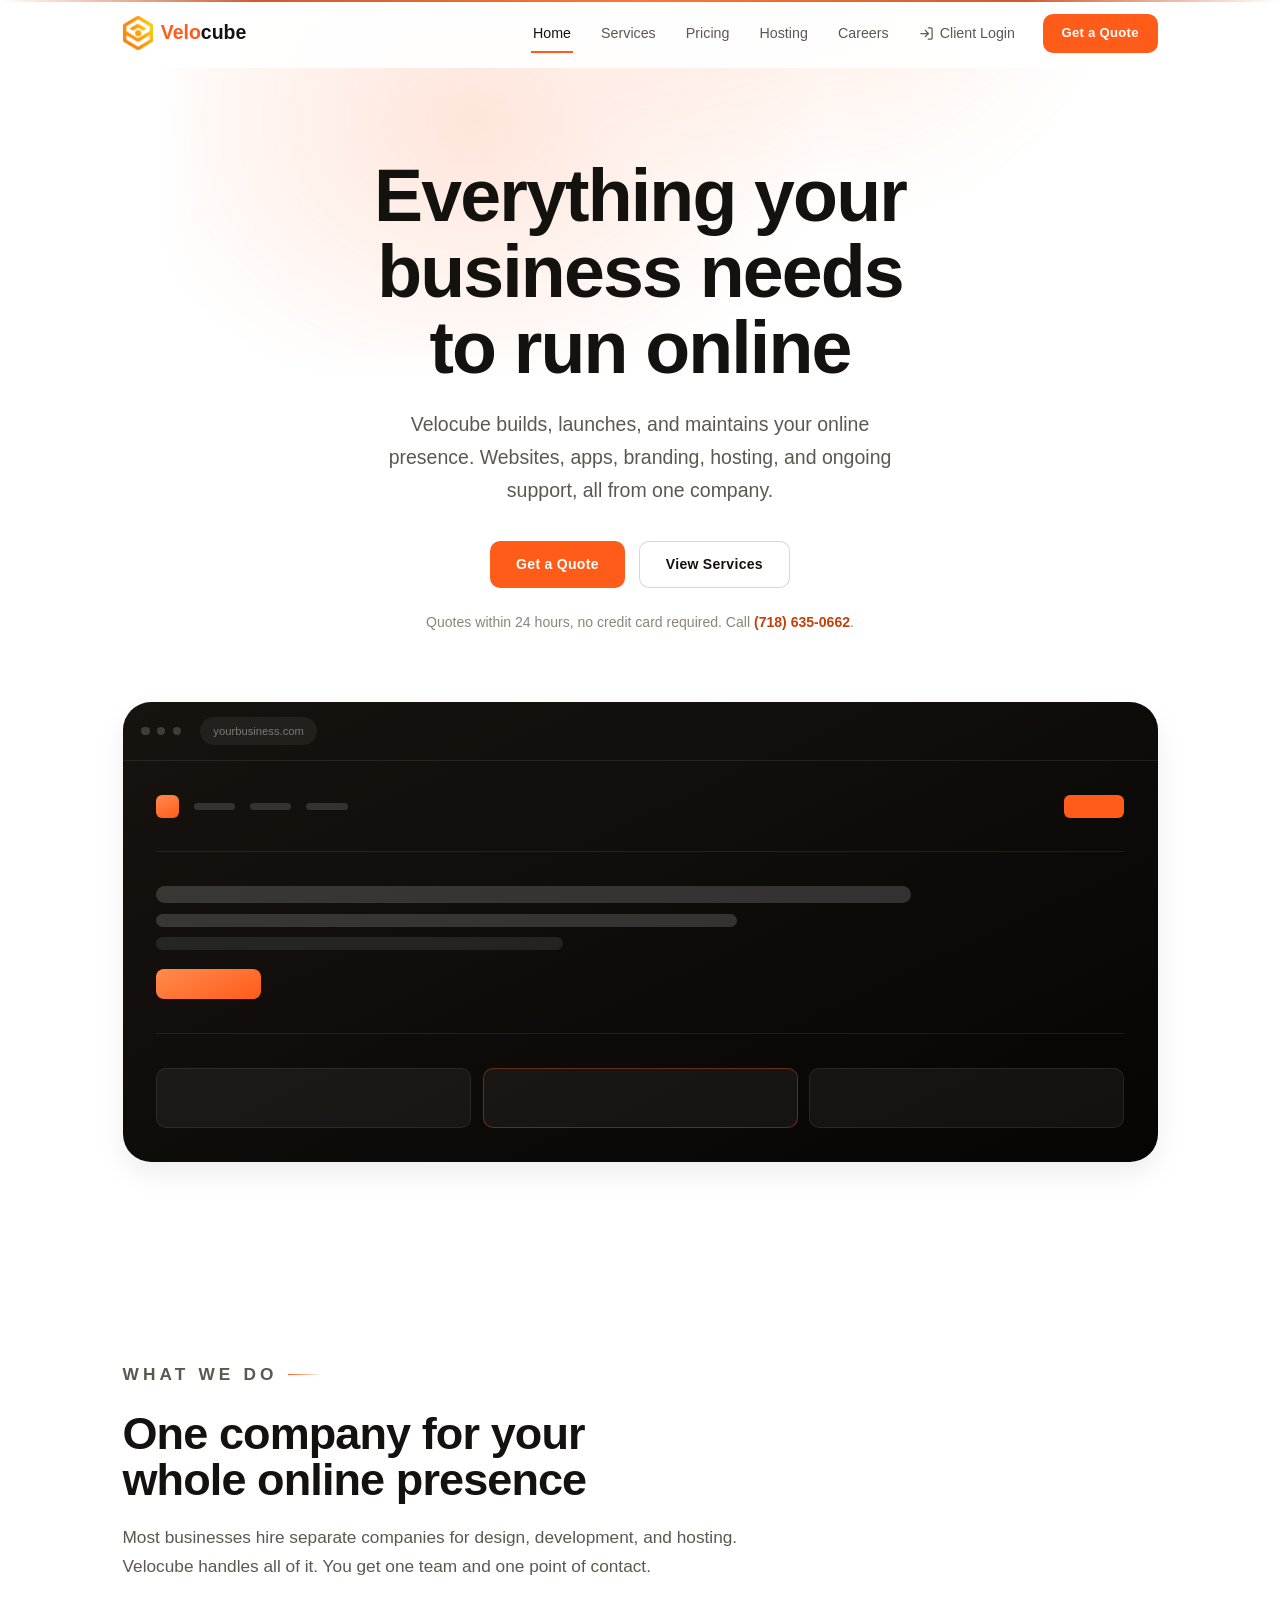
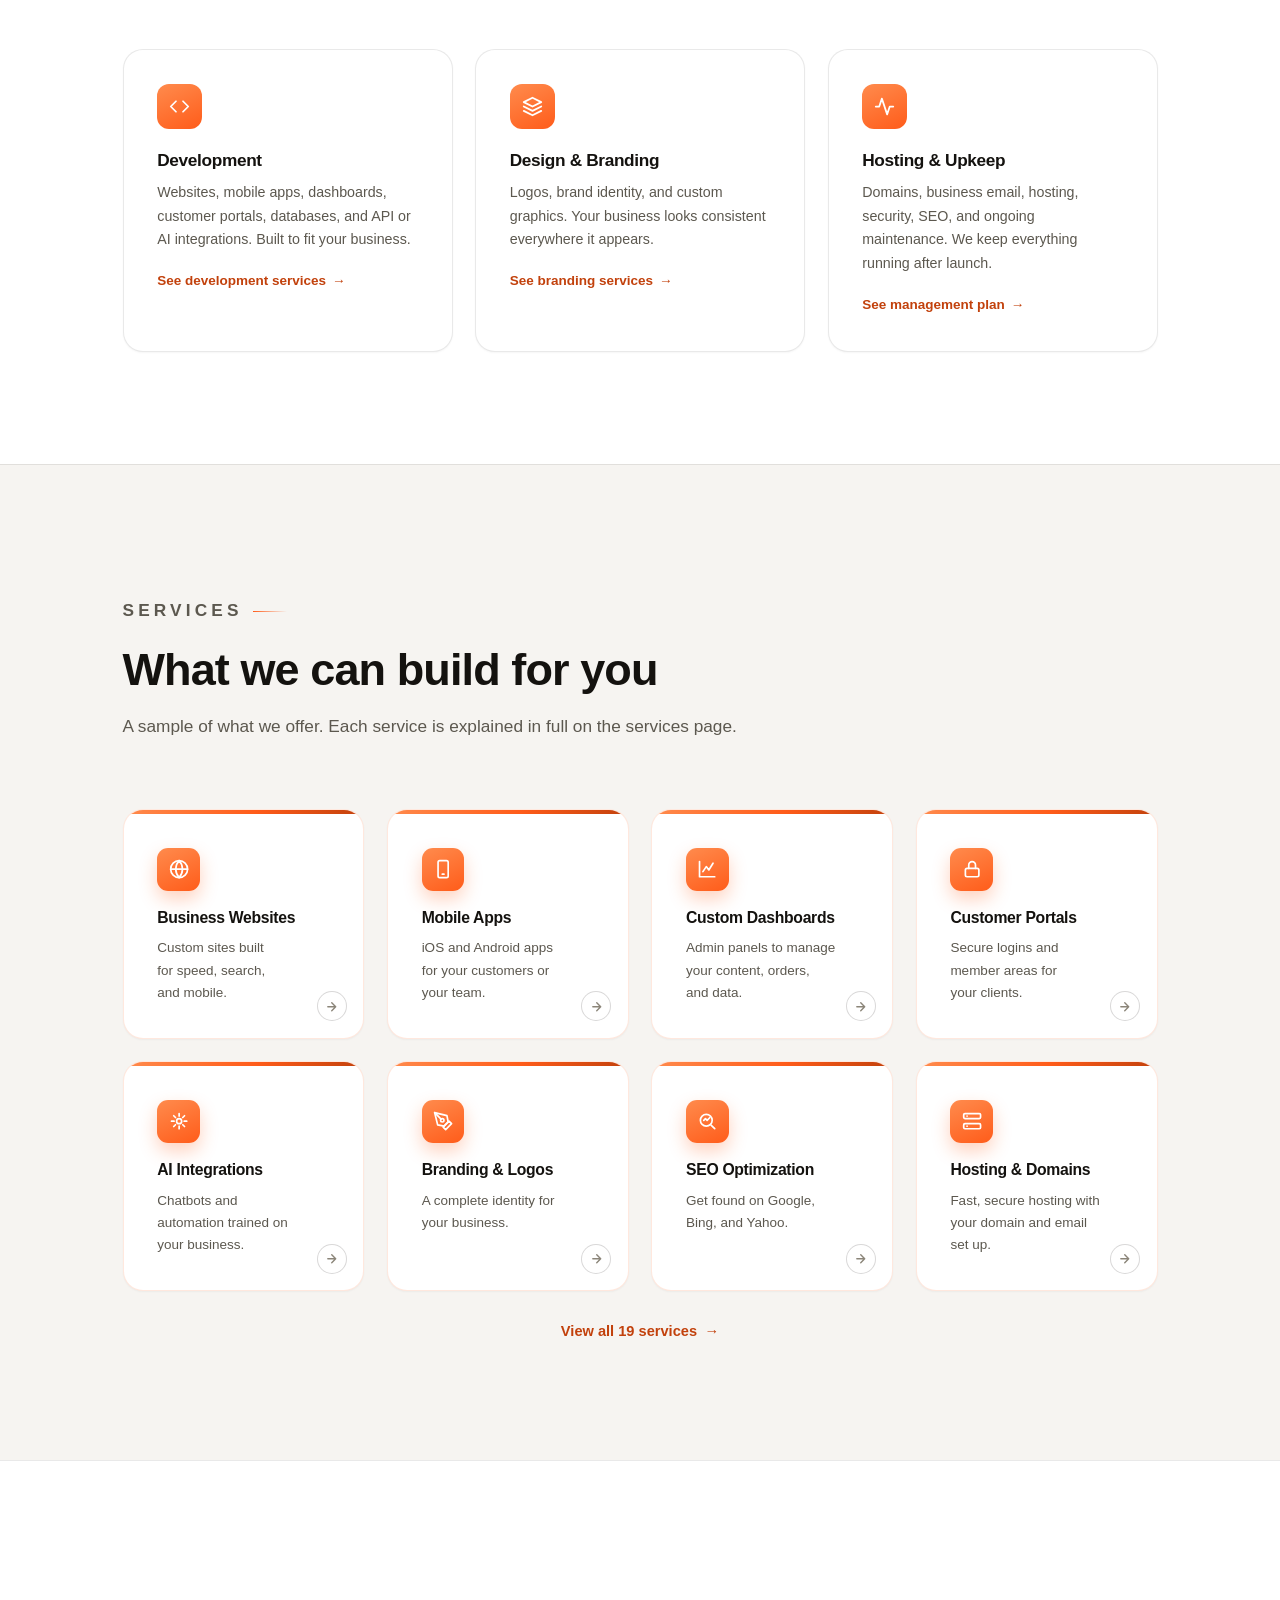
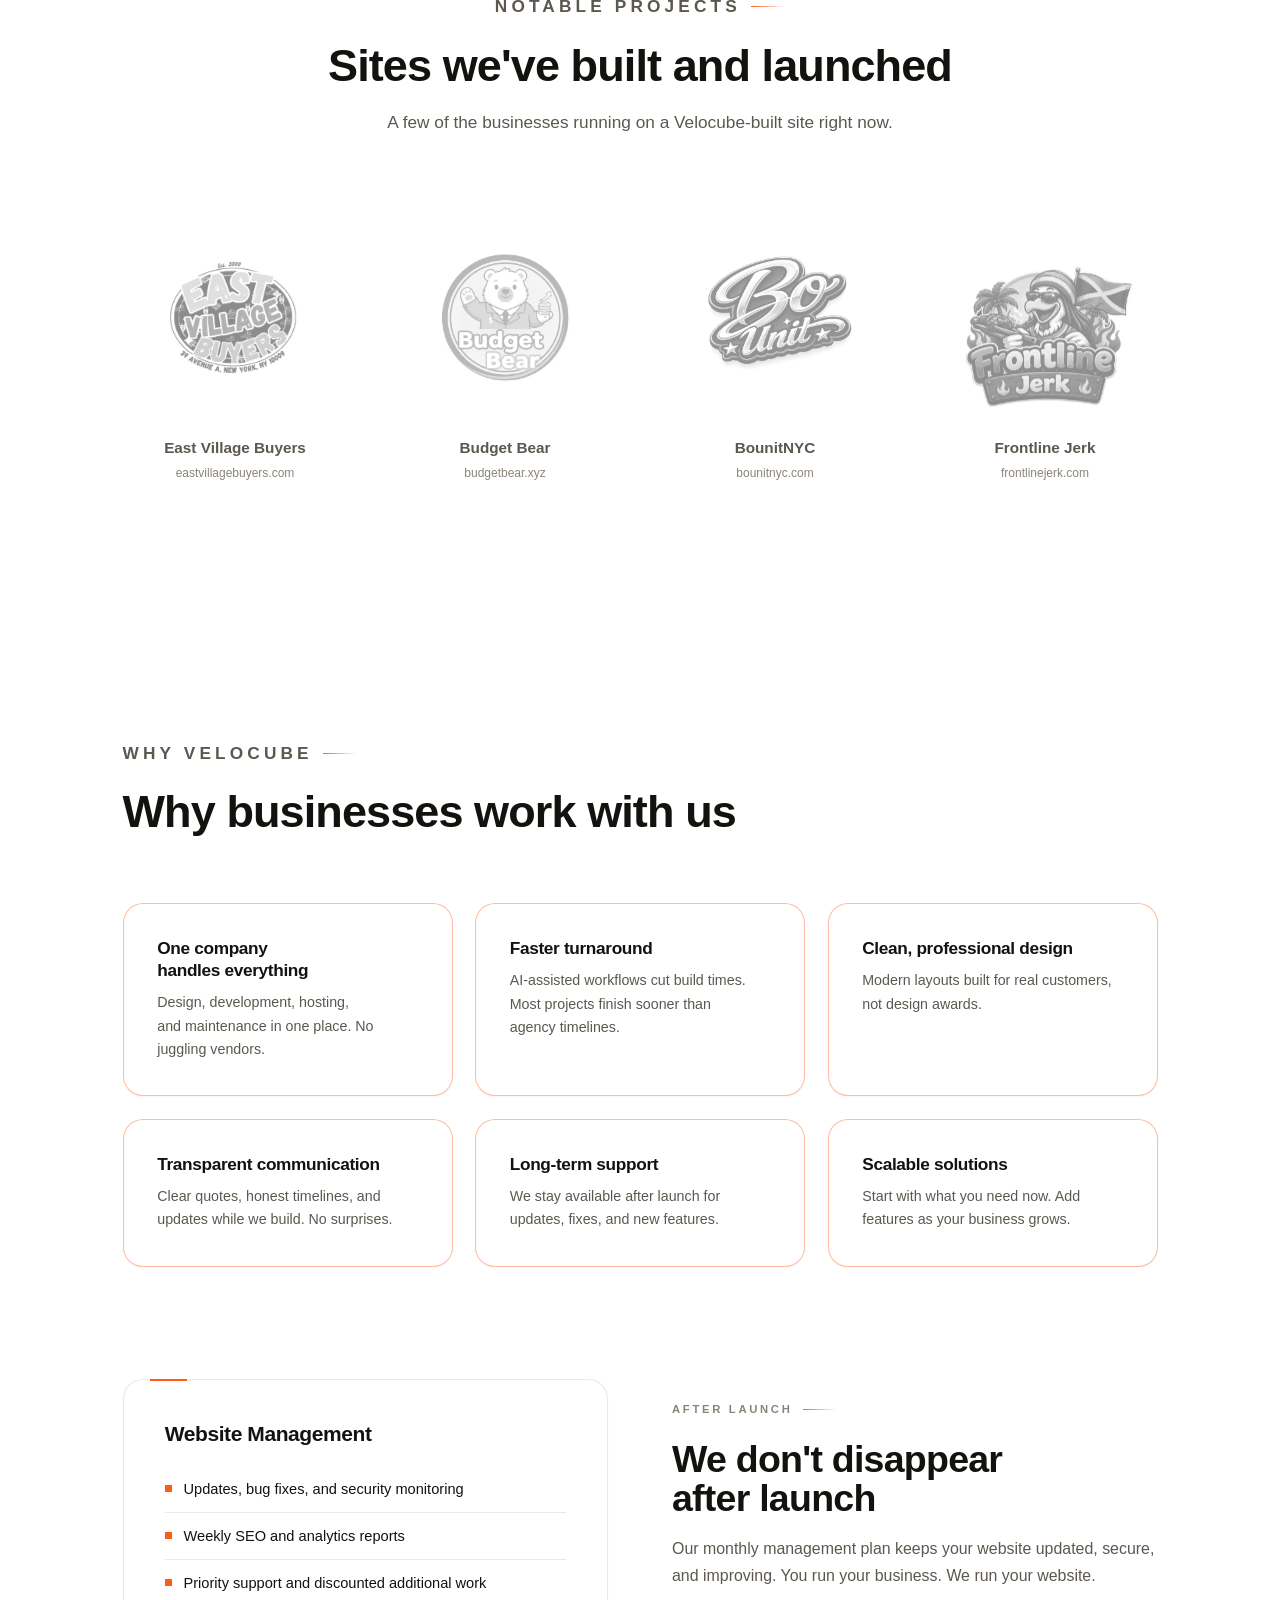
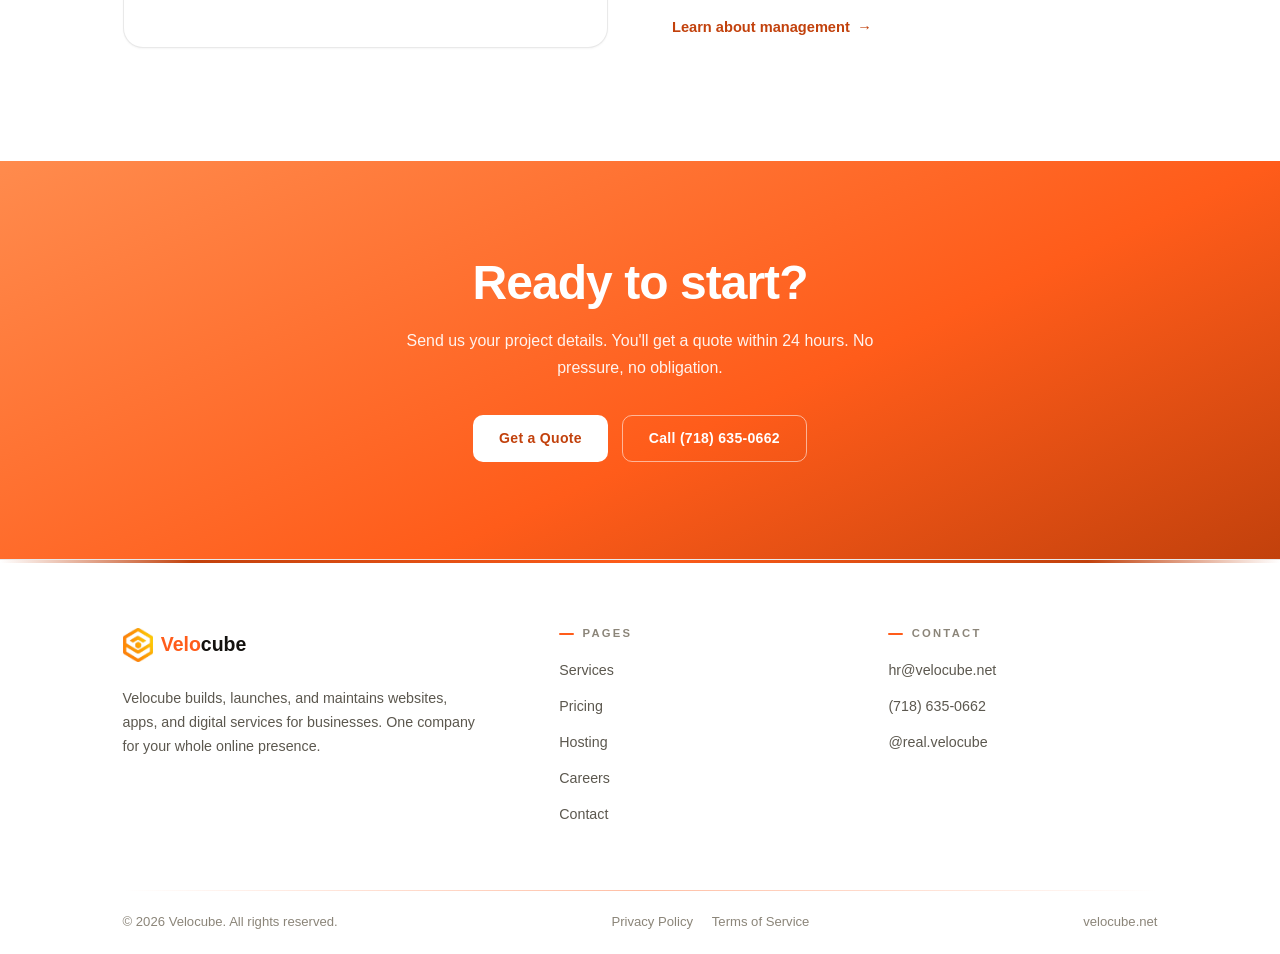
<file: index.html>
<!DOCTYPE html>
<html lang="en">
<head>
  <meta charset="UTF-8">
  <meta name="viewport" content="width=device-width, initial-scale=1.0">

  <title>Velocube | Websites, Apps &amp; Digital Services for Business</title>
  <meta name="description" content="Velocube builds, launches, and maintains your online presence. Websites, apps, branding, hosting, and ongoing support from one company. Quotes within 24 hours.">
  <link rel="canonical" href="https://velocube.net/">
  <meta name="robots" content="index, follow">

  <!-- Open Graph -->
  <meta property="og:type" content="website">
  <meta property="og:url" content="https://velocube.net/">
  <meta property="og:site_name" content="Velocube">
  <meta property="og:title" content="Velocube | Websites, Apps &amp; Digital Services for Business">
  <meta property="og:description" content="Websites, apps, branding, hosting, and ongoing support from one company. Quotes within 24 hours.">
  <meta property="og:image" content="https://velocube.net/assets/og-image.png">
  <meta property="og:image:width" content="1200">
  <meta property="og:image:height" content="630">

  <!-- Twitter Card -->
  <meta name="twitter:card" content="summary_large_image">
  <meta name="twitter:title" content="Velocube | Websites, Apps &amp; Digital Services for Business">
  <meta name="twitter:description" content="Websites, apps, branding, hosting, and ongoing support from one company. Quotes within 24 hours.">
  <meta name="twitter:image" content="https://velocube.net/assets/og-image.png">

  <link rel="icon" type="image/png" href="assets/favicon.png">
  <link rel="apple-touch-icon" href="assets/apple-touch-icon.png">

  <!-- Fonts: Clash Display + Switzer (Fontshare) -->
  <link rel="preconnect" href="https://api.fontshare.com" crossorigin>
  <link rel="preconnect" href="https://cdn.fontshare.com" crossorigin>
  <link href="https://api.fontshare.com/v2/css?f[]=clash-display@500,600&amp;f[]=switzer@400,500,600&amp;f[]=boska@400,500i&amp;display=swap" rel="stylesheet">

  <link rel="stylesheet" href="css/site.css">

  <!-- Structured data -->
  <script type="application/ld+json">
  {
    "@context": "https://schema.org",
    "@type": "ProfessionalService",
    "name": "Velocube",
    "url": "https://velocube.net/",
    "logo": "https://velocube.net/assets/Velocube.webp",
    "image": "https://velocube.net/assets/og-image.png",
    "description": "Velocube builds, launches, and maintains websites, apps, and digital services for businesses. Development, branding, hosting, and ongoing maintenance from one company.",
    "email": "hr@velocube.net",
    "telephone": "+1-718-635-0662",
    "priceRange": "$25 - $6,500+",
    "areaServed": "New York",
    "sameAs": ["https://www.instagram.com/real.velocube"]
  }
  </script>
  <script type="application/ld+json">
  {
    "@context": "https://schema.org",
    "@type": "WebSite",
    "name": "Velocube",
    "url": "https://velocube.net/"
  }
  </script>
</head>
<body class="home-theme">
  <a class="skip-link" href="#main">Skip to main content</a>

  <!-- ================= Header ================= -->
  <header class="site-header">
    <div class="container">
      <a class="brand" href="index.html" aria-label="Velocube home">
        <img src="assets/glyph.png" alt="" width="274" height="315">
        <span class="brand-word"><span class="bw-velo">Velo</span>cube</span>
      </a>

      <button class="nav-toggle" aria-expanded="false" aria-controls="nav-menu" aria-label="Toggle navigation menu">
        <span></span><span></span><span></span>
      </button>

      <nav id="nav-menu" class="nav-menu" aria-label="Main navigation">
        <a href="index.html" aria-current="page">Home</a>
        <a href="services.html">Services</a>
        <a href="pricing.html">Pricing</a>
        <a href="management.html">Hosting</a>
        <a href="careers.html">Careers</a>
        <a class="nav-login" href="portal/">Client Login</a>
        <a class="btn btn-primary" href="contact.html">Get a Quote</a>
      </nav>
    </div>
  </header>

  <main id="main">
    <!-- ================= Hero ================= -->
    <section class="light-hero">
      <div class="container">
        <h1>Everything your business needs to run online</h1>
        <p class="lede">Velocube builds, launches, and maintains your online presence. Websites, apps, branding, hosting, and ongoing support, all from one company.</p>
        <div class="hero-ctas">
          <a class="btn btn-primary" href="contact.html">Get a Quote</a>
          <a class="btn btn-ghost" href="services.html">View Services</a>
        </div>
        <p class="hero-note">Quotes within 24 hours, no credit card required. Call <a href="tel:+17186350662">(718) 635-0662</a>.</p>

        <figure class="hero-showcase" data-reveal aria-hidden="true">
          <div class="showcase-bar">
            <span class="dot"></span><span class="dot"></span><span class="dot"></span>
            <span class="showcase-url">yourbusiness.com</span>
          </div>
          <div class="showcase-screen">
            <div class="mock-nav">
              <span class="mock-logo"></span>
              <span class="mock-link"></span>
              <span class="mock-link"></span>
              <span class="mock-link"></span>
              <span class="mock-btn"></span>
            </div>
            <div class="mock-hero">
              <span class="mock-line lg"></span>
              <span class="mock-line md"></span>
              <span class="mock-line sm"></span>
              <span class="mock-cta"></span>
            </div>
            <div class="mock-cards">
              <span class="mock-card"></span>
              <span class="mock-card"></span>
              <span class="mock-card"></span>
            </div>
          </div>
        </figure>
      </div>
    </section>

    <!-- ================= What we do ================= -->
    <section class="section">
      <div class="container">
        <div class="section-head" data-reveal>
          <p class="eyebrow">What We Do</p>
          <h2>One company for your whole online presence</h2>
          <p>Most businesses hire separate companies for design, development, and hosting. Velocube handles all of it. You get one team and one point of contact.</p>
        </div>

        <div class="feature-grid-light" data-reveal-group>
          <div class="feature-card-light" data-reveal>
            <span class="icon-badge">
              <svg viewBox="0 0 24 24" fill="none" stroke="currentColor" stroke-width="2" stroke-linecap="round" stroke-linejoin="round" aria-hidden="true"><polyline points="16 18 22 12 16 6"/><polyline points="8 6 2 12 8 18"/></svg>
            </span>
            <h3>Development</h3>
            <p>Websites, mobile apps, dashboards, customer portals, databases, and API or AI integrations. Built to fit your business.</p>
            <a class="card-link" href="services.html#websites">See development services</a>
          </div>
          <div class="feature-card-light" data-reveal>
            <span class="icon-badge">
              <svg viewBox="0 0 24 24" fill="none" stroke="currentColor" stroke-width="2" stroke-linecap="round" stroke-linejoin="round" aria-hidden="true"><path d="M12 2 2 7l10 5 10-5-10-5z"/><path d="M2 17l10 5 10-5"/><path d="M2 12l10 5 10-5"/></svg>
            </span>
            <h3>Design &amp; Branding</h3>
            <p>Logos, brand identity, and custom graphics. Your business looks consistent everywhere it appears.</p>
            <a class="card-link" href="services.html#branding">See branding services</a>
          </div>
          <div class="feature-card-light" data-reveal>
            <span class="icon-badge">
              <svg viewBox="0 0 24 24" fill="none" stroke="currentColor" stroke-width="2" stroke-linecap="round" stroke-linejoin="round" aria-hidden="true"><path d="M22 12h-4l-3 9L9 3l-3 9H2"/></svg>
            </span>
            <h3>Hosting &amp; Upkeep</h3>
            <p>Domains, business email, hosting, security, SEO, and ongoing maintenance. We keep everything running after launch.</p>
            <a class="card-link" href="management.html">See management plan</a>
          </div>
        </div>
      </div>
    </section>

    <!-- ================= Services overview ================= -->
    <section class="section section-rule" style="padding-top: var(--section-pad); background: var(--hbg-soft);">
      <div class="container">
        <div class="section-head" data-reveal>
          <p class="eyebrow">Services</p>
          <h2>What we can build for you</h2>
          <p>A sample of what we offer. Each service is explained in full on the services page.</p>
        </div>

        <div class="feature-grid-light cols-4" data-reveal-group>
          <a class="feature-card-light svc-mini" href="services.html#websites" data-reveal>
            <span class="icon-badge"><svg viewBox="0 0 24 24" fill="none" stroke="currentColor" stroke-width="2" stroke-linecap="round" stroke-linejoin="round" aria-hidden="true"><circle cx="12" cy="12" r="10"/><path d="M2 12h20M12 2a15.3 15.3 0 0 1 4 10 15.3 15.3 0 0 1-4 10 15.3 15.3 0 0 1-4-10 15.3 15.3 0 0 1 4-10z"/></svg></span>
            <h3>Business Websites</h3>
            <p>Custom sites built for speed, search, and mobile.</p>
            <span class="go-arrow" aria-hidden="true"><svg viewBox="0 0 24 24" fill="none" stroke="currentColor" stroke-width="2.5" stroke-linecap="round" stroke-linejoin="round"><path d="M5 12h14M12 5l7 7-7 7"/></svg></span>
          </a>
          <a class="feature-card-light svc-mini" href="services.html#apps" data-reveal>
            <span class="icon-badge"><svg viewBox="0 0 24 24" fill="none" stroke="currentColor" stroke-width="2" stroke-linecap="round" stroke-linejoin="round" aria-hidden="true"><rect x="6" y="2" width="12" height="20" rx="2"/><path d="M11 18h2"/></svg></span>
            <h3>Mobile Apps</h3>
            <p>iOS and Android apps for your customers or your team.</p>
            <span class="go-arrow" aria-hidden="true"><svg viewBox="0 0 24 24" fill="none" stroke="currentColor" stroke-width="2.5" stroke-linecap="round" stroke-linejoin="round"><path d="M5 12h14M12 5l7 7-7 7"/></svg></span>
          </a>
          <a class="feature-card-light svc-mini" href="services.html#dashboards" data-reveal>
            <span class="icon-badge"><svg viewBox="0 0 24 24" fill="none" stroke="currentColor" stroke-width="2" stroke-linecap="round" stroke-linejoin="round" aria-hidden="true"><path d="M3 3v18h18"/><path d="M7 15l4-6 3 4 5-8"/></svg></span>
            <h3>Custom Dashboards</h3>
            <p>Admin panels to manage your content, orders, and data.</p>
            <span class="go-arrow" aria-hidden="true"><svg viewBox="0 0 24 24" fill="none" stroke="currentColor" stroke-width="2.5" stroke-linecap="round" stroke-linejoin="round"><path d="M5 12h14M12 5l7 7-7 7"/></svg></span>
          </a>
          <a class="feature-card-light svc-mini" href="services.html#portals" data-reveal>
            <span class="icon-badge"><svg viewBox="0 0 24 24" fill="none" stroke="currentColor" stroke-width="2" stroke-linecap="round" stroke-linejoin="round" aria-hidden="true"><rect x="4" y="11" width="16" height="10" rx="2"/><path d="M8 11V7a4 4 0 0 1 8 0v4"/></svg></span>
            <h3>Customer Portals</h3>
            <p>Secure logins and member areas for your clients.</p>
            <span class="go-arrow" aria-hidden="true"><svg viewBox="0 0 24 24" fill="none" stroke="currentColor" stroke-width="2.5" stroke-linecap="round" stroke-linejoin="round"><path d="M5 12h14M12 5l7 7-7 7"/></svg></span>
          </a>
          <a class="feature-card-light svc-mini" href="services.html#ai" data-reveal>
            <span class="icon-badge"><svg viewBox="0 0 24 24" fill="none" stroke="currentColor" stroke-width="2" stroke-linecap="round" stroke-linejoin="round" aria-hidden="true"><path d="M12 3v3M12 18v3M3 12h3M18 12h3M5.6 5.6l2.1 2.1M16.3 16.3l2.1 2.1M18.4 5.6l-2.1 2.1M7.7 16.3l-2.1 2.1"/><circle cx="12" cy="12" r="3"/></svg></span>
            <h3>AI Integrations</h3>
            <p>Chatbots and automation trained on your business.</p>
            <span class="go-arrow" aria-hidden="true"><svg viewBox="0 0 24 24" fill="none" stroke="currentColor" stroke-width="2.5" stroke-linecap="round" stroke-linejoin="round"><path d="M5 12h14M12 5l7 7-7 7"/></svg></span>
          </a>
          <a class="feature-card-light svc-mini" href="services.html#branding" data-reveal>
            <span class="icon-badge"><svg viewBox="0 0 24 24" fill="none" stroke="currentColor" stroke-width="2" stroke-linecap="round" stroke-linejoin="round" aria-hidden="true"><path d="M12 19l7-7 3 3-7 7-3-3z"/><path d="M18 13l-1.5-7.5L2 2l3.5 14.5L13 18l5-5z"/><path d="M2 2l7.586 7.586"/><circle cx="11" cy="11" r="2"/></svg></span>
            <h3>Branding &amp; Logos</h3>
            <p>A complete identity for your business.</p>
            <span class="go-arrow" aria-hidden="true"><svg viewBox="0 0 24 24" fill="none" stroke="currentColor" stroke-width="2.5" stroke-linecap="round" stroke-linejoin="round"><path d="M5 12h14M12 5l7 7-7 7"/></svg></span>
          </a>
          <a class="feature-card-light svc-mini" href="services.html#seo" data-reveal>
            <span class="icon-badge"><svg viewBox="0 0 24 24" fill="none" stroke="currentColor" stroke-width="2" stroke-linecap="round" stroke-linejoin="round" aria-hidden="true"><circle cx="11" cy="11" r="7"/><path d="m21 21-4.35-4.35"/><path d="M8 11l2-2 2 2 3-3"/></svg></span>
            <h3>SEO Optimization</h3>
            <p>Get found on Google, Bing, and Yahoo.</p>
            <span class="go-arrow" aria-hidden="true"><svg viewBox="0 0 24 24" fill="none" stroke="currentColor" stroke-width="2.5" stroke-linecap="round" stroke-linejoin="round"><path d="M5 12h14M12 5l7 7-7 7"/></svg></span>
          </a>
          <a class="feature-card-light svc-mini" href="services.html#hosting" data-reveal>
            <span class="icon-badge"><svg viewBox="0 0 24 24" fill="none" stroke="currentColor" stroke-width="2" stroke-linecap="round" stroke-linejoin="round" aria-hidden="true"><rect x="2" y="3" width="20" height="6" rx="1.5"/><rect x="2" y="15" width="20" height="6" rx="1.5"/><path d="M6 6h.01M6 18h.01"/></svg></span>
            <h3>Hosting &amp; Domains</h3>
            <p>Fast, secure hosting with your domain and email set up.</p>
            <span class="go-arrow" aria-hidden="true"><svg viewBox="0 0 24 24" fill="none" stroke="currentColor" stroke-width="2.5" stroke-linecap="round" stroke-linejoin="round"><path d="M5 12h14M12 5l7 7-7 7"/></svg></span>
          </a>
        </div>

        <p style="margin-top: 1.75rem; text-align: center;" data-reveal>
          <a class="arrow-link" href="services.html">View all 19 services</a>
        </p>
      </div>
    </section>

    <!-- ================= Notable Projects ================= -->
    <section class="section section-rule">
      <div class="container">
        <div class="section-head" style="text-align: center; margin-inline: auto;" data-reveal>
          <p class="eyebrow" style="justify-content: center;">Notable Projects</p>
          <h2>Sites we've built and launched</h2>
          <p>A few of the businesses running on a Velocube-built site right now.</p>
        </div>

        <div class="notable-grid" data-reveal-group>
          <a class="notable-item" href="https://eastvillagebuyers.com" target="_blank" rel="noopener" data-reveal>
            <img src="assets/notable-projects/east-village-buyers.png" alt="East Village Buyers logo" loading="lazy" width="500" height="500">
            <span class="notable-name">East Village Buyers</span>
            <span class="notable-domain">eastvillagebuyers.com</span>
          </a>
          <a class="notable-item" href="https://budgetbear.xyz" target="_blank" rel="noopener" data-reveal>
            <img src="assets/notable-projects/budget-bear.png" alt="Budget Bear logo" loading="lazy" width="640" height="640">
            <span class="notable-name">Budget Bear</span>
            <span class="notable-domain">budgetbear.xyz</span>
          </a>
          <a class="notable-item" href="https://bounitnyc.com" target="_blank" rel="noopener" data-reveal>
            <img src="assets/notable-projects/bounit-nyc.png" alt="BounitNYC logo" loading="lazy" width="640" height="640">
            <span class="notable-name">BounitNYC</span>
            <span class="notable-domain">bounitnyc.com</span>
          </a>
          <a class="notable-item" href="https://frontlinejerk.com" target="_blank" rel="noopener" data-reveal>
            <img src="assets/notable-projects/frontline-jerk.png" alt="Frontline Jerk logo" loading="lazy" width="640" height="512">
            <span class="notable-name">Frontline Jerk</span>
            <span class="notable-domain">frontlinejerk.com</span>
          </a>
        </div>
      </div>
    </section>

    <!-- ================= Why choose ================= -->
    <section class="section">
      <div class="container">
        <div class="section-head" data-reveal>
          <p class="eyebrow">Why Velocube</p>
          <h2>Why businesses work with us</h2>
        </div>

        <div class="feature-grid-light" data-reveal-group>
          <div class="feature-card-light why-card" data-reveal>
            <h3>One company handles everything</h3>
            <p>Design, development, hosting, and maintenance in one place. No juggling vendors.</p>
          </div>
          <div class="feature-card-light why-card" data-reveal>
            <h3>Faster turnaround</h3>
            <p>AI-assisted workflows cut build times. Most projects finish sooner than agency timelines.</p>
          </div>
          <div class="feature-card-light why-card" data-reveal>
            <h3>Clean, professional design</h3>
            <p>Modern layouts built for real customers, not design awards.</p>
          </div>
          <div class="feature-card-light why-card" data-reveal>
            <h3>Transparent communication</h3>
            <p>Clear quotes, honest timelines, and updates while we build. No surprises.</p>
          </div>
          <div class="feature-card-light why-card" data-reveal>
            <h3>Long-term support</h3>
            <p>We stay available after launch for updates, fixes, and new features.</p>
          </div>
          <div class="feature-card-light why-card" data-reveal>
            <h3>Scalable solutions</h3>
            <p>Start with what you need now. Add features as your business grows.</p>
          </div>
        </div>
      </div>
    </section>

    <!-- ================= Management teaser ================= -->
    <section class="section" style="padding-top: 0;">
      <div class="container split">
        <div class="panel" data-reveal>
          <h3>Website Management</h3>
          <ul class="check-list" style="margin-top: 1.25rem;">
            <li>Updates, bug fixes, and security monitoring</li>
            <li>Weekly SEO and analytics reports</li>
            <li>Priority support and discounted additional work</li>
          </ul>
        </div>
        <div data-reveal>
          <p class="eyebrow">After Launch</p>
          <h2>We don't disappear after launch</h2>
          <p>Our monthly management plan keeps your website updated, secure, and improving. You run your business. We run your website.</p>
          <a class="arrow-link" href="management.html">Learn about management</a>
        </div>
      </div>
    </section>

    <!-- ================= CTA ================= -->
    <section class="cta-band">
      <div class="container" data-reveal>
        <h2>Ready to start?</h2>
        <p>Send us your project details. You'll get a quote within 24 hours. No pressure, no obligation.</p>
        <div class="hero-ctas">
          <a class="btn btn-primary" href="contact.html">Get a Quote</a>
          <a class="btn btn-ghost" href="tel:+17186350662">Call (718) 635-0662</a>
        </div>
      </div>
    </section>
  </main>

  <!-- ================= Footer ================= -->
  <footer class="site-footer">
    <div class="container">
      <div class="footer-grid">
        <div class="footer-brand">
          <a class="brand" href="index.html" aria-label="Velocube home">
            <img src="assets/glyph.png" alt="" width="274" height="315" loading="lazy">
            <span class="brand-word"><span class="bw-velo">Velo</span>cube</span>
          </a>
          <p>Velocube builds, launches, and maintains websites, apps, and digital services for businesses. One company for your whole online presence.</p>
        </div>
        <nav class="footer-col" aria-label="Footer navigation">
          <h4>Pages</h4>
          <ul>
            <li><a href="services.html">Services</a></li>
            <li><a href="pricing.html">Pricing</a></li>
            <li><a href="management.html">Hosting</a></li>
            <li><a href="careers.html">Careers</a></li>
            <li><a href="contact.html">Contact</a></li>
          </ul>
        </nav>
        <div class="footer-col">
          <h4>Contact</h4>
          <ul>
            <li><a href="mailto:hr@velocube.net">hr@velocube.net</a></li>
            <li><a href="tel:+17186350662">(718) 635-0662</a></li>
            <li><a href="https://www.instagram.com/real.velocube" target="_blank" rel="noopener">@real.velocube</a></li>
          </ul>
        </div>
      </div>
      <div class="footer-bottom">
        <p>&copy; <span id="year">2026</span> Velocube. All rights reserved.</p>
        <nav class="footer-legal" aria-label="Legal">
          <a href="privacy.html">Privacy Policy</a>
          <a href="terms.html">Terms of Service</a>
        </nav>
        <p>velocube.net</p>
      </div>
    </div>
  </footer>

  <script src="js/site.js" defer></script>
</body>
</html>
</file>
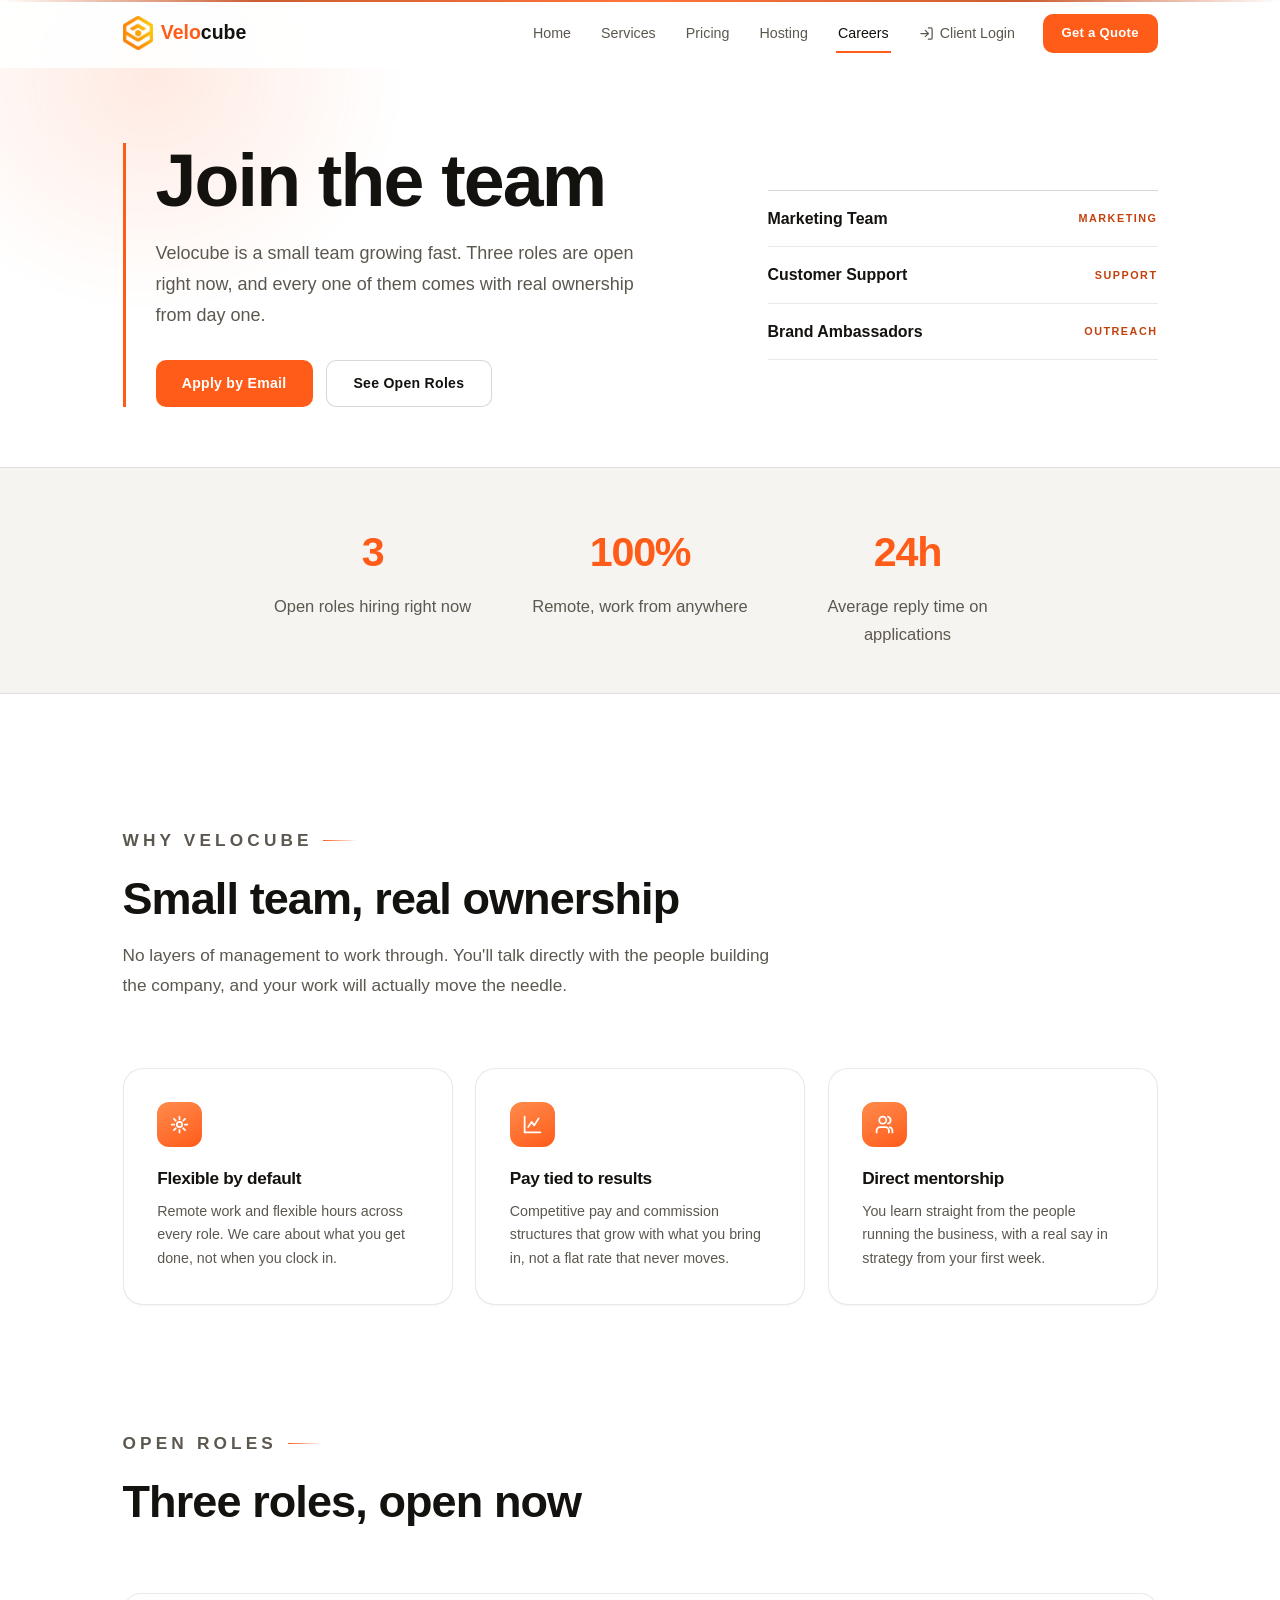
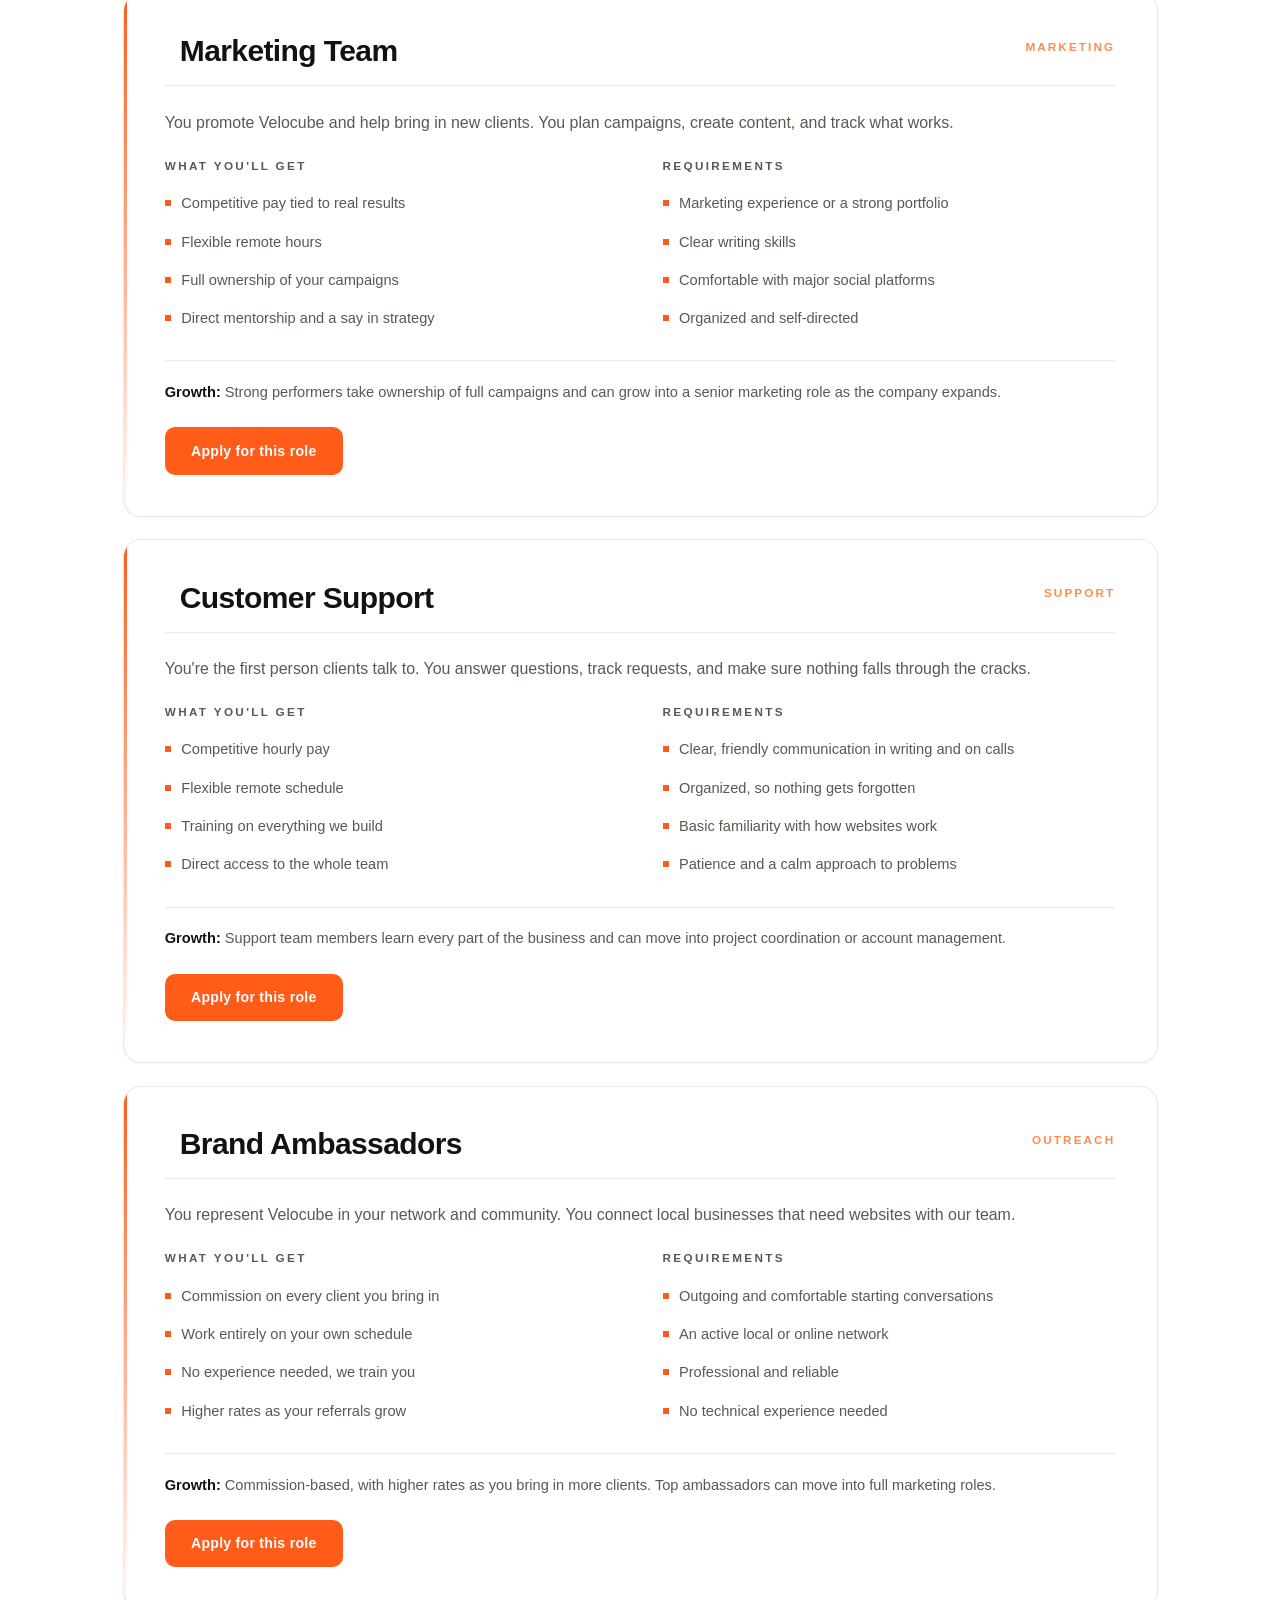
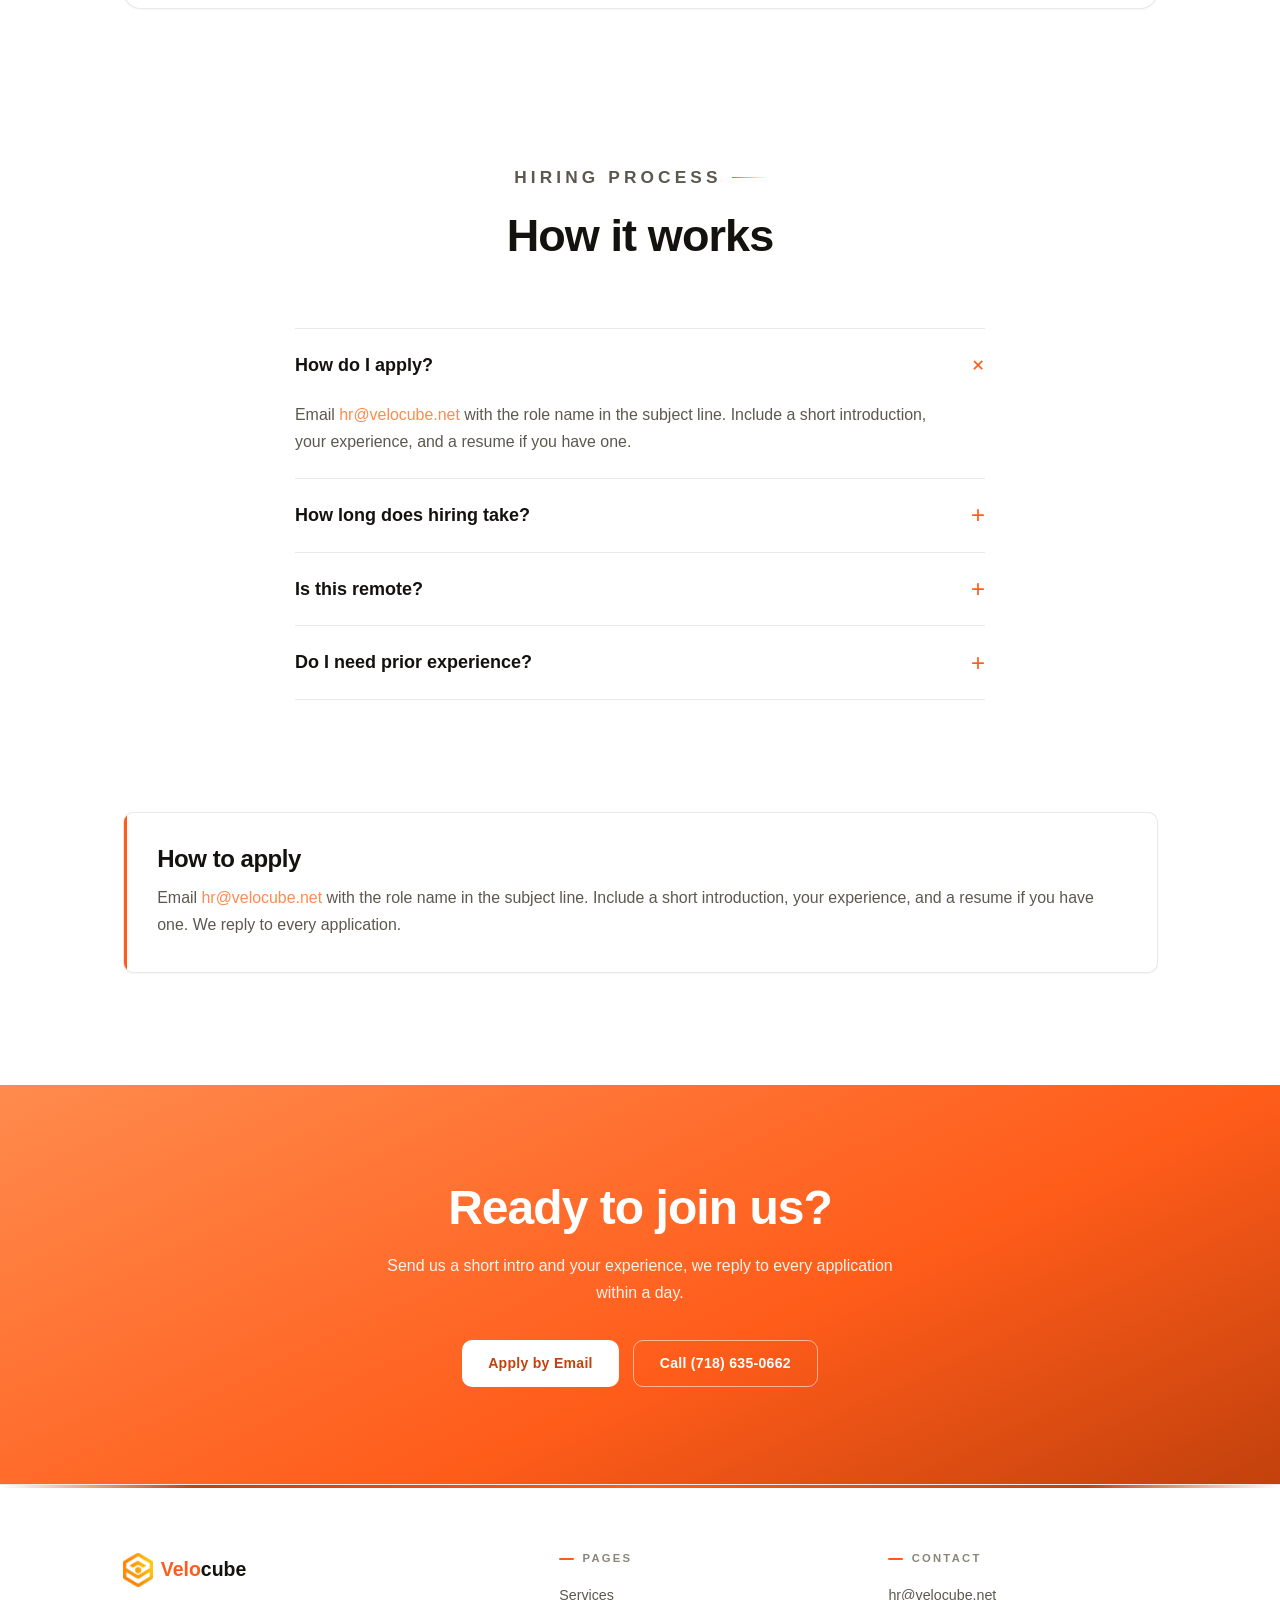
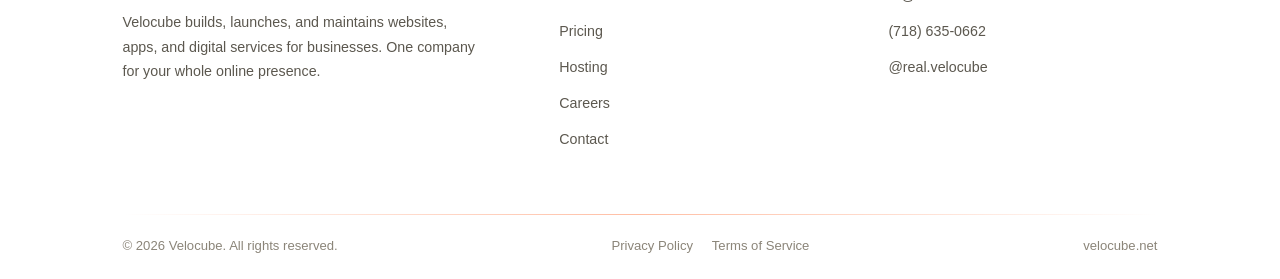
<file: careers.html>
<!DOCTYPE html>
<html lang="en">
<head>
  <meta charset="UTF-8">
  <meta name="viewport" content="width=device-width, initial-scale=1.0">

  <title>Careers | Velocube</title>
  <meta name="description" content="Velocube is hiring: Marketing Team, Customer Support, and Brand Ambassadors. See responsibilities, requirements, and how to apply.">
  <link rel="canonical" href="https://velocube.net/careers.html">
  <meta name="robots" content="index, follow">

  <meta property="og:type" content="website">
  <meta property="og:url" content="https://velocube.net/careers.html">
  <meta property="og:site_name" content="Velocube">
  <meta property="og:title" content="Careers | Velocube">
  <meta property="og:description" content="Velocube is hiring: Marketing Team, Customer Support, and Brand Ambassadors.">
  <meta property="og:image" content="https://velocube.net/assets/og-image.png">

  <meta name="twitter:card" content="summary_large_image">
  <meta name="twitter:title" content="Careers | Velocube">
  <meta name="twitter:description" content="Velocube is hiring: Marketing Team, Customer Support, and Brand Ambassadors.">
  <meta name="twitter:image" content="https://velocube.net/assets/og-image.png">

  <link rel="icon" type="image/png" href="assets/favicon.png">
  <link rel="apple-touch-icon" href="assets/apple-touch-icon.png">

  <link rel="preconnect" href="https://api.fontshare.com" crossorigin>
  <link rel="preconnect" href="https://cdn.fontshare.com" crossorigin>
  <link href="https://api.fontshare.com/v2/css?f[]=clash-display@500,600&amp;f[]=switzer@400,500,600&amp;f[]=boska@400,500i&amp;display=swap" rel="stylesheet">

  <link rel="stylesheet" href="css/site.css">
</head>
<body class="home-theme">
  <a class="skip-link" href="#main">Skip to main content</a>

  <header class="site-header">
    <div class="container">
      <a class="brand" href="index.html" aria-label="Velocube home">
        <img src="assets/glyph.png" alt="" width="274" height="315">
        <span class="brand-word"><span class="bw-velo">Velo</span>cube</span>
      </a>
      <button class="nav-toggle" aria-expanded="false" aria-controls="nav-menu" aria-label="Toggle navigation menu">
        <span></span><span></span><span></span>
      </button>
      <nav id="nav-menu" class="nav-menu" aria-label="Main navigation">
        <a href="index.html">Home</a>
        <a href="services.html">Services</a>
        <a href="pricing.html">Pricing</a>
        <a href="management.html">Hosting</a>
        <a href="careers.html" aria-current="page">Careers</a>
        <a class="nav-login" href="portal/">Client Login</a>
        <a class="btn btn-primary" href="contact.html">Get a Quote</a>
      </nav>
    </div>
  </header>

  <main id="main">
    <!-- ================= Hero ================= -->
    <section class="hero-editorial">
      <div class="container">
        <div class="hero-copy">
          <h1>Join the team</h1>
          <p class="lede">Velocube is a small team growing fast. Three roles are open right now, and every one of them comes with real ownership from day one.</p>
          <div class="hero-ctas">
            <a class="btn btn-primary" href="mailto:hr@velocube.net">Apply by Email</a>
            <a class="btn btn-ghost" href="#roles">See Open Roles</a>
          </div>
        </div>

        <ul class="roles-list" aria-label="Open roles">
          <li><span class="rl-name">Marketing Team</span><span class="rl-tag">Marketing</span></li>
          <li><span class="rl-name">Customer Support</span><span class="rl-tag">Support</span></li>
          <li><span class="rl-name">Brand Ambassadors</span><span class="rl-tag">Outreach</span></li>
        </ul>
      </div>
    </section>

    <!-- ================= Quick stats ================= -->
    <section class="stat-band" style="padding-block: clamp(2.25rem, 4vw, 3rem);">
      <div class="container">
        <div class="feature-grid-light" style="max-width: 52rem; margin-inline: auto;" data-reveal-group>
          <div data-reveal>
            <p class="stat-num" style="font-size: clamp(2rem, 4vw, 2.75rem);">3</p>
            <p>Open roles hiring right now</p>
          </div>
          <div data-reveal style="--reveal-delay: 0.08s;">
            <p class="stat-num" style="font-size: clamp(2rem, 4vw, 2.75rem);">100%</p>
            <p>Remote, work from anywhere</p>
          </div>
          <div data-reveal style="--reveal-delay: 0.16s;">
            <p class="stat-num" style="font-size: clamp(2rem, 4vw, 2.75rem);">24h</p>
            <p>Average reply time on applications</p>
          </div>
        </div>
      </div>
    </section>

    <!-- ================= Why Velocube ================= -->
    <section class="section" style="padding-bottom: clamp(2.5rem, 5vw, 3.5rem);">
      <div class="container">
        <div class="section-head" data-reveal>
          <p class="eyebrow" style="justify-content: center;">Why Velocube</p>
          <h2>Small team, real ownership</h2>
          <p>No layers of management to work through. You'll talk directly with the people building the company, and your work will actually move the needle.</p>
        </div>

        <div class="feature-grid-light cols-3" data-reveal-group>
          <div class="feature-card-light" data-reveal>
            <span class="icon-badge"><svg viewBox="0 0 24 24" fill="none" stroke="currentColor" stroke-width="2" stroke-linecap="round" stroke-linejoin="round" aria-hidden="true"><path d="M12 3v3M12 18v3M3 12h3M18 12h3M5.6 5.6l2.1 2.1M16.3 16.3l2.1 2.1M18.4 5.6l-2.1 2.1M7.7 16.3l-2.1 2.1"/><circle cx="12" cy="12" r="3"/></svg></span>
            <h3>Flexible by default</h3>
            <p>Remote work and flexible hours across every role. We care about what you get done, not when you clock in.</p>
          </div>
          <div class="feature-card-light" data-reveal style="--reveal-delay: 0.08s;">
            <span class="icon-badge"><svg viewBox="0 0 24 24" fill="none" stroke="currentColor" stroke-width="2" stroke-linecap="round" stroke-linejoin="round" aria-hidden="true"><path d="M3 3v18h18"/><path d="M7 15l4-6 3 4 5-8"/></svg></span>
            <h3>Pay tied to results</h3>
            <p>Competitive pay and commission structures that grow with what you bring in, not a flat rate that never moves.</p>
          </div>
          <div class="feature-card-light" data-reveal style="--reveal-delay: 0.16s;">
            <span class="icon-badge"><svg viewBox="0 0 24 24" fill="none" stroke="currentColor" stroke-width="2" stroke-linecap="round" stroke-linejoin="round" aria-hidden="true"><path d="M17 21v-2a4 4 0 0 0-4-4H7a4 4 0 0 0-4 4v2"/><circle cx="10" cy="7" r="4"/><path d="M21 21v-2a4 4 0 0 0-3-3.87"/><path d="M16 3.13a4 4 0 0 1 0 7.75"/></svg></span>
            <h3>Direct mentorship</h3>
            <p>You learn straight from the people running the business, with a real say in strategy from your first week.</p>
          </div>
        </div>
      </div>
    </section>

    <!-- ================= Open roles ================= -->
    <section id="roles" class="section" style="padding-top: clamp(2.5rem, 5vw, 3.5rem);">
      <div class="container">
        <div class="section-head" data-reveal>
          <p class="eyebrow" style="justify-content: center;">Open Roles</p>
          <h2>Three roles, open now</h2>
        </div>

        <!-- ============ Marketing ============ -->
        <article class="role" data-reveal>
          <div class="role-head">
            <div style="display: flex; align-items: center; gap: 1rem;">
              <span class="icon-badge" style="margin-bottom: 0;"><svg viewBox="0 0 24 24" fill="none" stroke="currentColor" stroke-width="2" stroke-linecap="round" stroke-linejoin="round" aria-hidden="true"><path d="M3 11l18-5v12L3 14v-3z"/><path d="M11.6 16.8a3 3 0 1 1-5.2-3"/></svg></span>
              <h2>Marketing Team</h2>
            </div>
            <span class="role-type">Marketing</span>
          </div>
          <p class="text-dim" style="margin-bottom: 1.5rem;">You promote Velocube and help bring in new clients. You plan campaigns, create content, and track what works.</p>
          <div class="role-cols">
            <div>
              <h3>What You'll Get</h3>
              <ul>
                <li>Competitive pay tied to real results</li>
                <li>Flexible remote hours</li>
                <li>Full ownership of your campaigns</li>
                <li>Direct mentorship and a say in strategy</li>
              </ul>
            </div>
            <div>
              <h3>Requirements</h3>
              <ul>
                <li>Marketing experience or a strong portfolio</li>
                <li>Clear writing skills</li>
                <li>Comfortable with major social platforms</li>
                <li>Organized and self-directed</li>
              </ul>
            </div>
          </div>
          <p class="role-growth"><strong>Growth:</strong> Strong performers take ownership of full campaigns and can grow into a senior marketing role as the company expands.</p>
          <div class="hero-ctas" style="margin-top: 1.5rem;">
            <a class="btn btn-primary" href="mailto:hr@velocube.net?subject=Application: Marketing Team">Apply for this role</a>
          </div>
        </article>

        <!-- ============ Customer Support ============ -->
        <article class="role" data-reveal>
          <div class="role-head">
            <div style="display: flex; align-items: center; gap: 1rem;">
              <span class="icon-badge" style="margin-bottom: 0;"><svg viewBox="0 0 24 24" fill="none" stroke="currentColor" stroke-width="2" stroke-linecap="round" stroke-linejoin="round" aria-hidden="true"><path d="M3 11a9 9 0 0 1 18 0v6a3 3 0 0 1-3 3h-1v-8h4"/><path d="M3 17v-6h4v8H4a1 1 0 0 1-1-1z"/></svg></span>
              <h2>Customer Support</h2>
            </div>
            <span class="role-type">Support</span>
          </div>
          <p class="text-dim" style="margin-bottom: 1.5rem;">You're the first person clients talk to. You answer questions, track requests, and make sure nothing falls through the cracks.</p>
          <div class="role-cols">
            <div>
              <h3>What You'll Get</h3>
              <ul>
                <li>Competitive hourly pay</li>
                <li>Flexible remote schedule</li>
                <li>Training on everything we build</li>
                <li>Direct access to the whole team</li>
              </ul>
            </div>
            <div>
              <h3>Requirements</h3>
              <ul>
                <li>Clear, friendly communication in writing and on calls</li>
                <li>Organized, so nothing gets forgotten</li>
                <li>Basic familiarity with how websites work</li>
                <li>Patience and a calm approach to problems</li>
              </ul>
            </div>
          </div>
          <p class="role-growth"><strong>Growth:</strong> Support team members learn every part of the business and can move into project coordination or account management.</p>
          <div class="hero-ctas" style="margin-top: 1.5rem;">
            <a class="btn btn-primary" href="mailto:hr@velocube.net?subject=Application: Customer Support">Apply for this role</a>
          </div>
        </article>

        <!-- ============ Brand Ambassadors ============ -->
        <article class="role" data-reveal>
          <div class="role-head">
            <div style="display: flex; align-items: center; gap: 1rem;">
              <span class="icon-badge" style="margin-bottom: 0;"><svg viewBox="0 0 24 24" fill="none" stroke="currentColor" stroke-width="2" stroke-linecap="round" stroke-linejoin="round" aria-hidden="true"><circle cx="12" cy="8" r="5"/><path d="M20 21a8 8 0 0 0-16 0"/></svg></span>
              <h2>Brand Ambassadors</h2>
            </div>
            <span class="role-type">Outreach</span>
          </div>
          <p class="text-dim" style="margin-bottom: 1.5rem;">You represent Velocube in your network and community. You connect local businesses that need websites with our team.</p>
          <div class="role-cols">
            <div>
              <h3>What You'll Get</h3>
              <ul>
                <li>Commission on every client you bring in</li>
                <li>Work entirely on your own schedule</li>
                <li>No experience needed, we train you</li>
                <li>Higher rates as your referrals grow</li>
              </ul>
            </div>
            <div>
              <h3>Requirements</h3>
              <ul>
                <li>Outgoing and comfortable starting conversations</li>
                <li>An active local or online network</li>
                <li>Professional and reliable</li>
                <li>No technical experience needed</li>
              </ul>
            </div>
          </div>
          <p class="role-growth"><strong>Growth:</strong> Commission-based, with higher rates as you bring in more clients. Top ambassadors can move into full marketing roles.</p>
          <div class="hero-ctas" style="margin-top: 1.5rem;">
            <a class="btn btn-primary" href="mailto:hr@velocube.net?subject=Application: Brand Ambassadors">Apply for this role</a>
          </div>
        </article>
      </div>
    </section>

    <!-- ================= Hiring process FAQ ================= -->
    <section class="section" style="padding-top: 0;">
      <div class="container">
        <div class="section-head" style="text-align: center; margin-inline: auto;" data-reveal>
          <p class="eyebrow" style="justify-content: center;">Hiring Process</p>
          <h2>How it works</h2>
        </div>

        <div class="faq-list" data-reveal>
          <details class="faq-item" open>
            <summary>How do I apply?</summary>
            <div class="faq-body">
              <p>Email <a href="mailto:hr@velocube.net">hr@velocube.net</a> with the role name in the subject line. Include a short introduction, your experience, and a resume if you have one.</p>
            </div>
          </details>
          <details class="faq-item">
            <summary>How long does hiring take?</summary>
            <div class="faq-body">
              <p>We reply to every application, usually within a day. If it looks like a fit, we'll set up a short call before making a decision.</p>
            </div>
          </details>
          <details class="faq-item">
            <summary>Is this remote?</summary>
            <div class="faq-body">
              <p>Yes. Every open role is fully remote with flexible hours, so you can work from wherever fits your life.</p>
            </div>
          </details>
          <details class="faq-item">
            <summary>Do I need prior experience?</summary>
            <div class="faq-body">
              <p>It depends on the role. Marketing and Support benefit from relevant experience, but Brand Ambassadors need no technical or industry background, we train you.</p>
            </div>
          </details>
        </div>
      </div>
    </section>

    <!-- ================= How to apply ================= -->
    <section class="section" style="padding-top: 0;">
      <div class="container">
        <div class="info-panel" data-reveal>
          <h2>How to apply</h2>
          <p>Email <a href="mailto:hr@velocube.net">hr@velocube.net</a> with the role name in the subject line. Include a short introduction, your experience, and a resume if you have one. We reply to every application.</p>
        </div>
      </div>
    </section>

    <!-- ================= CTA ================= -->
    <section class="cta-band">
      <div class="container" data-reveal>
        <h2>Ready to join us?</h2>
        <p>Send us a short intro and your experience, we reply to every application within a day.</p>
        <div class="hero-ctas">
          <a class="btn btn-primary" href="mailto:hr@velocube.net">Apply by Email</a>
          <a class="btn btn-ghost" href="tel:+17186350662">Call (718) 635-0662</a>
        </div>
      </div>
    </section>
  </main>

  <footer class="site-footer">
    <div class="container">
      <div class="footer-grid">
        <div class="footer-brand">
          <a class="brand" href="index.html" aria-label="Velocube home">
            <img src="assets/glyph.png" alt="" width="274" height="315" loading="lazy">
            <span class="brand-word"><span class="bw-velo">Velo</span>cube</span>
          </a>
          <p>Velocube builds, launches, and maintains websites, apps, and digital services for businesses. One company for your whole online presence.</p>
        </div>
        <nav class="footer-col" aria-label="Footer navigation">
          <h4>Pages</h4>
          <ul>
            <li><a href="services.html">Services</a></li>
            <li><a href="pricing.html">Pricing</a></li>
            <li><a href="management.html">Hosting</a></li>
            <li><a href="careers.html">Careers</a></li>
            <li><a href="contact.html">Contact</a></li>
          </ul>
        </nav>
        <div class="footer-col">
          <h4>Contact</h4>
          <ul>
            <li><a href="mailto:hr@velocube.net">hr@velocube.net</a></li>
            <li><a href="tel:+17186350662">(718) 635-0662</a></li>
            <li><a href="https://www.instagram.com/real.velocube" target="_blank" rel="noopener">@real.velocube</a></li>
          </ul>
        </div>
      </div>
      <div class="footer-bottom">
        <p>&copy; <span id="year">2026</span> Velocube. All rights reserved.</p>
        <nav class="footer-legal" aria-label="Legal">
          <a href="privacy.html">Privacy Policy</a>
          <a href="terms.html">Terms of Service</a>
        </nav>
        <p>velocube.net</p>
      </div>
    </div>
  </footer>

  <script src="js/site.js" defer></script>
</body>
</html>
</file>
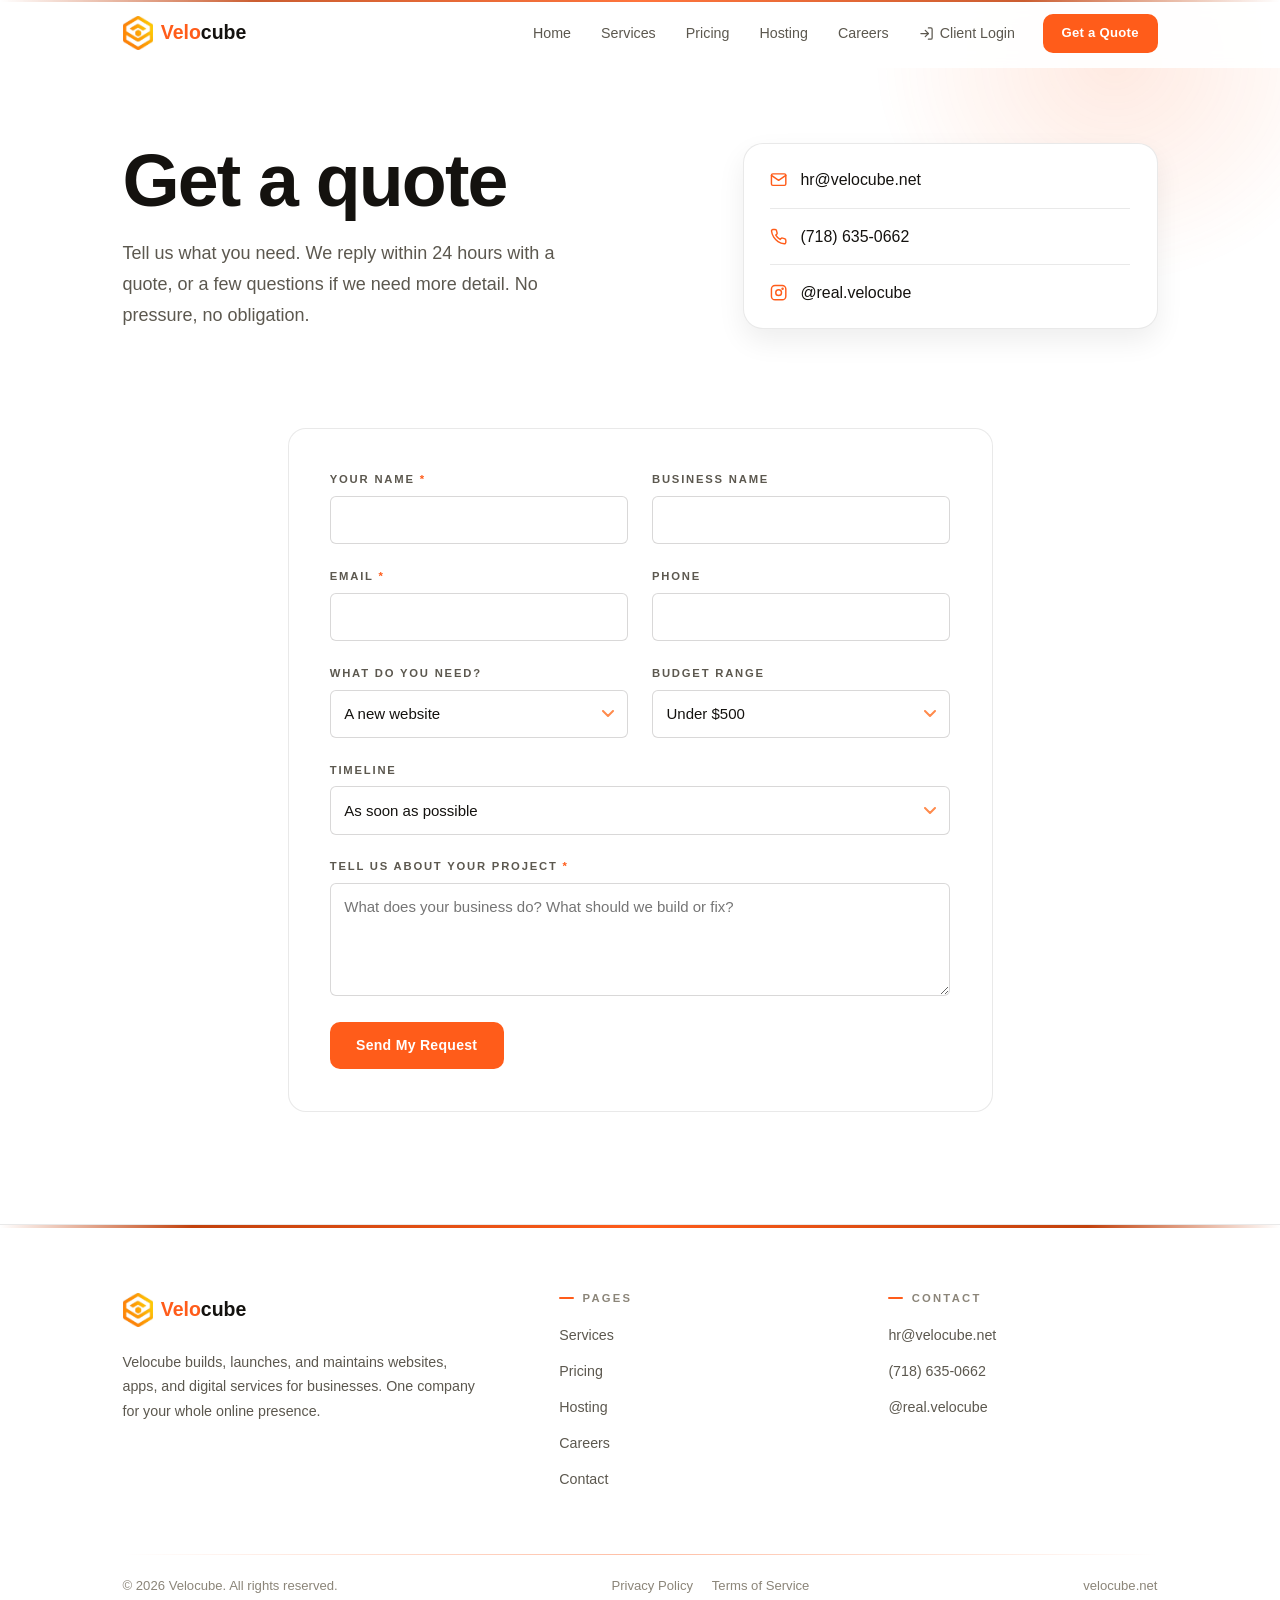
<file: contact.html>
<!DOCTYPE html>
<html lang="en">
<head>
  <meta charset="UTF-8">
  <meta name="viewport" content="width=device-width, initial-scale=1.0">

  <title>Contact &amp; Quotes | Velocube</title>
  <meta name="description" content="Get a quote from Velocube within 24 hours. Send your project details, email hr@velocube.net, or call (718) 635-0662.">
  <link rel="canonical" href="https://velocube.net/contact.html">
  <meta name="robots" content="index, follow">

  <meta property="og:type" content="website">
  <meta property="og:url" content="https://velocube.net/contact.html">
  <meta property="og:site_name" content="Velocube">
  <meta property="og:title" content="Contact &amp; Quotes | Velocube">
  <meta property="og:description" content="Get a quote within 24 hours. Send your project details, email, or call.">
  <meta property="og:image" content="https://velocube.net/assets/og-image.png">

  <meta name="twitter:card" content="summary_large_image">
  <meta name="twitter:title" content="Contact &amp; Quotes | Velocube">
  <meta name="twitter:description" content="Get a quote within 24 hours. Send your project details, email, or call.">
  <meta name="twitter:image" content="https://velocube.net/assets/og-image.png">

  <link rel="icon" type="image/png" href="assets/favicon.png">
  <link rel="apple-touch-icon" href="assets/apple-touch-icon.png">

  <link rel="preconnect" href="https://api.fontshare.com" crossorigin>
  <link rel="preconnect" href="https://cdn.fontshare.com" crossorigin>
  <link href="https://api.fontshare.com/v2/css?f[]=clash-display@500,600&amp;f[]=switzer@400,500,600&amp;f[]=boska@400,500i&amp;display=swap" rel="stylesheet">

  <link rel="stylesheet" href="css/site.css">
</head>
<body class="home-theme">
  <a class="skip-link" href="#main">Skip to main content</a>

  <header class="site-header">
    <div class="container">
      <a class="brand" href="index.html" aria-label="Velocube home">
        <img src="assets/glyph.png" alt="" width="274" height="315">
        <span class="brand-word"><span class="bw-velo">Velo</span>cube</span>
      </a>
      <button class="nav-toggle" aria-expanded="false" aria-controls="nav-menu" aria-label="Toggle navigation menu">
        <span></span><span></span><span></span>
      </button>
      <nav id="nav-menu" class="nav-menu" aria-label="Main navigation">
        <a href="index.html">Home</a>
        <a href="services.html">Services</a>
        <a href="pricing.html">Pricing</a>
        <a href="management.html">Hosting</a>
        <a href="careers.html">Careers</a>
        <a class="nav-login" href="portal/">Client Login</a>
        <a class="btn btn-primary" href="contact.html">Get a Quote</a>
      </nav>
    </div>
  </header>

  <main id="main">
    <section class="hero-contact">
      <div class="container">
        <div>
          <h1>Get a quote</h1>
          <p class="lede">Tell us what you need. We reply within 24 hours with a quote, or a few questions if we need more detail. No pressure, no obligation.</p>
        </div>

        <div class="quick-contact">
          <a href="mailto:hr@velocube.net">
            <svg viewBox="0 0 24 24" fill="none" stroke="currentColor" stroke-width="2" stroke-linecap="round" stroke-linejoin="round" aria-hidden="true"><path d="M4 4h16a2 2 0 0 1 2 2v12a2 2 0 0 1-2 2H4a2 2 0 0 1-2-2V6a2 2 0 0 1 2-2z"/><path d="m22 6-10 7L2 6"/></svg>
            hr@velocube.net
          </a>
          <a href="tel:+17186350662">
            <svg viewBox="0 0 24 24" fill="none" stroke="currentColor" stroke-width="2" stroke-linecap="round" stroke-linejoin="round" aria-hidden="true"><path d="M22 16.92v3a2 2 0 0 1-2.18 2 19.79 19.79 0 0 1-8.63-3.07 19.5 19.5 0 0 1-6-6 19.79 19.79 0 0 1-3.07-8.67A2 2 0 0 1 4.11 2h3a2 2 0 0 1 2 1.72c.127.96.361 1.903.7 2.81a2 2 0 0 1-.45 2.11L8.09 9.91a16 16 0 0 0 6 6l1.27-1.27a2 2 0 0 1 2.11-.45c.907.339 1.85.573 2.81.7A2 2 0 0 1 22 16.92z"/></svg>
            (718) 635-0662
          </a>
          <a href="https://www.instagram.com/real.velocube" target="_blank" rel="noopener">
            <svg viewBox="0 0 24 24" fill="none" stroke="currentColor" stroke-width="2" stroke-linecap="round" stroke-linejoin="round" aria-hidden="true"><rect x="2" y="2" width="20" height="20" rx="5"/><circle cx="12" cy="12" r="4"/><circle cx="17.5" cy="6.5" r=".75"/></svg>
            @real.velocube
          </a>
        </div>
      </div>
    </section>

    <section class="section" style="padding-top: clamp(1.5rem, 3vw, 2.5rem);">
      <div class="container" style="max-width: 52rem;">
        <!-- Formspree: replace YOUR_FORM_ID with your real form ID from formspree.io -->
        <form class="contact-form" id="quote-form" action="https://formspree.io/f/YOUR_FORM_ID" method="POST" data-reveal novalidate>
          <input type="hidden" name="_subject" value="New quote request from velocube.net">
          <p class="honeypot" aria-hidden="true">
            <label>Leave this field empty <input type="text" name="_gotcha" tabindex="-1" autocomplete="off"></label>
          </p>

          <div class="field">
            <label for="q-name">Your name <span class="req" aria-hidden="true">*</span></label>
            <input id="q-name" name="name" type="text" autocomplete="name" required>
          </div>
          <div class="field">
            <label for="q-business">Business name</label>
            <input id="q-business" name="business" type="text" autocomplete="organization">
          </div>
          <div class="field">
            <label for="q-email">Email <span class="req" aria-hidden="true">*</span></label>
            <input id="q-email" name="email" type="email" autocomplete="email" required>
          </div>
          <div class="field">
            <label for="q-phone">Phone</label>
            <input id="q-phone" name="phone" type="tel" autocomplete="tel">
          </div>
          <div class="field">
            <label for="q-type">What do you need?</label>
            <select id="q-type" name="project_type">
              <option value="New website">A new website</option>
              <option value="Mobile app">A mobile app</option>
              <option value="Online store">An online store</option>
              <option value="Website management">Website management</option>
              <option value="SEO">SEO work</option>
              <option value="Branding">Branding or design</option>
              <option value="Other">Something else</option>
            </select>
          </div>
          <div class="field">
            <label for="q-budget">Budget range</label>
            <select id="q-budget" name="budget">
              <option value="Under $500">Under $500</option>
              <option value="$500 - $1,500">$500 to $1,500</option>
              <option value="$1,500 - $4,000">$1,500 to $4,000</option>
              <option value="$4,000+">$4,000 or more</option>
              <option value="Not sure">Not sure yet</option>
            </select>
          </div>
          <div class="field full">
            <label for="q-timeline">Timeline</label>
            <select id="q-timeline" name="timeline">
              <option value="ASAP">As soon as possible</option>
              <option value="2-4 weeks">2 to 4 weeks</option>
              <option value="1-2 months">1 to 2 months</option>
              <option value="Flexible">Flexible</option>
            </select>
          </div>
          <div class="field full">
            <label for="q-details">Tell us about your project <span class="req" aria-hidden="true">*</span></label>
            <textarea id="q-details" name="message" required placeholder="What does your business do? What should we build or fix?"></textarea>
          </div>

          <div class="form-status" id="form-status" role="status" aria-live="polite"></div>
          <button class="btn btn-primary" type="submit">Send My Request</button>
        </form>
      </div>
    </section>
  </main>

  <footer class="site-footer">
    <div class="container">
      <div class="footer-grid">
        <div class="footer-brand">
          <a class="brand" href="index.html" aria-label="Velocube home">
            <img src="assets/glyph.png" alt="" width="274" height="315" loading="lazy">
            <span class="brand-word"><span class="bw-velo">Velo</span>cube</span>
          </a>
          <p>Velocube builds, launches, and maintains websites, apps, and digital services for businesses. One company for your whole online presence.</p>
        </div>
        <nav class="footer-col" aria-label="Footer navigation">
          <h4>Pages</h4>
          <ul>
            <li><a href="services.html">Services</a></li>
            <li><a href="pricing.html">Pricing</a></li>
            <li><a href="management.html">Hosting</a></li>
            <li><a href="careers.html">Careers</a></li>
            <li><a href="contact.html">Contact</a></li>
          </ul>
        </nav>
        <div class="footer-col">
          <h4>Contact</h4>
          <ul>
            <li><a href="mailto:hr@velocube.net">hr@velocube.net</a></li>
            <li><a href="tel:+17186350662">(718) 635-0662</a></li>
            <li><a href="https://www.instagram.com/real.velocube" target="_blank" rel="noopener">@real.velocube</a></li>
          </ul>
        </div>
      </div>
      <div class="footer-bottom">
        <p>&copy; <span id="year">2026</span> Velocube. All rights reserved.</p>
        <nav class="footer-legal" aria-label="Legal">
          <a href="privacy.html">Privacy Policy</a>
          <a href="terms.html">Terms of Service</a>
        </nav>
        <p>velocube.net</p>
      </div>
    </div>
  </footer>

  <script src="js/site.js" defer></script>
</body>
</html>
</file>
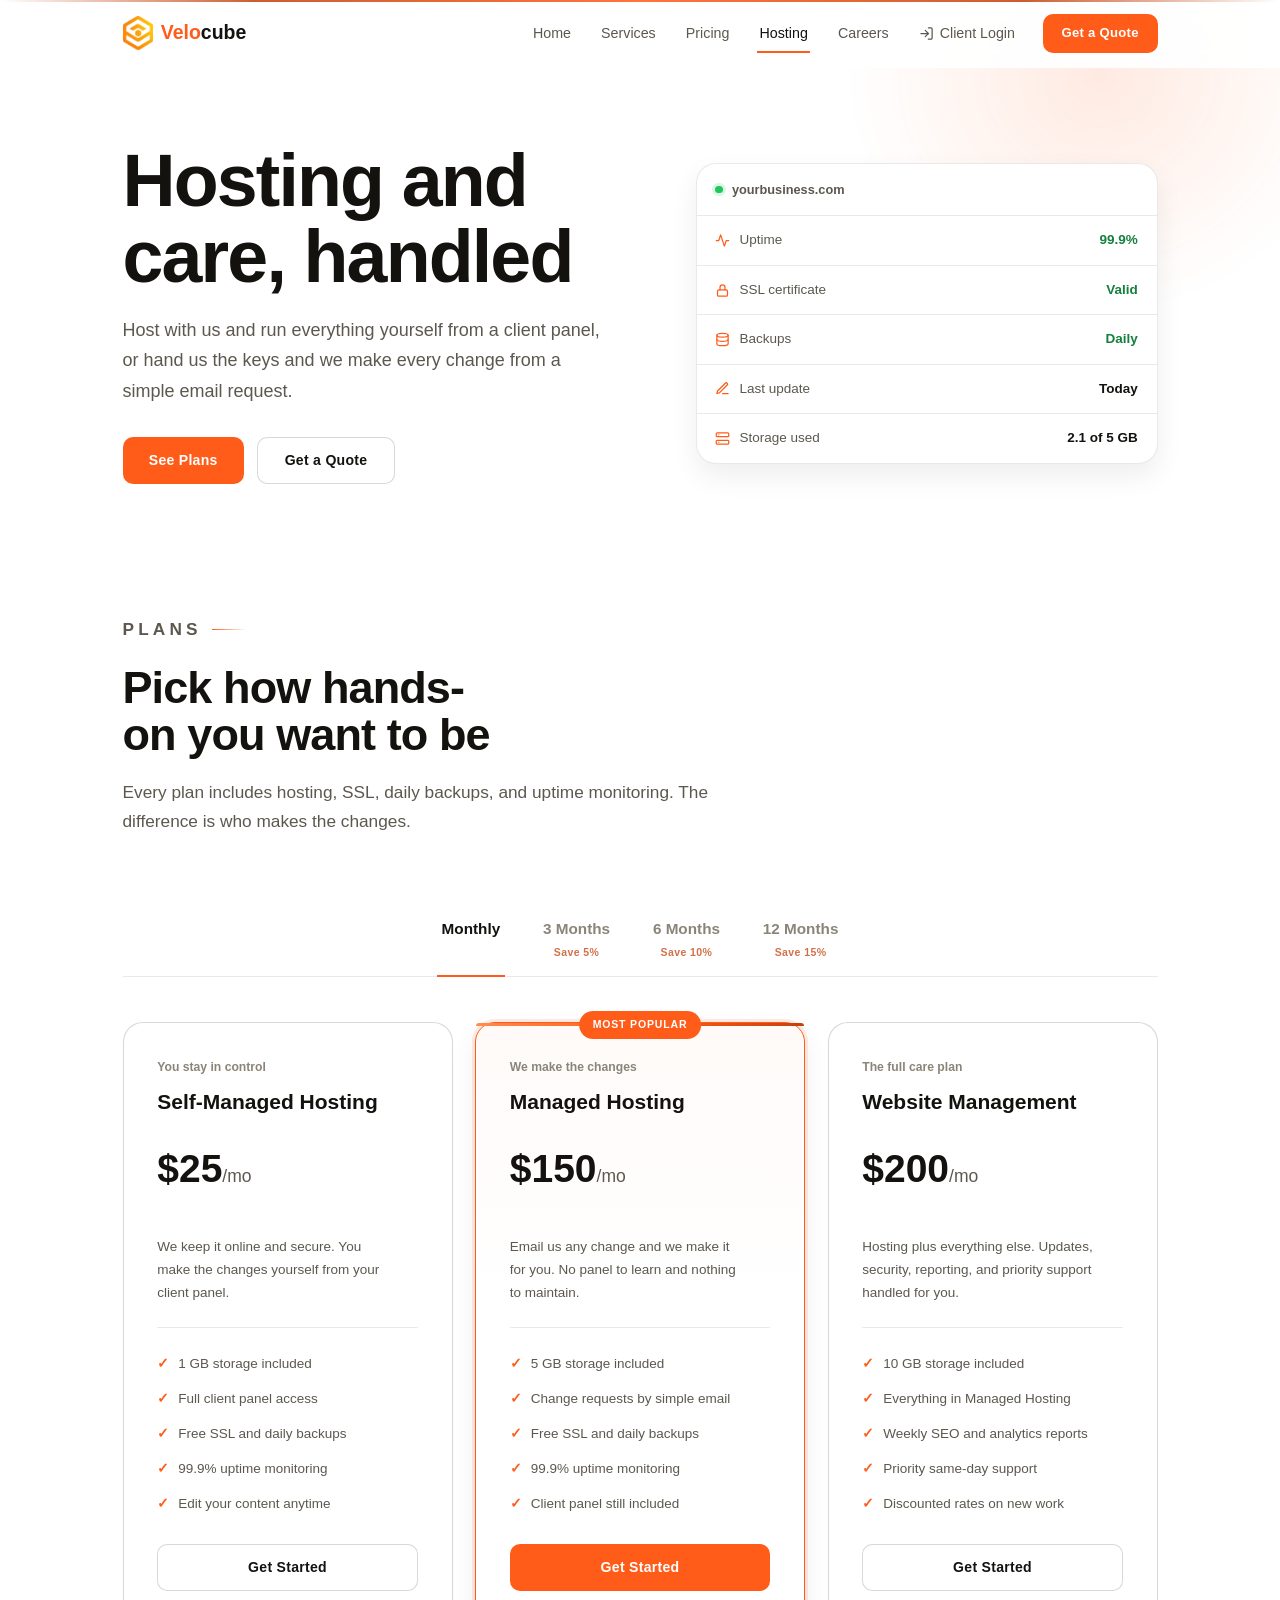
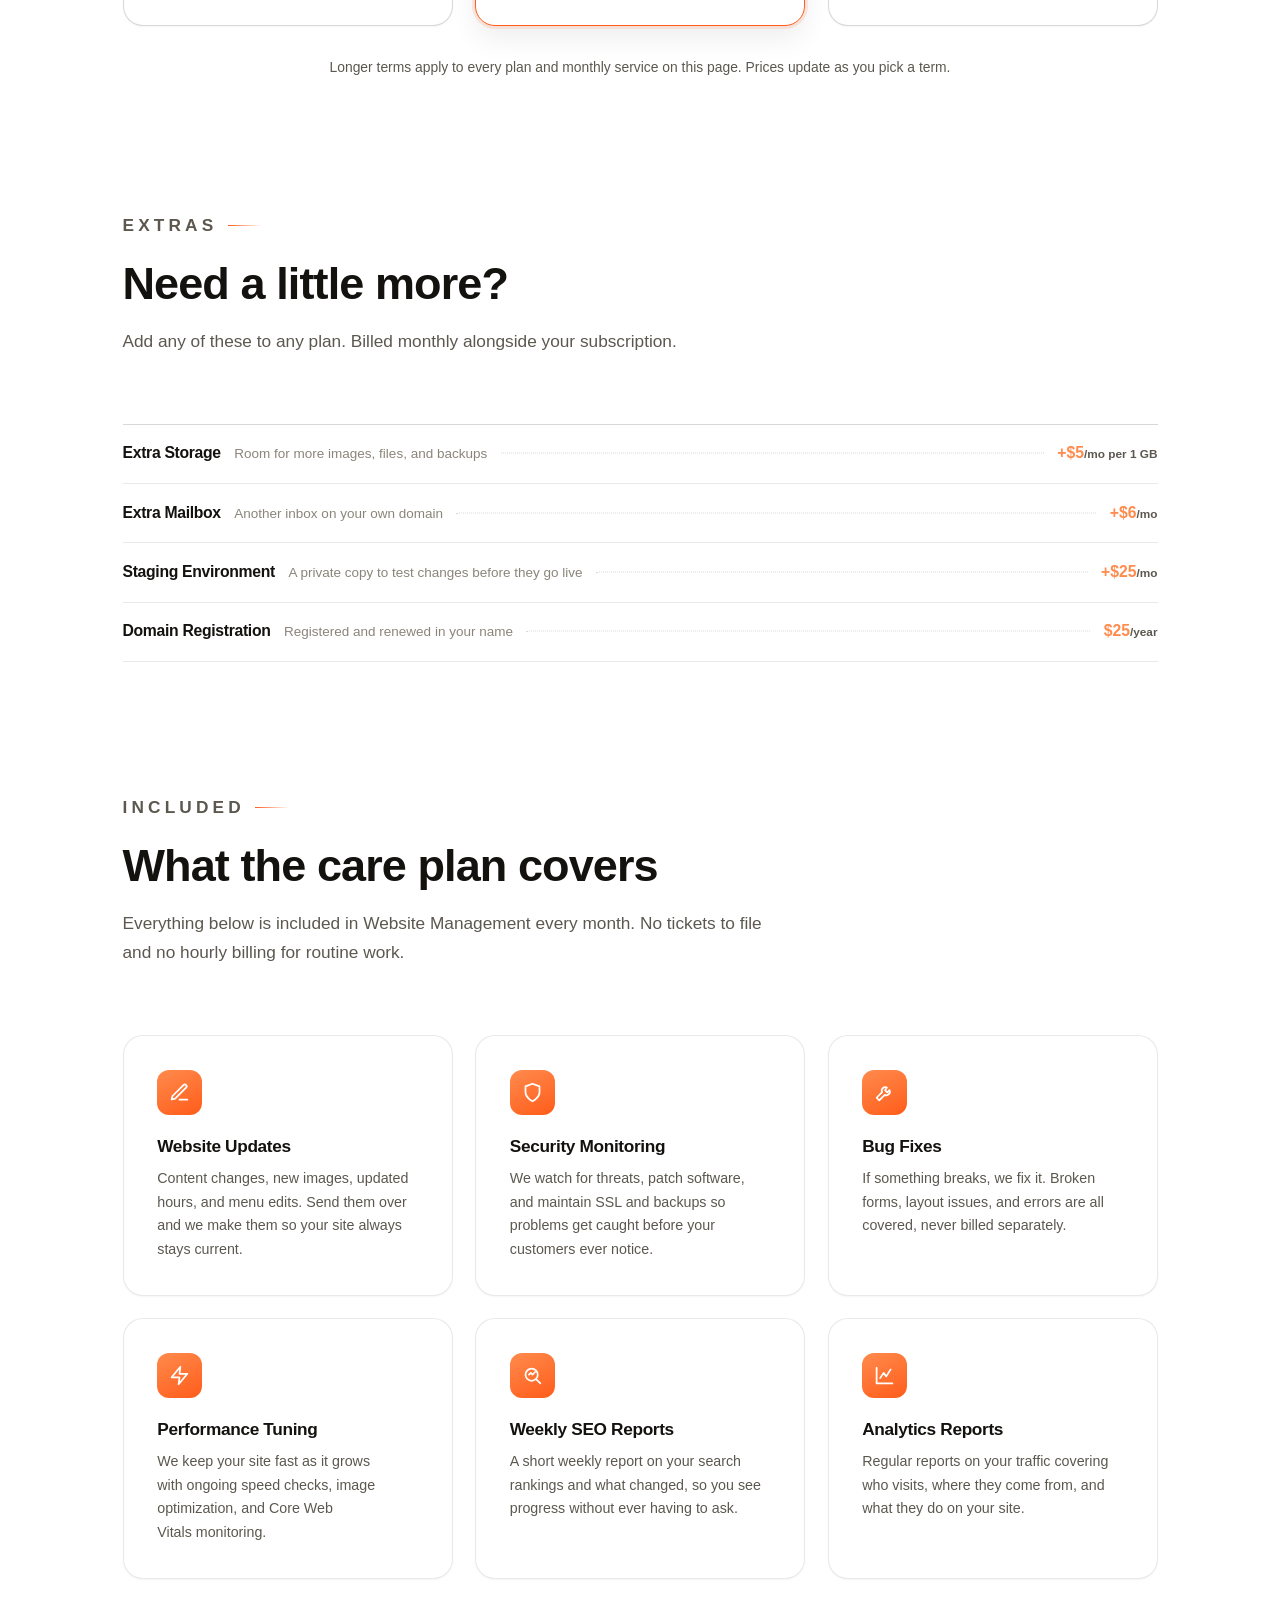
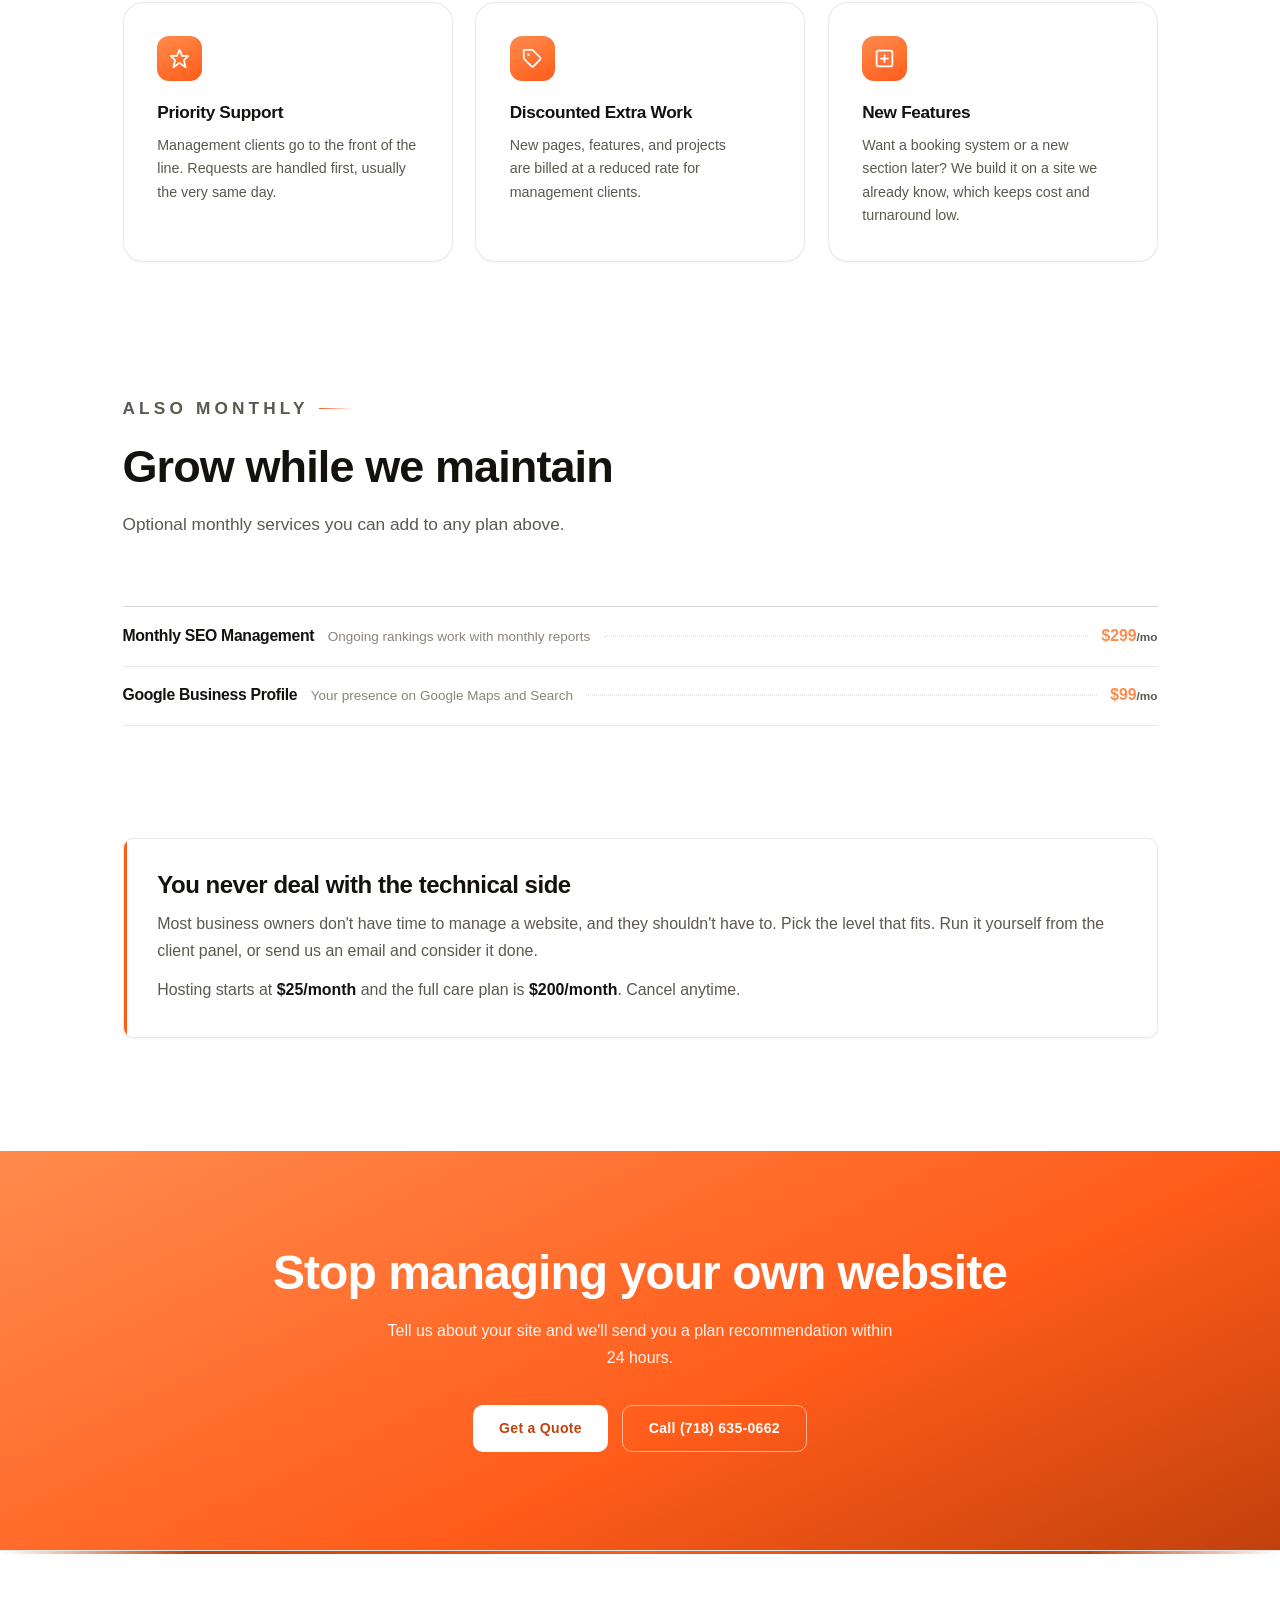
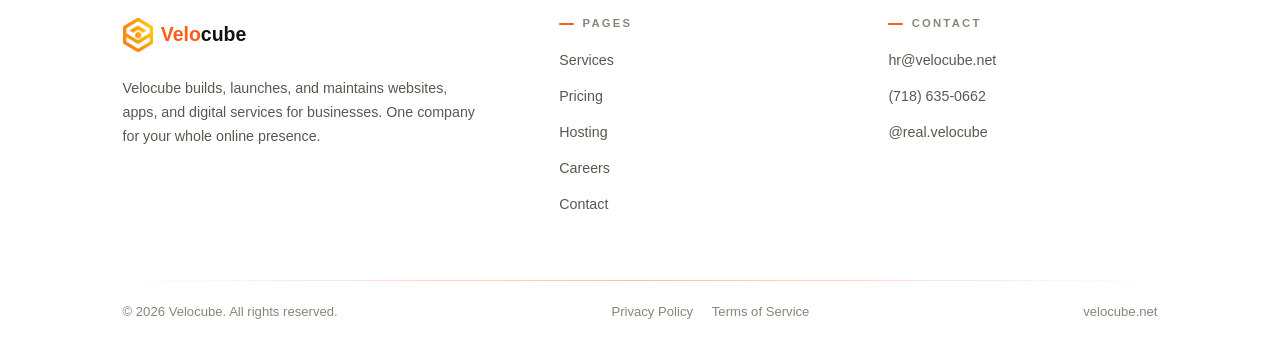
<file: management.html>
<!DOCTYPE html>
<html lang="en">
<head>
  <meta charset="UTF-8">
  <meta name="viewport" content="width=device-width, initial-scale=1.0">

  <title>Hosting &amp; Website Management | Velocube</title>
  <meta name="description" content="Velocube hosting and care plans. Self-Managed Hosting from $25/mo with a client panel, Managed Hosting at $150/mo where we handle every change by email, and full Website Management at $200/mo.">
  <link rel="canonical" href="https://velocube.net/management.html">
  <meta name="robots" content="index, follow">

  <meta property="og:type" content="website">
  <meta property="og:url" content="https://velocube.net/management.html">
  <meta property="og:site_name" content="Velocube">
  <meta property="og:title" content="Hosting &amp; Website Management | Velocube">
  <meta property="og:description" content="Host it yourself from a client panel, or let us handle every change by email. Plans from $25/mo.">
  <meta property="og:image" content="https://velocube.net/assets/og-image.png">

  <meta name="twitter:card" content="summary_large_image">
  <meta name="twitter:title" content="Hosting &amp; Website Management | Velocube">
  <meta name="twitter:description" content="Host it yourself from a client panel, or let us handle every change by email. Plans from $25/mo.">
  <meta name="twitter:image" content="https://velocube.net/assets/og-image.png">

  <link rel="icon" type="image/png" href="assets/favicon.png">
  <link rel="apple-touch-icon" href="assets/apple-touch-icon.png">

  <link rel="preconnect" href="https://api.fontshare.com" crossorigin>
  <link rel="preconnect" href="https://cdn.fontshare.com" crossorigin>
  <link href="https://api.fontshare.com/v2/css?f[]=clash-display@500,600&amp;f[]=switzer@400,500,600&amp;f[]=boska@400,500i&amp;display=swap" rel="stylesheet">

  <link rel="stylesheet" href="css/site.css">
</head>
<body class="home-theme">
  <a class="skip-link" href="#main">Skip to main content</a>

  <header class="site-header">
    <div class="container">
      <a class="brand" href="index.html" aria-label="Velocube home">
        <img src="assets/glyph.png" alt="" width="274" height="315">
        <span class="brand-word"><span class="bw-velo">Velo</span>cube</span>
      </a>
      <button class="nav-toggle" aria-expanded="false" aria-controls="nav-menu" aria-label="Toggle navigation menu">
        <span></span><span></span><span></span>
      </button>
      <nav id="nav-menu" class="nav-menu" aria-label="Main navigation">
        <a href="index.html">Home</a>
        <a href="services.html">Services</a>
        <a href="pricing.html">Pricing</a>
        <a href="management.html" aria-current="page">Hosting</a>
        <a href="careers.html">Careers</a>
        <a class="nav-login" href="portal/">Client Login</a>
        <a class="btn btn-primary" href="contact.html">Get a Quote</a>
      </nav>
    </div>
  </header>

  <main id="main">
    <!-- ================= Hero: status panel ================= -->
    <section class="hero-panel">
      <div class="container">
        <div>
          <h1>Hosting and care, handled</h1>
          <p class="lede">Host with us and run everything yourself from a client panel, or hand us the keys and we make every change from a simple email request.</p>
          <div class="hero-ctas">
            <a class="btn btn-primary" href="#plans">See Plans</a>
            <a class="btn btn-ghost" href="contact.html">Get a Quote</a>
          </div>
        </div>

        <div class="status-panel" aria-hidden="true">
          <div class="sp-head">
            <span class="sp-dot"></span>
            yourbusiness.com
          </div>
          <div class="sp-row">
            <span class="sp-label">
              <svg viewBox="0 0 24 24" fill="none" stroke="currentColor" stroke-width="2" stroke-linecap="round" stroke-linejoin="round"><path d="M22 12h-4l-3 9L9 3l-3 9H2"/></svg>
              Uptime
            </span>
            <span class="sp-value ok">99.9%</span>
          </div>
          <div class="sp-row">
            <span class="sp-label">
              <svg viewBox="0 0 24 24" fill="none" stroke="currentColor" stroke-width="2" stroke-linecap="round" stroke-linejoin="round"><rect x="4" y="11" width="16" height="10" rx="2"/><path d="M8 11V7a4 4 0 0 1 8 0v4"/></svg>
              SSL certificate
            </span>
            <span class="sp-value ok">Valid</span>
          </div>
          <div class="sp-row">
            <span class="sp-label">
              <svg viewBox="0 0 24 24" fill="none" stroke="currentColor" stroke-width="2" stroke-linecap="round" stroke-linejoin="round"><ellipse cx="12" cy="5" rx="9" ry="3"/><path d="M3 5v14a9 3 0 0 0 18 0V5"/><path d="M3 12a9 3 0 0 0 18 0"/></svg>
              Backups
            </span>
            <span class="sp-value ok">Daily</span>
          </div>
          <div class="sp-row">
            <span class="sp-label">
              <svg viewBox="0 0 24 24" fill="none" stroke="currentColor" stroke-width="2" stroke-linecap="round" stroke-linejoin="round"><path d="M12 20h9"/><path d="M16.5 3.5a2.1 2.1 0 0 1 3 3L7 19l-4 1 1-4z"/></svg>
              Last update
            </span>
            <span class="sp-value">Today</span>
          </div>
          <div class="sp-row">
            <span class="sp-label">
              <svg viewBox="0 0 24 24" fill="none" stroke="currentColor" stroke-width="2" stroke-linecap="round" stroke-linejoin="round"><rect x="2" y="3" width="20" height="6" rx="1.5"/><rect x="2" y="15" width="20" height="6" rx="1.5"/><path d="M6 6h.01M6 18h.01"/></svg>
              Storage used
            </span>
            <span class="sp-value">2.1 of 5 GB</span>
          </div>
        </div>
      </div>
    </section>

    <!-- ================= Plans ================= -->
    <section class="section" id="plans" style="padding-top: clamp(2.5rem, 5vw, 3.5rem);">
      <div class="container">
        <div class="section-head" data-reveal>
          <p class="eyebrow">Plans</p>
          <h2>Pick how hands-on you want to be</h2>
          <p>Every plan includes hosting, SSL, daily backups, and uptime monitoring. The difference is who makes the changes.</p>
        </div>

        <div class="term-selector" role="tablist" aria-label="Billing term" data-reveal>
          <button class="term-tab" type="button" role="tab" data-term="1" data-discount="0" aria-selected="true">Monthly</button>
          <button class="term-tab" type="button" role="tab" data-term="3" data-discount="5" aria-selected="false">3 Months<span class="tt-save">Save 5%</span></button>
          <button class="term-tab" type="button" role="tab" data-term="6" data-discount="10" aria-selected="false">6 Months<span class="tt-save">Save 10%</span></button>
          <button class="term-tab" type="button" role="tab" data-term="12" data-discount="15" aria-selected="false">12 Months<span class="tt-save">Save 15%</span></button>
        </div>

        <div class="plan-grid" data-reveal-group>
          <article class="plan-card" data-reveal>
            <p class="plan-eyebrow">You stay in control</p>
            <p class="plan-name">Self-Managed Hosting</p>
            <p class="plan-price" data-base-price="25">$25<small>/mo</small></p>
            <p class="plan-save" aria-live="polite"></p>
            <p class="plan-desc">We keep it online and secure. You make the changes yourself from your client panel.</p>
            <ul>
              <li>1 GB storage included</li>
              <li>Full client panel access</li>
              <li>Free SSL and daily backups</li>
              <li>99.9% uptime monitoring</li>
              <li>Edit your content anytime</li>
            </ul>
            <a class="btn btn-ghost" href="contact.html">Get Started</a>
          </article>

          <article class="plan-card featured" data-reveal>
            <span class="plan-badge">Most Popular</span>
            <p class="plan-eyebrow">We make the changes</p>
            <p class="plan-name">Managed Hosting</p>
            <p class="plan-price" data-base-price="150">$150<small>/mo</small></p>
            <p class="plan-save" aria-live="polite"></p>
            <p class="plan-desc">Email us any change and we make it for you. No panel to learn and nothing to maintain.</p>
            <ul>
              <li>5 GB storage included</li>
              <li>Change requests by simple email</li>
              <li>Free SSL and daily backups</li>
              <li>99.9% uptime monitoring</li>
              <li>Client panel still included</li>
            </ul>
            <a class="btn btn-primary" href="contact.html">Get Started</a>
          </article>

          <article class="plan-card" data-reveal>
            <p class="plan-eyebrow">The full care plan</p>
            <p class="plan-name">Website Management</p>
            <p class="plan-price" data-base-price="200">$200<small>/mo</small></p>
            <p class="plan-save" aria-live="polite"></p>
            <p class="plan-desc">Hosting plus everything else. Updates, security, reporting, and priority support handled for you.</p>
            <ul>
              <li>10 GB storage included</li>
              <li>Everything in Managed Hosting</li>
              <li>Weekly SEO and analytics reports</li>
              <li>Priority same-day support</li>
              <li>Discounted rates on new work</li>
            </ul>
            <a class="btn btn-ghost" href="contact.html">Get Started</a>
          </article>
        </div>

        <p class="td-label" data-reveal>Longer terms apply to every plan and monthly service on this page. Prices update as you pick a term.</p>
      </div>
    </section>

    <!-- ================= Extras ================= -->
    <section class="section" style="padding-top: 0;">
      <div class="container">
        <div class="section-head" data-reveal>
          <p class="eyebrow">Extras</p>
          <h2>Need a little more?</h2>
          <p>Add any of these to any plan. Billed monthly alongside your subscription.</p>
        </div>

        <div class="rate-list" data-reveal>
          <div class="rate-row">
            <h3>Extra Storage</h3>
            <span class="note">Room for more images, files, and backups</span>
            <span class="leader"></span>
            <span class="rate">+$5<small>/mo per 1 GB</small></span>
          </div>
          <div class="rate-row">
            <h3>Extra Mailbox</h3>
            <span class="note">Another inbox on your own domain</span>
            <span class="leader"></span>
            <span class="rate">+$6<small>/mo</small></span>
          </div>
          <div class="rate-row">
            <h3>Staging Environment</h3>
            <span class="note">A private copy to test changes before they go live</span>
            <span class="leader"></span>
            <span class="rate">+$25<small>/mo</small></span>
          </div>
          <div class="rate-row">
            <h3>Domain Registration</h3>
            <span class="note">Registered and renewed in your name</span>
            <span class="leader"></span>
            <span class="rate">$25<small>/year</small></span>
          </div>
        </div>
      </div>
    </section>

    <!-- ================= What the care plan covers ================= -->
    <section class="section" style="padding-top: 0;">
      <div class="container">
        <div class="section-head" data-reveal>
          <p class="eyebrow">Included</p>
          <h2>What the care plan covers</h2>
          <p>Everything below is included in Website Management every month. No tickets to file and no hourly billing for routine work.</p>
        </div>

        <div class="feature-grid-light" data-reveal-group>
          <div class="feature-card-light" data-reveal>
            <span class="icon-badge"><svg viewBox="0 0 24 24" fill="none" stroke="currentColor" stroke-width="2" stroke-linecap="round" stroke-linejoin="round" aria-hidden="true"><path d="M12 20h9"/><path d="M16.5 3.5a2.1 2.1 0 0 1 3 3L7 19l-4 1 1-4z"/></svg></span>
            <h3>Website Updates</h3>
            <p>Content changes, new images, updated hours, and menu edits. Send them over and we make them so your site always stays current.</p>
          </div>
          <div class="feature-card-light" data-reveal>
            <span class="icon-badge"><svg viewBox="0 0 24 24" fill="none" stroke="currentColor" stroke-width="2" stroke-linecap="round" stroke-linejoin="round" aria-hidden="true"><path d="M12 22s8-4 8-10V5l-8-3-8 3v7c0 6 8 10 8 10z"/></svg></span>
            <h3>Security Monitoring</h3>
            <p>We watch for threats, patch software, and maintain SSL and backups so problems get caught before your customers ever notice.</p>
          </div>
          <div class="feature-card-light" data-reveal>
            <span class="icon-badge"><svg viewBox="0 0 24 24" fill="none" stroke="currentColor" stroke-width="2" stroke-linecap="round" stroke-linejoin="round" aria-hidden="true"><path d="M14.7 6.3a4 4 0 0 0-5.4 5.4L3 18l3 3 6.3-6.3a4 4 0 0 0 5.4-5.4l-2.6 2.6-2.4-2.4z"/></svg></span>
            <h3>Bug Fixes</h3>
            <p>If something breaks, we fix it. Broken forms, layout issues, and errors are all covered, never billed separately.</p>
          </div>
          <div class="feature-card-light" data-reveal>
            <span class="icon-badge"><svg viewBox="0 0 24 24" fill="none" stroke="currentColor" stroke-width="2" stroke-linecap="round" stroke-linejoin="round" aria-hidden="true"><polygon points="13 2 3 14 12 14 11 22 21 10 12 10 13 2"/></svg></span>
            <h3>Performance Tuning</h3>
            <p>We keep your site fast as it grows with ongoing speed checks, image optimization, and Core Web Vitals monitoring.</p>
          </div>
          <div class="feature-card-light" data-reveal>
            <span class="icon-badge"><svg viewBox="0 0 24 24" fill="none" stroke="currentColor" stroke-width="2" stroke-linecap="round" stroke-linejoin="round" aria-hidden="true"><circle cx="11" cy="11" r="7"/><path d="m21 21-4.35-4.35"/><path d="M8 11l2-2 2 2 3-3"/></svg></span>
            <h3>Weekly SEO Reports</h3>
            <p>A short weekly report on your search rankings and what changed, so you see progress without ever having to ask.</p>
          </div>
          <div class="feature-card-light" data-reveal>
            <span class="icon-badge"><svg viewBox="0 0 24 24" fill="none" stroke="currentColor" stroke-width="2" stroke-linecap="round" stroke-linejoin="round" aria-hidden="true"><path d="M3 3v18h18"/><path d="M7 15l4-6 3 4 5-8"/></svg></span>
            <h3>Analytics Reports</h3>
            <p>Regular reports on your traffic covering who visits, where they come from, and what they do on your site.</p>
          </div>
          <div class="feature-card-light" data-reveal>
            <span class="icon-badge"><svg viewBox="0 0 24 24" fill="none" stroke="currentColor" stroke-width="2" stroke-linecap="round" stroke-linejoin="round" aria-hidden="true"><polygon points="12 2 15 9 22 9 17 14 19 22 12 17 5 22 7 14 2 9 9 9 12 2"/></svg></span>
            <h3>Priority Support</h3>
            <p>Management clients go to the front of the line. Requests are handled first, usually the very same day.</p>
          </div>
          <div class="feature-card-light" data-reveal>
            <span class="icon-badge"><svg viewBox="0 0 24 24" fill="none" stroke="currentColor" stroke-width="2" stroke-linecap="round" stroke-linejoin="round" aria-hidden="true"><path d="M20.6 13.4 13.4 20.6a2 2 0 0 1-2.8 0L2 12V2h10l8.6 8.6a2 2 0 0 1 0 2.8z"/><circle cx="7.5" cy="7.5" r=".5"/></svg></span>
            <h3>Discounted Extra Work</h3>
            <p>New pages, features, and projects are billed at a reduced rate for management clients.</p>
          </div>
          <div class="feature-card-light" data-reveal>
            <span class="icon-badge"><svg viewBox="0 0 24 24" fill="none" stroke="currentColor" stroke-width="2" stroke-linecap="round" stroke-linejoin="round" aria-hidden="true"><rect x="3" y="3" width="18" height="18" rx="2"/><path d="M12 8v8M8 12h8"/></svg></span>
            <h3>New Features</h3>
            <p>Want a booking system or a new section later? We build it on a site we already know, which keeps cost and turnaround low.</p>
          </div>
        </div>
      </div>
    </section>

    <!-- ================= Also monthly ================= -->
    <section class="section" style="padding-top: 0;">
      <div class="container">
        <div class="section-head" data-reveal>
          <p class="eyebrow">Also Monthly</p>
          <h2>Grow while we maintain</h2>
          <p>Optional monthly services you can add to any plan above.</p>
        </div>

        <div class="rate-list" data-reveal>
          <div class="rate-row">
            <h3>Monthly SEO Management</h3>
            <span class="note">Ongoing rankings work with monthly reports</span>
            <span class="leader"></span>
            <span class="rate" data-base-price="299">$299<small>/mo</small></span>
          </div>
          <div class="rate-row">
            <h3>Google Business Profile</h3>
            <span class="note">Your presence on Google Maps and Search</span>
            <span class="leader"></span>
            <span class="rate" data-base-price="99">$99<small>/mo</small></span>
          </div>
        </div>
      </div>
    </section>

    <!-- ================= The point ================= -->
    <section class="section" style="padding-top: 0;">
      <div class="container">
        <div class="info-panel" data-reveal>
          <h2>You never deal with the technical side</h2>
          <p>Most business owners don't have time to manage a website, and they shouldn't have to. Pick the level that fits. Run it yourself from the client panel, or send us an email and consider it done.</p>
          <p>Hosting starts at <strong style="color: var(--htext);">$25/month</strong> and the full care plan is <strong style="color: var(--htext);">$200/month</strong>. Cancel anytime.</p>
        </div>
      </div>
    </section>

    <section class="cta-band">
      <div class="container" data-reveal>
        <h2>Stop managing your own website</h2>
        <p>Tell us about your site and we'll send you a plan recommendation within 24 hours.</p>
        <div class="hero-ctas">
          <a class="btn btn-primary" href="contact.html">Get a Quote</a>
          <a class="btn btn-ghost" href="tel:+17186350662">Call (718) 635-0662</a>
        </div>
      </div>
    </section>
  </main>

  <footer class="site-footer">
    <div class="container">
      <div class="footer-grid">
        <div class="footer-brand">
          <a class="brand" href="index.html" aria-label="Velocube home">
            <img src="assets/glyph.png" alt="" width="274" height="315" loading="lazy">
            <span class="brand-word"><span class="bw-velo">Velo</span>cube</span>
          </a>
          <p>Velocube builds, launches, and maintains websites, apps, and digital services for businesses. One company for your whole online presence.</p>
        </div>
        <nav class="footer-col" aria-label="Footer navigation">
          <h4>Pages</h4>
          <ul>
            <li><a href="services.html">Services</a></li>
            <li><a href="pricing.html">Pricing</a></li>
            <li><a href="management.html">Hosting</a></li>
            <li><a href="careers.html">Careers</a></li>
            <li><a href="contact.html">Contact</a></li>
          </ul>
        </nav>
        <div class="footer-col">
          <h4>Contact</h4>
          <ul>
            <li><a href="mailto:hr@velocube.net">hr@velocube.net</a></li>
            <li><a href="tel:+17186350662">(718) 635-0662</a></li>
            <li><a href="https://www.instagram.com/real.velocube" target="_blank" rel="noopener">@real.velocube</a></li>
          </ul>
        </div>
      </div>
      <div class="footer-bottom">
        <p>&copy; <span id="year">2026</span> Velocube. All rights reserved.</p>
        <nav class="footer-legal" aria-label="Legal">
          <a href="privacy.html">Privacy Policy</a>
          <a href="terms.html">Terms of Service</a>
        </nav>
        <p>velocube.net</p>
      </div>
    </div>
  </footer>

  <script src="js/site.js" defer></script>
</body>
</html>
</file>
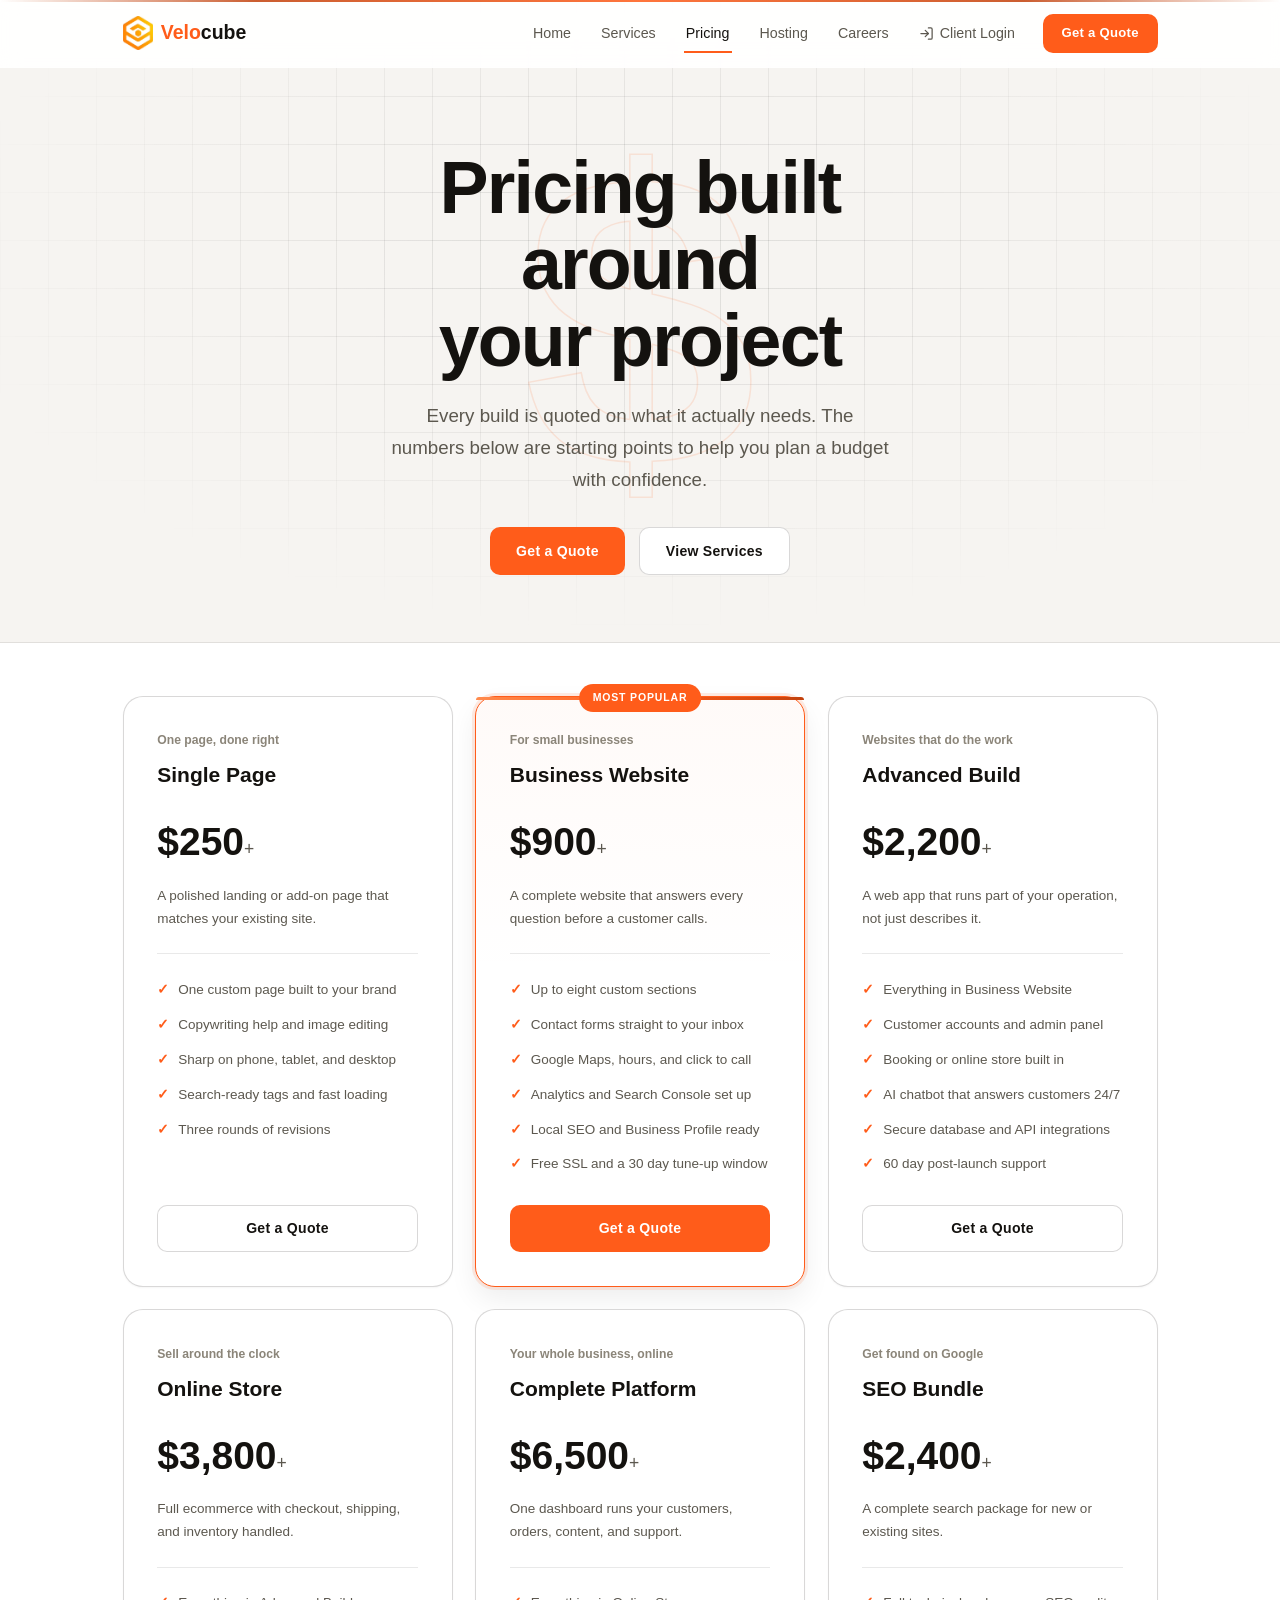
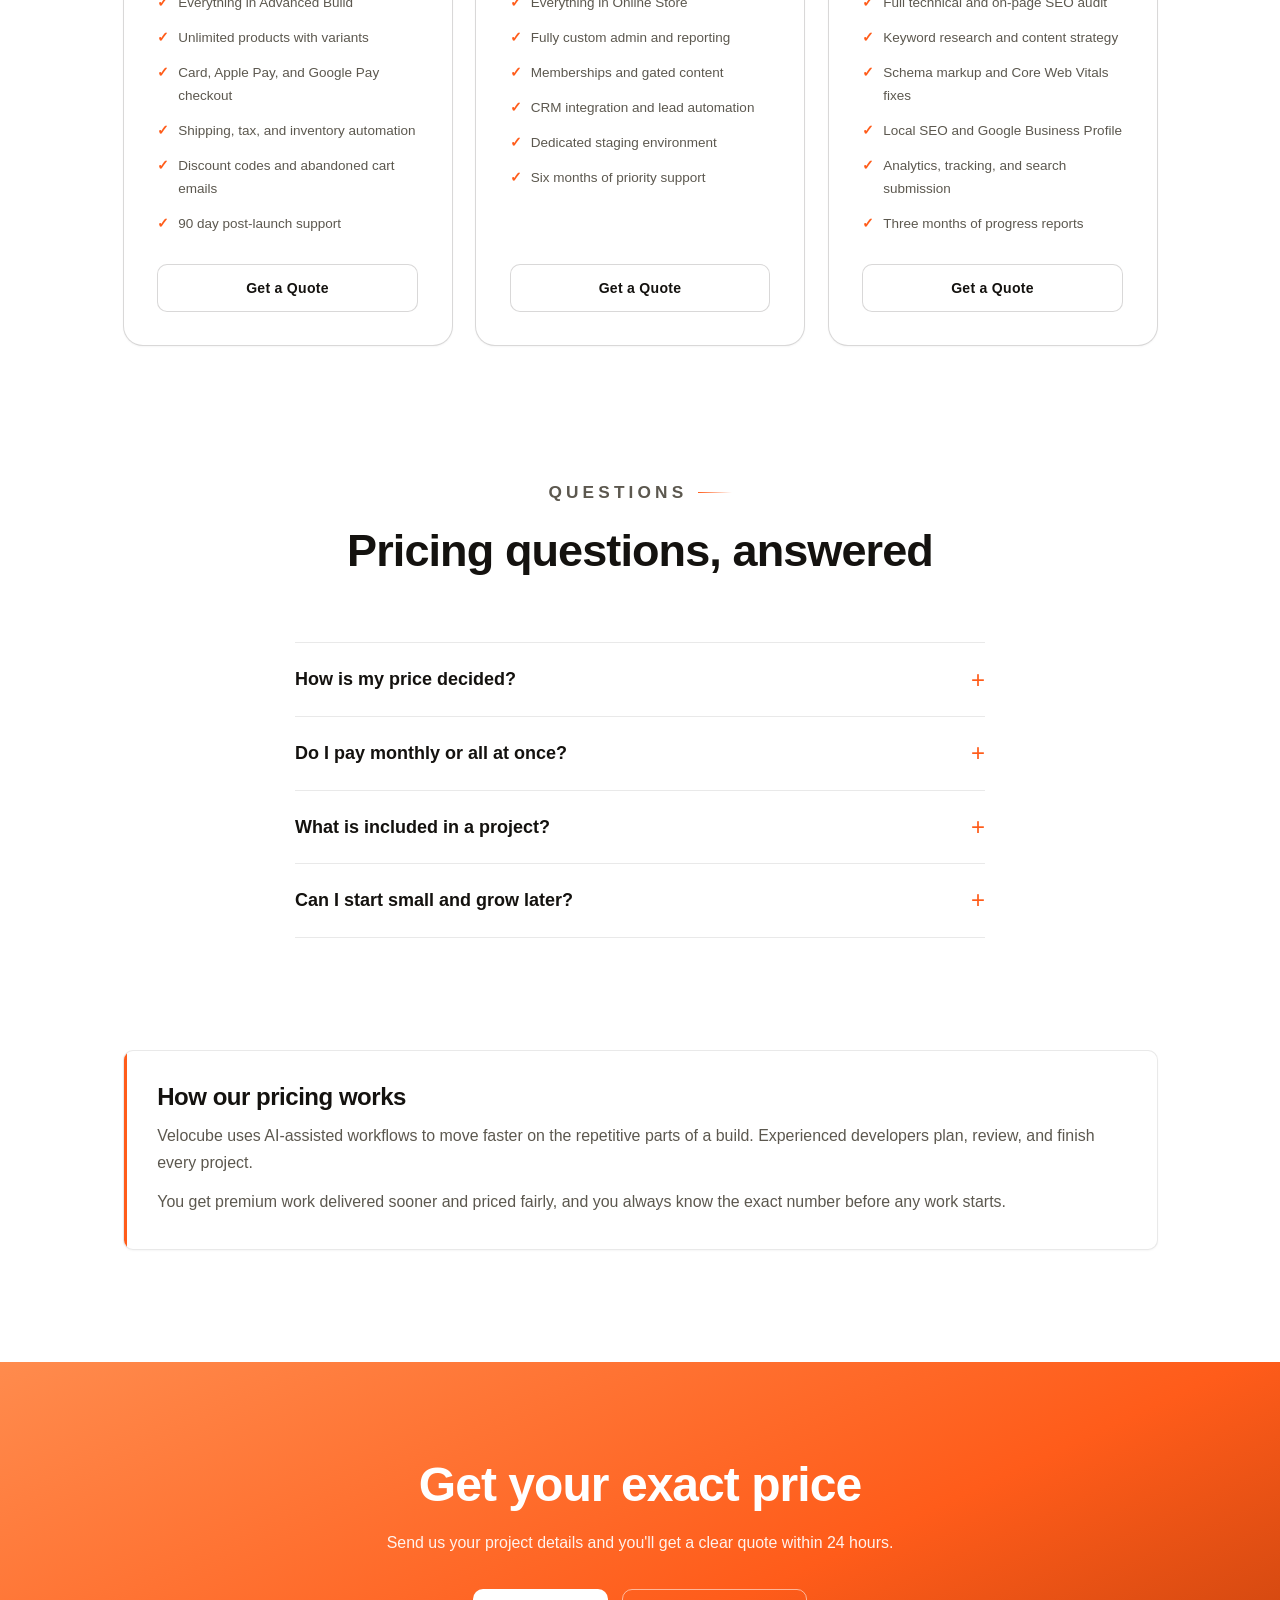
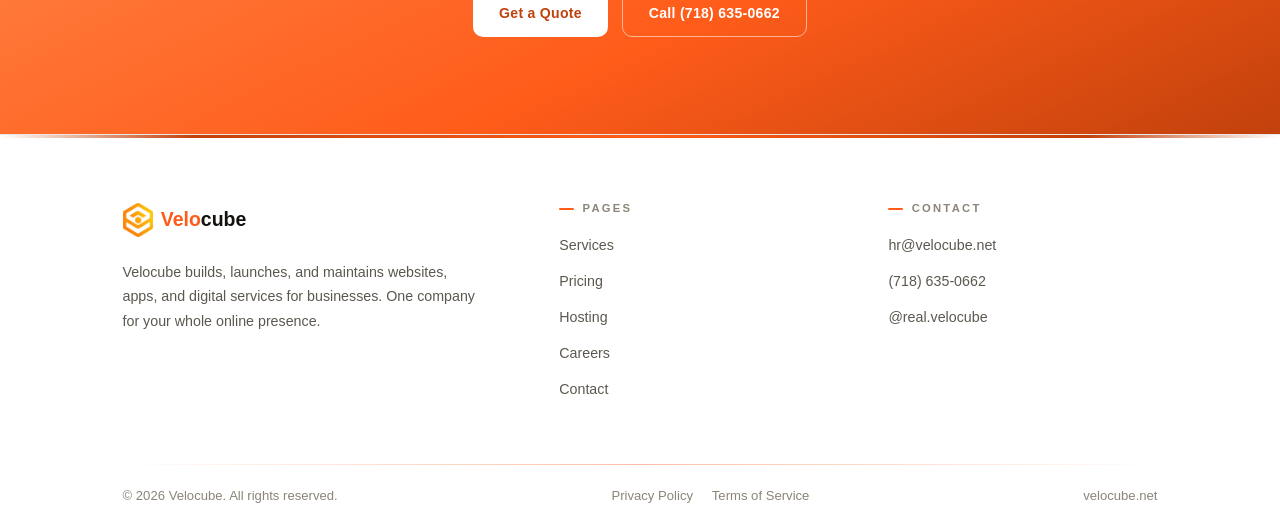
<file: pricing.html>
<!DOCTYPE html>
<html lang="en">
<head>
  <meta charset="UTF-8">
  <meta name="viewport" content="width=device-width, initial-scale=1.0">

  <title>Pricing | Velocube</title>
  <meta name="description" content="Velocube pricing: single pages from $250, business websites from $900, online stores from $3,800, complete platforms from $6,500, SEO bundle from $2,400. Every project quoted individually.">
  <link rel="canonical" href="https://velocube.net/pricing.html">
  <meta name="robots" content="index, follow">

  <meta property="og:type" content="website">
  <meta property="og:url" content="https://velocube.net/pricing.html">
  <meta property="og:site_name" content="Velocube">
  <meta property="og:title" content="Pricing | Velocube">
  <meta property="og:description" content="Clear pricing for websites, stores, platforms, and monthly services. Every project quoted individually.">
  <meta property="og:image" content="https://velocube.net/assets/og-image.png">

  <meta name="twitter:card" content="summary_large_image">
  <meta name="twitter:title" content="Pricing | Velocube">
  <meta name="twitter:description" content="Clear pricing for websites, stores, platforms, and monthly services.">
  <meta name="twitter:image" content="https://velocube.net/assets/og-image.png">

  <link rel="icon" type="image/png" href="assets/favicon.png">
  <link rel="apple-touch-icon" href="assets/apple-touch-icon.png">

  <link rel="preconnect" href="https://api.fontshare.com" crossorigin>
  <link rel="preconnect" href="https://cdn.fontshare.com" crossorigin>
  <link href="https://api.fontshare.com/v2/css?f[]=clash-display@500,600&amp;f[]=switzer@400,500,600&amp;f[]=boska@400,500i&amp;display=swap" rel="stylesheet">

  <link rel="stylesheet" href="css/site.css">
</head>
<body class="home-theme">
  <a class="skip-link" href="#main">Skip to main content</a>

  <header class="site-header">
    <div class="container">
      <a class="brand" href="index.html" aria-label="Velocube home">
        <img src="assets/glyph.png" alt="" width="274" height="315">
        <span class="brand-word"><span class="bw-velo">Velo</span>cube</span>
      </a>
      <button class="nav-toggle" aria-expanded="false" aria-controls="nav-menu" aria-label="Toggle navigation menu">
        <span></span><span></span><span></span>
      </button>
      <nav id="nav-menu" class="nav-menu" aria-label="Main navigation">
        <a href="index.html">Home</a>
        <a href="services.html">Services</a>
        <a href="pricing.html" aria-current="page">Pricing</a>
        <a href="management.html">Hosting</a>
        <a href="careers.html">Careers</a>
        <a class="nav-login" href="portal/">Client Login</a>
        <a class="btn btn-primary" href="contact.html">Get a Quote</a>
      </nav>
    </div>
  </header>

  <main id="main">
    <!-- ================= Hero ================= -->
    <section class="hero-figure">
      <span class="ghost-figure" aria-hidden="true">$</span>
      <div class="container">
        <h1>Pricing built around your project</h1>
        <p class="lede">Every build is quoted on what it actually needs. The numbers below are starting points to help you plan a budget with confidence.</p>
        <div class="hero-ctas">
          <a class="btn btn-primary" href="contact.html">Get a Quote</a>
          <a class="btn btn-ghost" href="services.html">View Services</a>
        </div>
      </div>
    </section>

    <!-- ================= Project tiers ================= -->
    <section class="section" style="padding-top: clamp(2.5rem, 5vw, 3.5rem);">
      <div class="container">
        <div class="plan-grid" data-reveal-group>
          <article class="plan-card" data-reveal>
            <p class="plan-eyebrow">One page, done right</p>
            <p class="plan-name">Single Page</p>
            <p class="plan-price">$250<small>+</small></p>
            <p class="plan-desc">A polished landing or add-on page that matches your existing site.</p>
            <ul>
              <li>One custom page built to your brand</li>
              <li>Copywriting help and image editing</li>
              <li>Sharp on phone, tablet, and desktop</li>
              <li>Search-ready tags and fast loading</li>
              <li>Three rounds of revisions</li>
            </ul>
            <a class="btn btn-ghost" href="contact.html">Get a Quote</a>
          </article>

          <article class="plan-card featured" data-reveal>
            <span class="plan-badge">Most Popular</span>
            <p class="plan-eyebrow">For small businesses</p>
            <p class="plan-name">Business Website</p>
            <p class="plan-price">$900<small>+</small></p>
            <p class="plan-desc">A complete website that answers every question before a customer calls.</p>
            <ul>
              <li>Up to eight custom sections</li>
              <li>Contact forms straight to your inbox</li>
              <li>Google Maps, hours, and click to call</li>
              <li>Analytics and Search Console set up</li>
              <li>Local SEO and Business Profile ready</li>
              <li>Free SSL and a 30 day tune-up window</li>
            </ul>
            <a class="btn btn-primary" href="contact.html">Get a Quote</a>
          </article>

          <article class="plan-card" data-reveal>
            <p class="plan-eyebrow">Websites that do the work</p>
            <p class="plan-name">Advanced Build</p>
            <p class="plan-price">$2,200<small>+</small></p>
            <p class="plan-desc">A web app that runs part of your operation, not just describes it.</p>
            <ul>
              <li>Everything in Business Website</li>
              <li>Customer accounts and admin panel</li>
              <li>Booking or online store built in</li>
              <li>AI chatbot that answers customers 24/7</li>
              <li>Secure database and API integrations</li>
              <li>60 day post-launch support</li>
            </ul>
            <a class="btn btn-ghost" href="contact.html">Get a Quote</a>
          </article>

          <article class="plan-card" data-reveal>
            <p class="plan-eyebrow">Sell around the clock</p>
            <p class="plan-name">Online Store</p>
            <p class="plan-price">$3,800<small>+</small></p>
            <p class="plan-desc">Full ecommerce with checkout, shipping, and inventory handled.</p>
            <ul>
              <li>Everything in Advanced Build</li>
              <li>Unlimited products with variants</li>
              <li>Card, Apple Pay, and Google Pay checkout</li>
              <li>Shipping, tax, and inventory automation</li>
              <li>Discount codes and abandoned cart emails</li>
              <li>90 day post-launch support</li>
            </ul>
            <a class="btn btn-ghost" href="contact.html">Get a Quote</a>
          </article>

          <article class="plan-card" data-reveal>
            <p class="plan-eyebrow">Your whole business, online</p>
            <p class="plan-name">Complete Platform</p>
            <p class="plan-price">$6,500<small>+</small></p>
            <p class="plan-desc">One dashboard runs your customers, orders, content, and support.</p>
            <ul>
              <li>Everything in Online Store</li>
              <li>Fully custom admin and reporting</li>
              <li>Memberships and gated content</li>
              <li>CRM integration and lead automation</li>
              <li>Dedicated staging environment</li>
              <li>Six months of priority support</li>
            </ul>
            <a class="btn btn-ghost" href="contact.html">Get a Quote</a>
          </article>

          <article class="plan-card" data-reveal>
            <p class="plan-eyebrow">Get found on Google</p>
            <p class="plan-name">SEO Bundle</p>
            <p class="plan-price">$2,400<small>+</small></p>
            <p class="plan-desc">A complete search package for new or existing sites.</p>
            <ul>
              <li>Full technical and on-page SEO audit</li>
              <li>Keyword research and content strategy</li>
              <li>Schema markup and Core Web Vitals fixes</li>
              <li>Local SEO and Google Business Profile</li>
              <li>Analytics, tracking, and search submission</li>
              <li>Three months of progress reports</li>
            </ul>
            <a class="btn btn-ghost" href="contact.html">Get a Quote</a>
          </article>
        </div>
      </div>
    </section>

    <!-- ================= FAQ ================= -->
    <section class="section" style="padding-top: 0;">
      <div class="container">
        <div class="section-head" style="text-align: center; margin-inline: auto;" data-reveal>
          <p class="eyebrow" style="justify-content: center;">Questions</p>
          <h2>Pricing questions, answered</h2>
        </div>

        <div class="faq-list" data-reveal>
          <details class="faq-item">
            <summary>How is my price decided?</summary>
            <div class="faq-body">
              <p>Every project is quoted on what it actually needs. The numbers here are starting points. Tell us your goals and you get a firm quote within 24 hours.</p>
            </div>
          </details>
          <details class="faq-item">
            <summary>Do I pay monthly or all at once?</summary>
            <div class="faq-body">
              <p>Everything on this page is a one-time project cost. Hosting and ongoing care are separate optional plans, all listed on the <a href="management.html">management page</a>.</p>
            </div>
          </details>
          <details class="faq-item">
            <summary>What is included in a project?</summary>
            <div class="faq-body">
              <p>Design, development, testing, and launch. Every tier lists its features, and anything beyond that is an add-on you can choose.</p>
            </div>
          </details>
          <details class="faq-item">
            <summary>Can I start small and grow later?</summary>
            <div class="faq-body">
              <p>Absolutely. Many clients start with a Business Website and add ecommerce, accounts, or AI when they are ready. We build so it scales.</p>
            </div>
          </details>
        </div>
      </div>
    </section>

    <!-- ================= How pricing works ================= -->
    <section class="section" style="padding-top: 0;">
      <div class="container">
        <div class="info-panel" data-reveal>
          <h2>How our pricing works</h2>
          <p>Velocube uses AI-assisted workflows to move faster on the repetitive parts of a build. Experienced developers plan, review, and finish every project.</p>
          <p>You get premium work delivered sooner and priced fairly, and you always know the exact number before any work starts.</p>
        </div>
      </div>
    </section>

    <section class="cta-band">
      <div class="container" data-reveal>
        <h2>Get your exact price</h2>
        <p>Send us your project details and you'll get a clear quote within 24 hours.</p>
        <div class="hero-ctas">
          <a class="btn btn-primary" href="contact.html">Get a Quote</a>
          <a class="btn btn-ghost" href="tel:+17186350662">Call (718) 635-0662</a>
        </div>
      </div>
    </section>
  </main>

  <footer class="site-footer">
    <div class="container">
      <div class="footer-grid">
        <div class="footer-brand">
          <a class="brand" href="index.html" aria-label="Velocube home">
            <img src="assets/glyph.png" alt="" width="274" height="315" loading="lazy">
            <span class="brand-word"><span class="bw-velo">Velo</span>cube</span>
          </a>
          <p>Velocube builds, launches, and maintains websites, apps, and digital services for businesses. One company for your whole online presence.</p>
        </div>
        <nav class="footer-col" aria-label="Footer navigation">
          <h4>Pages</h4>
          <ul>
            <li><a href="services.html">Services</a></li>
            <li><a href="pricing.html">Pricing</a></li>
            <li><a href="management.html">Hosting</a></li>
            <li><a href="careers.html">Careers</a></li>
            <li><a href="contact.html">Contact</a></li>
          </ul>
        </nav>
        <div class="footer-col">
          <h4>Contact</h4>
          <ul>
            <li><a href="mailto:hr@velocube.net">hr@velocube.net</a></li>
            <li><a href="tel:+17186350662">(718) 635-0662</a></li>
            <li><a href="https://www.instagram.com/real.velocube" target="_blank" rel="noopener">@real.velocube</a></li>
          </ul>
        </div>
      </div>
      <div class="footer-bottom">
        <p>&copy; <span id="year">2026</span> Velocube. All rights reserved.</p>
        <nav class="footer-legal" aria-label="Legal">
          <a href="privacy.html">Privacy Policy</a>
          <a href="terms.html">Terms of Service</a>
        </nav>
        <p>velocube.net</p>
      </div>
    </div>
  </footer>

  <script src="js/site.js" defer></script>
</body>
</html>
</file>
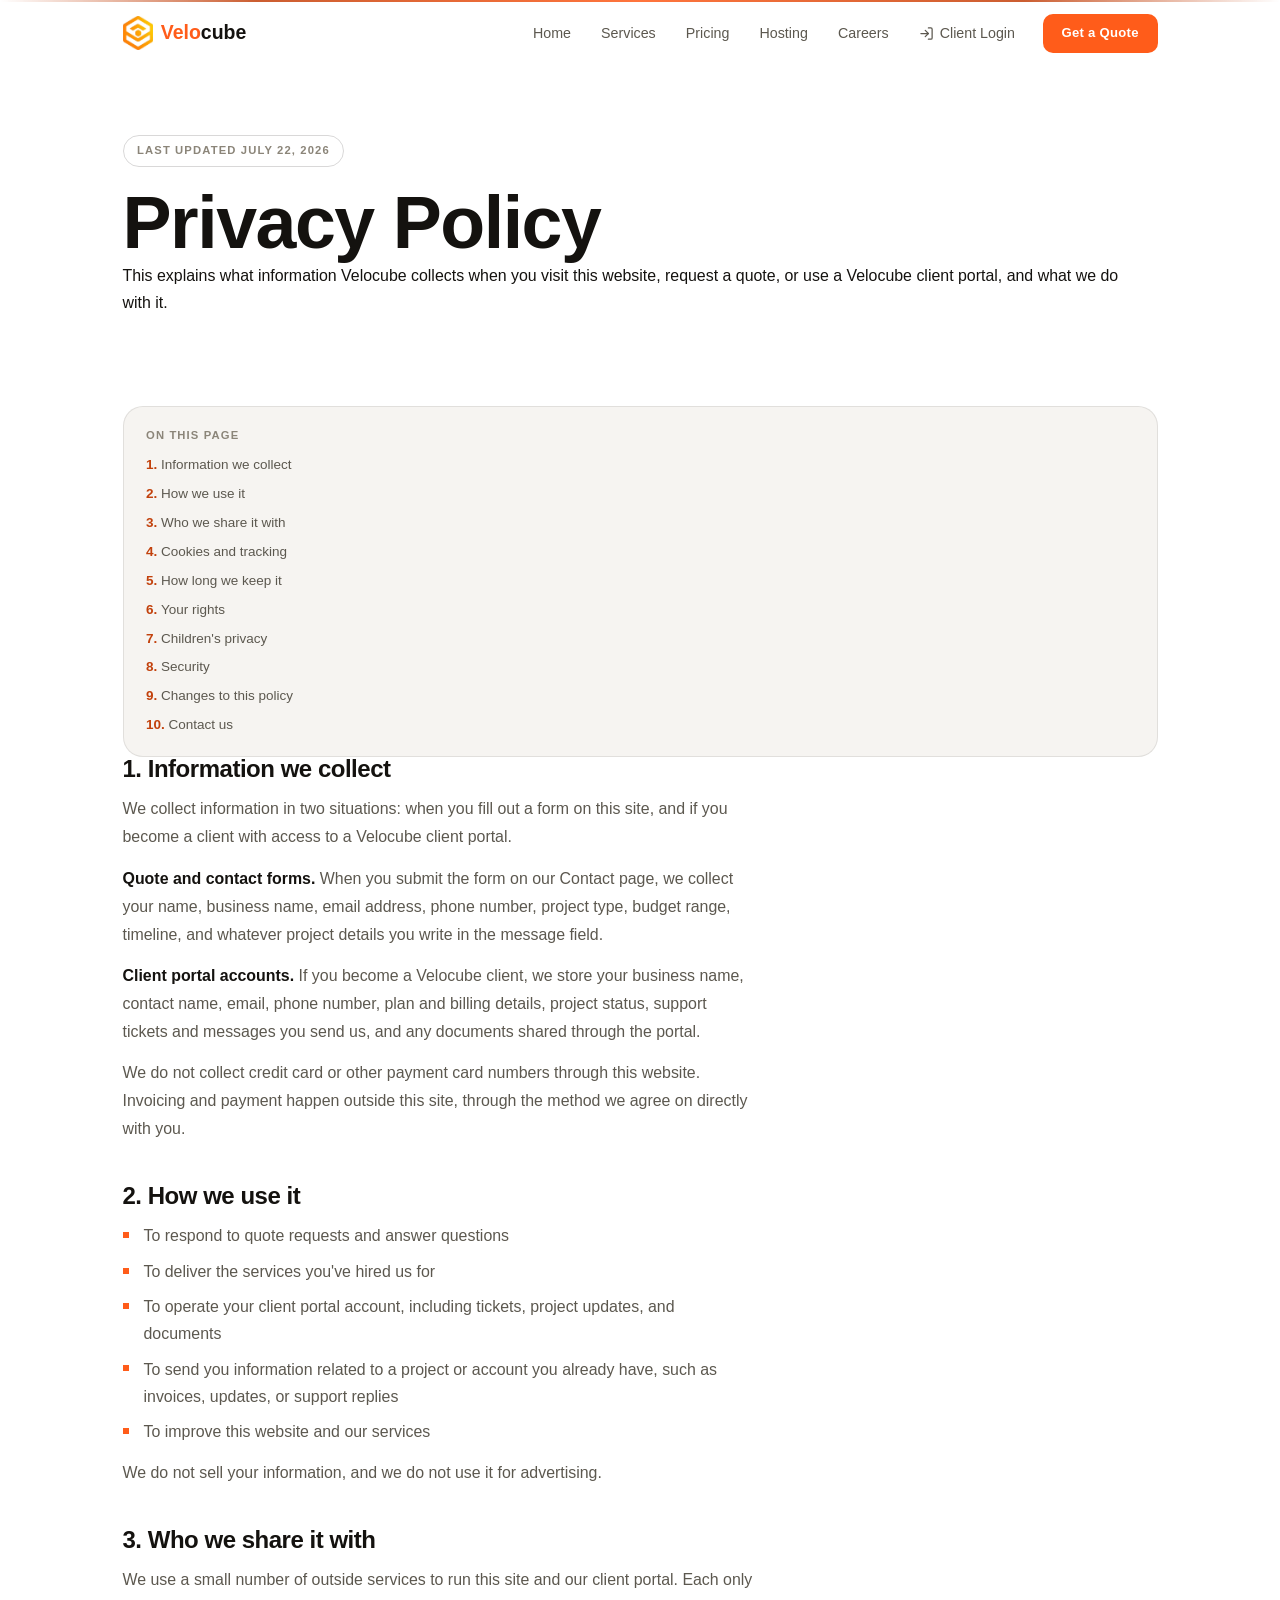
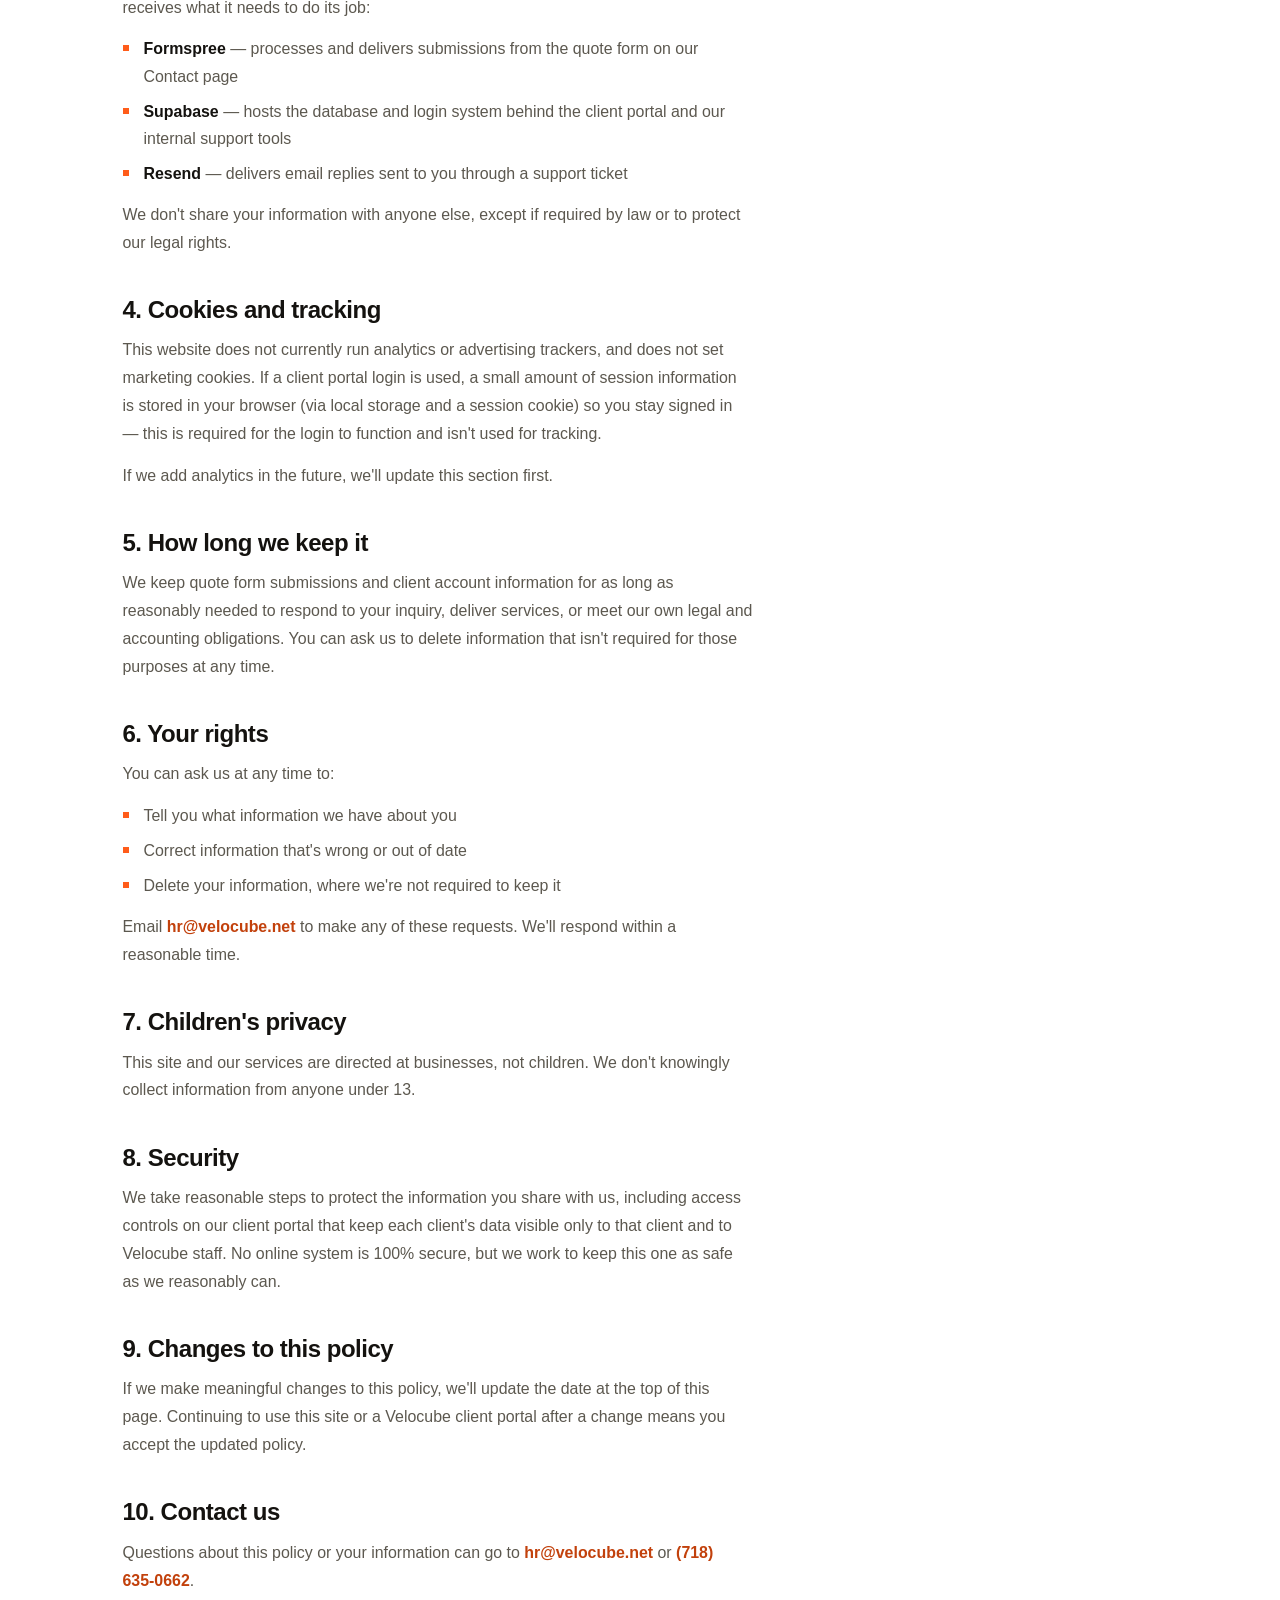
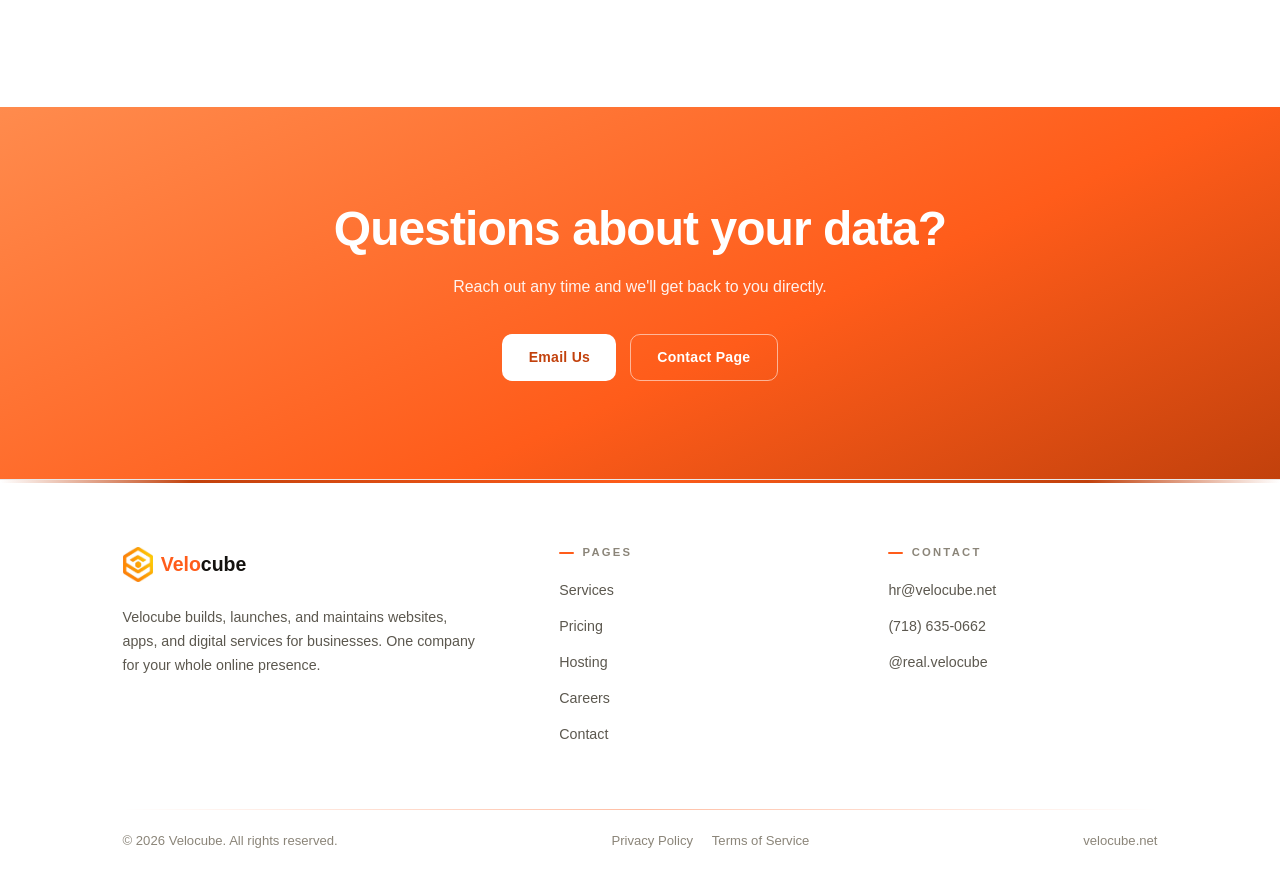
<file: privacy.html>
<!DOCTYPE html>
<html lang="en">
<head>
  <meta charset="UTF-8">
  <meta name="viewport" content="width=device-width, initial-scale=1.0">

  <title>Privacy Policy | Velocube</title>
  <meta name="description" content="How Velocube collects, uses, and protects information from website visitors and client portal users.">
  <link rel="canonical" href="https://velocube.net/privacy.html">
  <meta name="robots" content="index, follow">

  <meta property="og:type" content="website">
  <meta property="og:url" content="https://velocube.net/privacy.html">
  <meta property="og:site_name" content="Velocube">
  <meta property="og:title" content="Privacy Policy | Velocube">
  <meta property="og:description" content="How Velocube collects, uses, and protects your information.">
  <meta property="og:image" content="https://velocube.net/assets/og-image.png">

  <meta name="twitter:card" content="summary_large_image">
  <meta name="twitter:title" content="Privacy Policy | Velocube">
  <meta name="twitter:description" content="How Velocube collects, uses, and protects your information.">
  <meta name="twitter:image" content="https://velocube.net/assets/og-image.png">

  <link rel="icon" type="image/png" href="assets/favicon.png">
  <link rel="apple-touch-icon" href="assets/apple-touch-icon.png">

  <link rel="preconnect" href="https://api.fontshare.com" crossorigin>
  <link rel="preconnect" href="https://cdn.fontshare.com" crossorigin>
  <link href="https://api.fontshare.com/v2/css?f[]=clash-display@500,600&amp;f[]=switzer@400,500,600&amp;f[]=boska@400,500i&amp;display=swap" rel="stylesheet">

  <link rel="stylesheet" href="css/site.css">
</head>
<body class="home-theme">
  <a class="skip-link" href="#main">Skip to main content</a>

  <header class="site-header">
    <div class="container">
      <a class="brand" href="index.html" aria-label="Velocube home">
        <img src="assets/glyph.png" alt="" width="274" height="315">
        <span class="brand-word"><span class="bw-velo">Velo</span>cube</span>
      </a>
      <button class="nav-toggle" aria-expanded="false" aria-controls="nav-menu" aria-label="Toggle navigation menu">
        <span></span><span></span><span></span>
      </button>
      <nav id="nav-menu" class="nav-menu" aria-label="Main navigation">
        <a href="index.html">Home</a>
        <a href="services.html">Services</a>
        <a href="pricing.html">Pricing</a>
        <a href="management.html">Hosting</a>
        <a href="careers.html">Careers</a>
        <a class="nav-login" href="portal/">Client Login</a>
        <a class="btn btn-primary" href="contact.html">Get a Quote</a>
      </nav>
    </div>
  </header>

  <main id="main">
    <section class="legal-hero">
      <div class="container">
        <span class="updated-tag">Last updated July 22, 2026</span>
        <h1>Privacy Policy</h1>
        <p class="lede">This explains what information Velocube collects when you visit this website, request a quote, or use a Velocube client portal, and what we do with it.</p>
      </div>
    </section>

    <section class="section" style="padding-top: clamp(1.5rem, 3vw, 2rem);">
      <div class="container">
        <div class="legal-toc" data-reveal>
          <p>On this page</p>
          <ol>
            <li><a href="#collect">Information we collect</a></li>
            <li><a href="#use">How we use it</a></li>
            <li><a href="#share">Who we share it with</a></li>
            <li><a href="#cookies">Cookies and tracking</a></li>
            <li><a href="#retention">How long we keep it</a></li>
            <li><a href="#rights">Your rights</a></li>
            <li><a href="#children">Children's privacy</a></li>
            <li><a href="#security">Security</a></li>
            <li><a href="#changes">Changes to this policy</a></li>
            <li><a href="#contact-us">Contact us</a></li>
          </ol>
        </div>

        <div class="legal-content" data-reveal>
          <h2 id="collect">1. Information we collect</h2>
          <p>We collect information in two situations: when you fill out a form on this site, and if you become a client with access to a Velocube client portal.</p>
          <p><strong>Quote and contact forms.</strong> When you submit the form on our Contact page, we collect your name, business name, email address, phone number, project type, budget range, timeline, and whatever project details you write in the message field.</p>
          <p><strong>Client portal accounts.</strong> If you become a Velocube client, we store your business name, contact name, email, phone number, plan and billing details, project status, support tickets and messages you send us, and any documents shared through the portal.</p>
          <p>We do not collect credit card or other payment card numbers through this website. Invoicing and payment happen outside this site, through the method we agree on directly with you.</p>

          <h2 id="use">2. How we use it</h2>
          <ul>
            <li>To respond to quote requests and answer questions</li>
            <li>To deliver the services you've hired us for</li>
            <li>To operate your client portal account, including tickets, project updates, and documents</li>
            <li>To send you information related to a project or account you already have, such as invoices, updates, or support replies</li>
            <li>To improve this website and our services</li>
          </ul>
          <p>We do not sell your information, and we do not use it for advertising.</p>

          <h2 id="share">3. Who we share it with</h2>
          <p>We use a small number of outside services to run this site and our client portal. Each only receives what it needs to do its job:</p>
          <ul>
            <li><strong>Formspree</strong> &mdash; processes and delivers submissions from the quote form on our Contact page</li>
            <li><strong>Supabase</strong> &mdash; hosts the database and login system behind the client portal and our internal support tools</li>
            <li><strong>Resend</strong> &mdash; delivers email replies sent to you through a support ticket</li>
          </ul>
          <p>We don't share your information with anyone else, except if required by law or to protect our legal rights.</p>

          <h2 id="cookies">4. Cookies and tracking</h2>
          <p>This website does not currently run analytics or advertising trackers, and does not set marketing cookies. If a client portal login is used, a small amount of session information is stored in your browser (via local storage and a session cookie) so you stay signed in &mdash; this is required for the login to function and isn't used for tracking.</p>
          <p>If we add analytics in the future, we'll update this section first.</p>

          <h2 id="retention">5. How long we keep it</h2>
          <p>We keep quote form submissions and client account information for as long as reasonably needed to respond to your inquiry, deliver services, or meet our own legal and accounting obligations. You can ask us to delete information that isn't required for those purposes at any time.</p>

          <h2 id="rights">6. Your rights</h2>
          <p>You can ask us at any time to:</p>
          <ul>
            <li>Tell you what information we have about you</li>
            <li>Correct information that's wrong or out of date</li>
            <li>Delete your information, where we're not required to keep it</li>
          </ul>
          <p>Email <a href="mailto:hr@velocube.net">hr@velocube.net</a> to make any of these requests. We'll respond within a reasonable time.</p>

          <h2 id="children">7. Children's privacy</h2>
          <p>This site and our services are directed at businesses, not children. We don't knowingly collect information from anyone under 13.</p>

          <h2 id="security">8. Security</h2>
          <p>We take reasonable steps to protect the information you share with us, including access controls on our client portal that keep each client's data visible only to that client and to Velocube staff. No online system is 100% secure, but we work to keep this one as safe as we reasonably can.</p>

          <h2 id="changes">9. Changes to this policy</h2>
          <p>If we make meaningful changes to this policy, we'll update the date at the top of this page. Continuing to use this site or a Velocube client portal after a change means you accept the updated policy.</p>

          <h2 id="contact-us">10. Contact us</h2>
          <p>Questions about this policy or your information can go to <a href="mailto:hr@velocube.net">hr@velocube.net</a> or <a href="tel:+17186350662">(718) 635-0662</a>.</p>
        </div>
      </div>
    </section>

    <section class="cta-band">
      <div class="container" data-reveal>
        <h2>Questions about your data?</h2>
        <p>Reach out any time and we'll get back to you directly.</p>
        <div class="hero-ctas">
          <a class="btn btn-primary" href="mailto:hr@velocube.net">Email Us</a>
          <a class="btn btn-ghost" href="contact.html">Contact Page</a>
        </div>
      </div>
    </section>
  </main>

  <footer class="site-footer">
    <div class="container">
      <div class="footer-grid">
        <div class="footer-brand">
          <a class="brand" href="index.html" aria-label="Velocube home">
            <img src="assets/glyph.png" alt="" width="274" height="315" loading="lazy">
            <span class="brand-word"><span class="bw-velo">Velo</span>cube</span>
          </a>
          <p>Velocube builds, launches, and maintains websites, apps, and digital services for businesses. One company for your whole online presence.</p>
        </div>
        <nav class="footer-col" aria-label="Footer navigation">
          <h4>Pages</h4>
          <ul>
            <li><a href="services.html">Services</a></li>
            <li><a href="pricing.html">Pricing</a></li>
            <li><a href="management.html">Hosting</a></li>
            <li><a href="careers.html">Careers</a></li>
            <li><a href="contact.html">Contact</a></li>
          </ul>
        </nav>
        <div class="footer-col">
          <h4>Contact</h4>
          <ul>
            <li><a href="mailto:hr@velocube.net">hr@velocube.net</a></li>
            <li><a href="tel:+17186350662">(718) 635-0662</a></li>
            <li><a href="https://www.instagram.com/real.velocube" target="_blank" rel="noopener">@real.velocube</a></li>
          </ul>
        </div>
      </div>
      <div class="footer-bottom">
        <p>&copy; <span id="year">2026</span> Velocube. All rights reserved.</p>
        <nav class="footer-legal" aria-label="Legal">
          <a href="privacy.html">Privacy Policy</a>
          <a href="terms.html">Terms of Service</a>
        </nav>
        <p>velocube.net</p>
      </div>
    </div>
  </footer>

  <script src="js/site.js" defer></script>
</body>
</html>
</file>
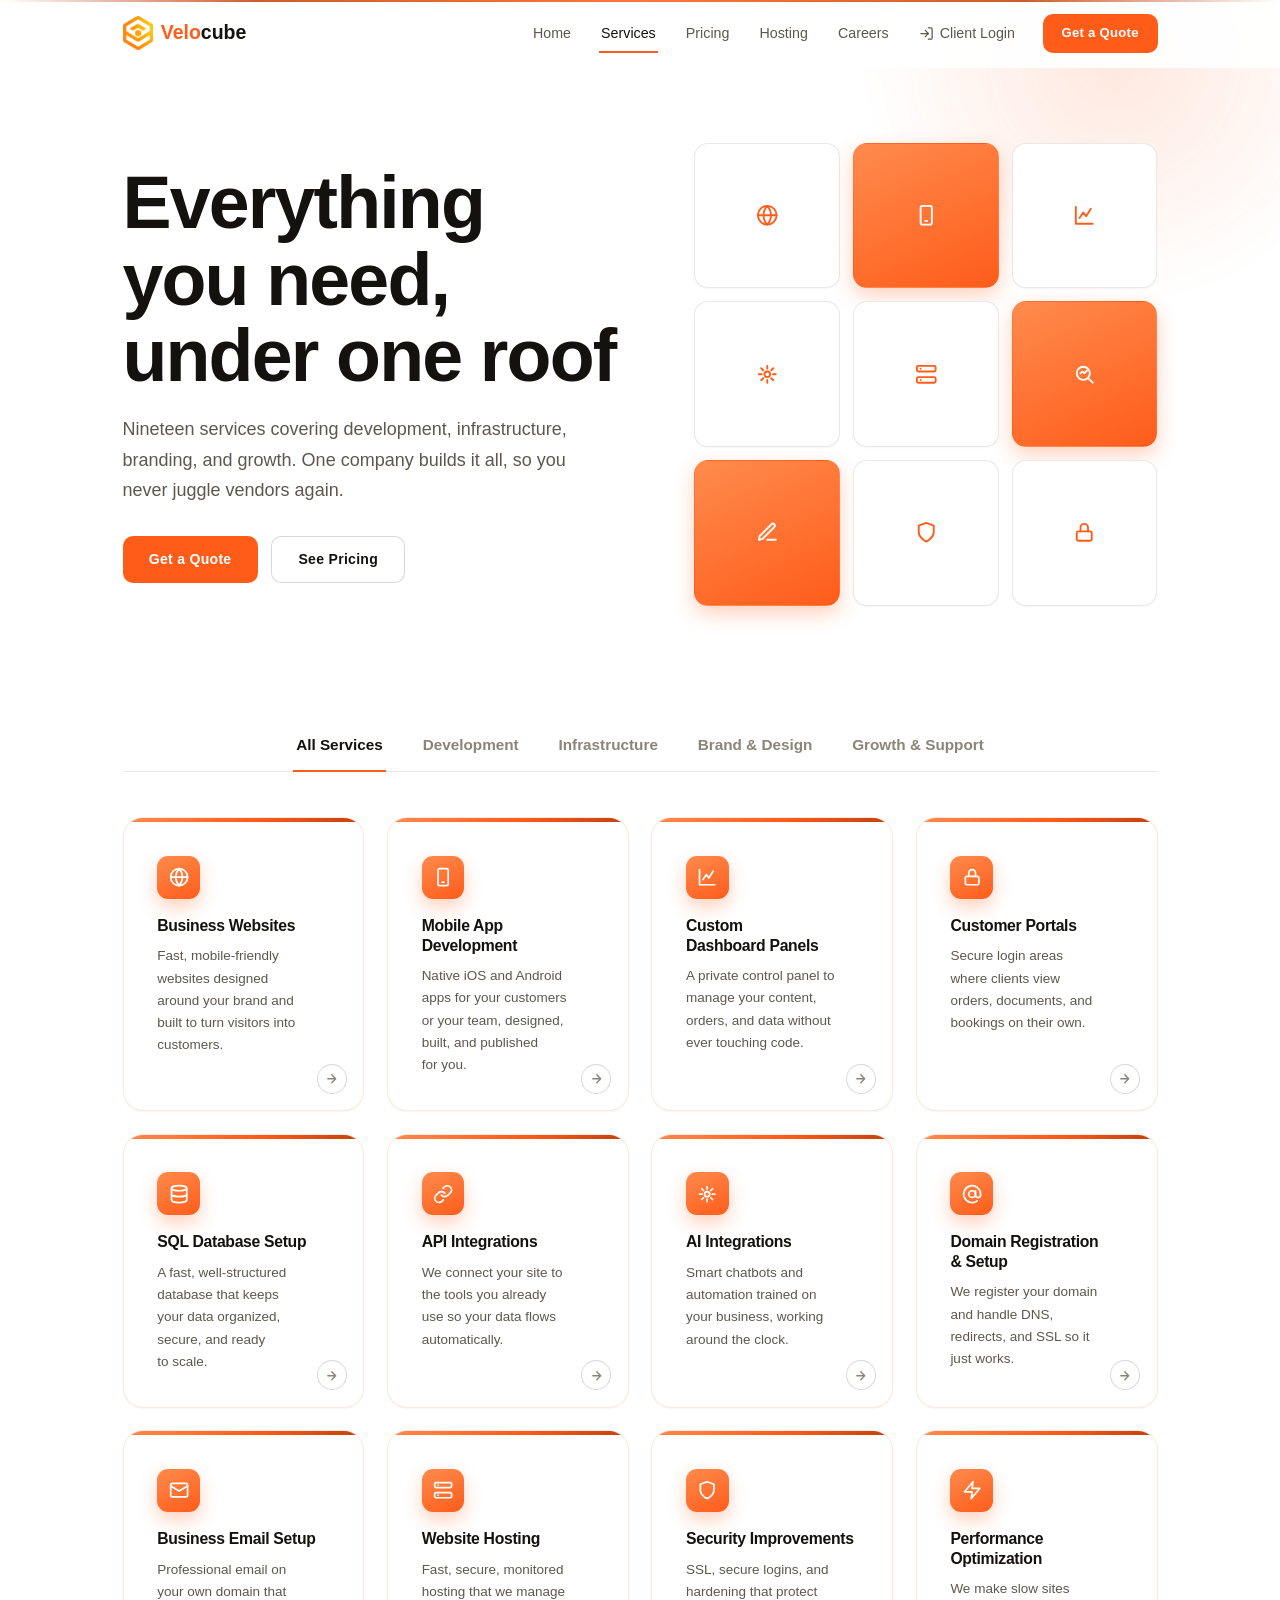
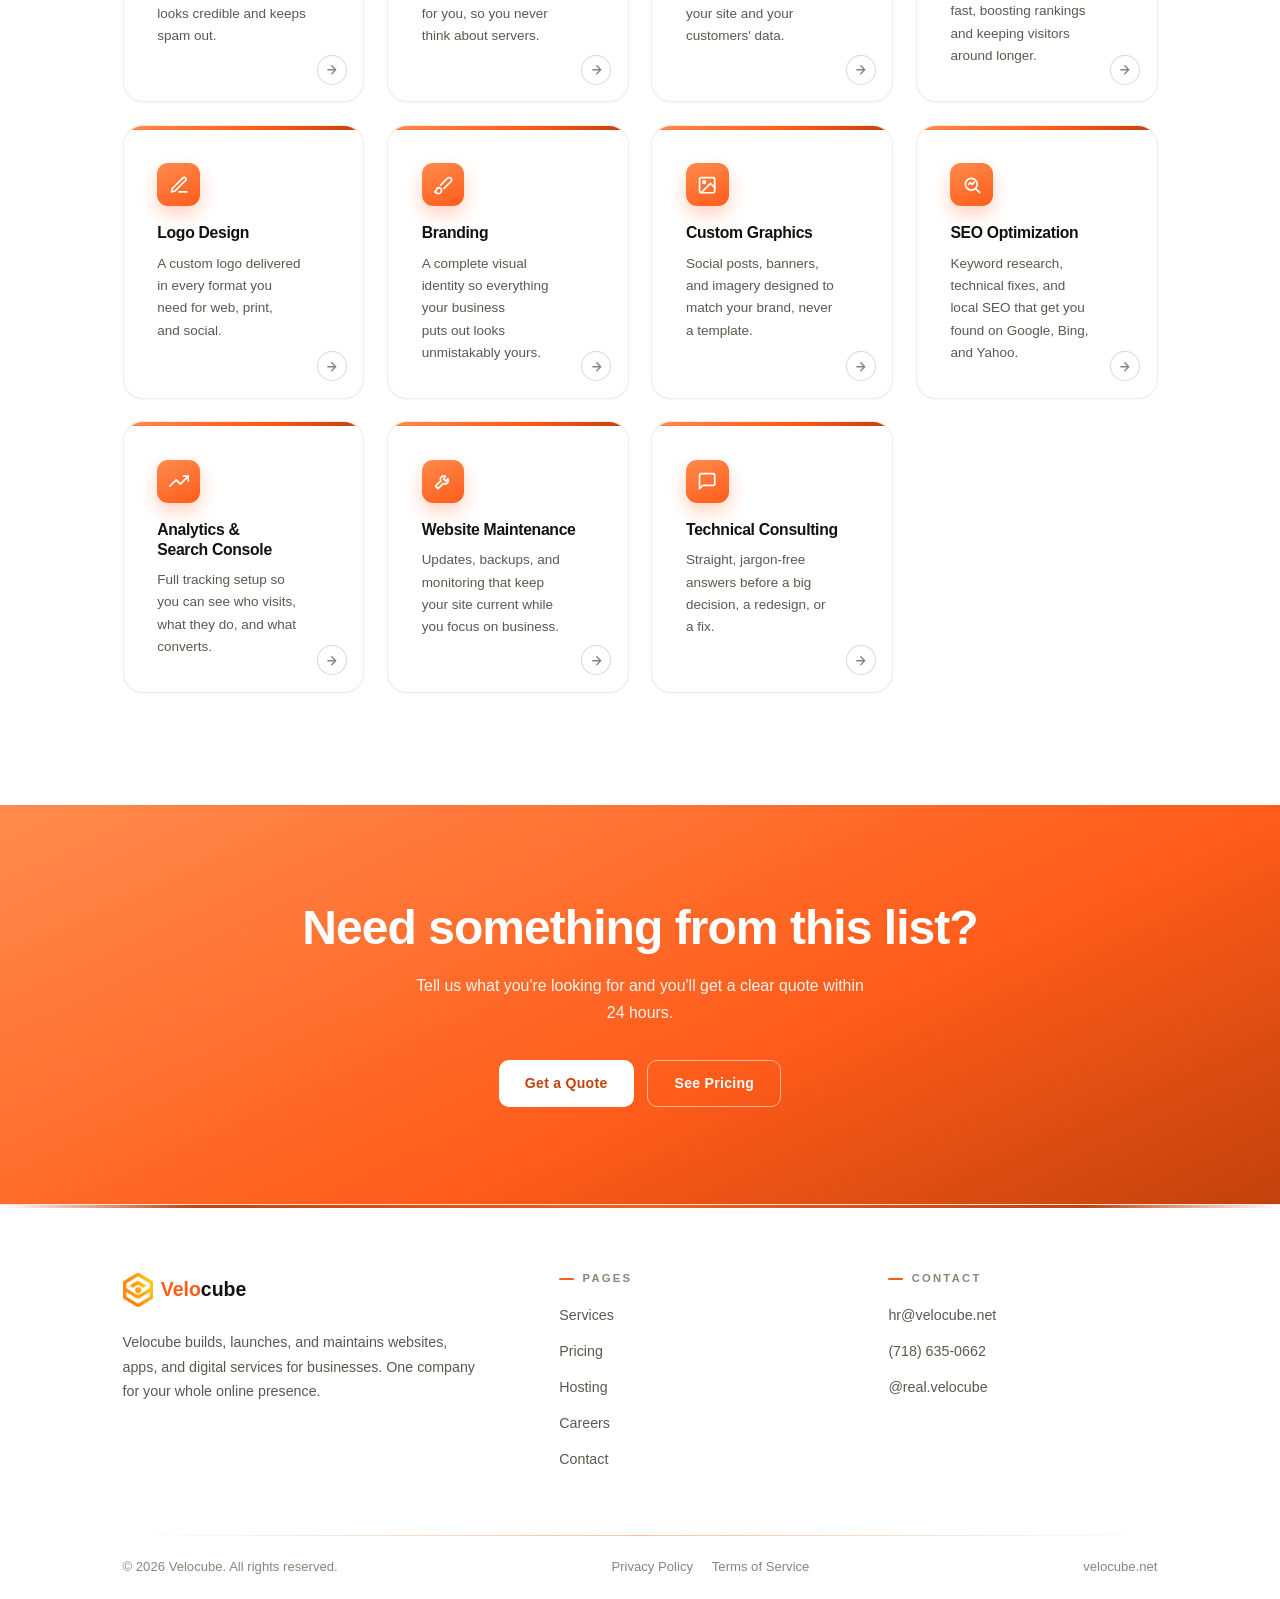
<file: services.html>
<!DOCTYPE html>
<html lang="en">
<head>
  <meta charset="UTF-8">
  <meta name="viewport" content="width=device-width, initial-scale=1.0">

  <title>Services | Velocube</title>
  <meta name="description" content="Websites, mobile apps, dashboards, portals, hosting, branding, SEO, and more. See everything Velocube builds and manages for businesses.">
  <link rel="canonical" href="https://velocube.net/services.html">
  <meta name="robots" content="index, follow">

  <meta property="og:type" content="website">
  <meta property="og:url" content="https://velocube.net/services.html">
  <meta property="og:site_name" content="Velocube">
  <meta property="og:title" content="Services | Velocube">
  <meta property="og:description" content="Websites, mobile apps, dashboards, portals, hosting, branding, SEO, and more.">
  <meta property="og:image" content="https://velocube.net/assets/og-image.png">

  <meta name="twitter:card" content="summary_large_image">
  <meta name="twitter:title" content="Services | Velocube">
  <meta name="twitter:description" content="Websites, mobile apps, dashboards, portals, hosting, branding, SEO, and more.">
  <meta name="twitter:image" content="https://velocube.net/assets/og-image.png">

  <link rel="icon" type="image/png" href="assets/favicon.png">
  <link rel="apple-touch-icon" href="assets/apple-touch-icon.png">

  <link rel="preconnect" href="https://api.fontshare.com" crossorigin>
  <link rel="preconnect" href="https://cdn.fontshare.com" crossorigin>
  <link href="https://api.fontshare.com/v2/css?f[]=clash-display@500,600&amp;f[]=switzer@400,500,600&amp;f[]=boska@400,500i&amp;display=swap" rel="stylesheet">

  <link rel="stylesheet" href="css/site.css">
</head>
<body class="home-theme">
  <a class="skip-link" href="#main">Skip to main content</a>

  <header class="site-header">
    <div class="container">
      <a class="brand" href="index.html" aria-label="Velocube home">
        <img src="assets/glyph.png" alt="" width="274" height="315">
        <span class="brand-word"><span class="bw-velo">Velo</span>cube</span>
      </a>
      <button class="nav-toggle" aria-expanded="false" aria-controls="nav-menu" aria-label="Toggle navigation menu">
        <span></span><span></span><span></span>
      </button>
      <nav id="nav-menu" class="nav-menu" aria-label="Main navigation">
        <a href="index.html">Home</a>
        <a href="services.html" aria-current="page">Services</a>
        <a href="pricing.html">Pricing</a>
        <a href="management.html">Hosting</a>
        <a href="careers.html">Careers</a>
        <a class="nav-login" href="portal/">Client Login</a>
        <a class="btn btn-primary" href="contact.html">Get a Quote</a>
      </nav>
    </div>
  </header>

  <main id="main">
    <!-- ================= Hero ================= -->
    <section class="hero-split">
      <div class="container">
        <div>
          <h1>Everything you need, under one roof</h1>
          <p class="lede">Nineteen services covering development, infrastructure, branding, and growth. One company builds it all, so you never juggle vendors again.</p>
          <div class="hero-ctas">
            <a class="btn btn-primary" href="contact.html">Get a Quote</a>
            <a class="btn btn-ghost" href="pricing.html">See Pricing</a>
          </div>
        </div>

        <div class="hero-mosaic" aria-hidden="true">
          <span class="mosaic-tile"><svg viewBox="0 0 24 24" fill="none" stroke="currentColor" stroke-width="2" stroke-linecap="round" stroke-linejoin="round"><circle cx="12" cy="12" r="10"/><path d="M2 12h20M12 2a15.3 15.3 0 0 1 4 10 15.3 15.3 0 0 1-4 10 15.3 15.3 0 0 1-4-10 15.3 15.3 0 0 1 4-10z"/></svg></span>
          <span class="mosaic-tile accent"><svg viewBox="0 0 24 24" fill="none" stroke="currentColor" stroke-width="2" stroke-linecap="round" stroke-linejoin="round"><rect x="6" y="2" width="12" height="20" rx="2"/><path d="M11 18h2"/></svg></span>
          <span class="mosaic-tile"><svg viewBox="0 0 24 24" fill="none" stroke="currentColor" stroke-width="2" stroke-linecap="round" stroke-linejoin="round"><path d="M3 3v18h18"/><path d="M7 15l4-6 3 4 5-8"/></svg></span>
          <span class="mosaic-tile"><svg viewBox="0 0 24 24" fill="none" stroke="currentColor" stroke-width="2" stroke-linecap="round" stroke-linejoin="round"><path d="M12 3v3M12 18v3M3 12h3M18 12h3M5.6 5.6l2.1 2.1M16.3 16.3l2.1 2.1M18.4 5.6l-2.1 2.1M7.7 16.3l-2.1 2.1"/><circle cx="12" cy="12" r="3"/></svg></span>
          <span class="mosaic-tile"><svg viewBox="0 0 24 24" fill="none" stroke="currentColor" stroke-width="2" stroke-linecap="round" stroke-linejoin="round"><rect x="2" y="3" width="20" height="6" rx="1.5"/><rect x="2" y="15" width="20" height="6" rx="1.5"/><path d="M6 6h.01M6 18h.01"/></svg></span>
          <span class="mosaic-tile accent"><svg viewBox="0 0 24 24" fill="none" stroke="currentColor" stroke-width="2" stroke-linecap="round" stroke-linejoin="round"><circle cx="11" cy="11" r="7"/><path d="m21 21-4.35-4.35"/><path d="M8 11l2-2 2 2 3-3"/></svg></span>
          <span class="mosaic-tile accent"><svg viewBox="0 0 24 24" fill="none" stroke="currentColor" stroke-width="2" stroke-linecap="round" stroke-linejoin="round"><path d="M12 20h9"/><path d="M16.5 3.5a2.1 2.1 0 0 1 3 3L7 19l-4 1 1-4z"/></svg></span>
          <span class="mosaic-tile"><svg viewBox="0 0 24 24" fill="none" stroke="currentColor" stroke-width="2" stroke-linecap="round" stroke-linejoin="round"><path d="M12 22s8-4 8-10V5l-8-3-8 3v7c0 6 8 10 8 10z"/></svg></span>
          <span class="mosaic-tile"><svg viewBox="0 0 24 24" fill="none" stroke="currentColor" stroke-width="2" stroke-linecap="round" stroke-linejoin="round"><rect x="4" y="11" width="16" height="10" rx="2"/><path d="M8 11V7a4 4 0 0 1 8 0v4"/></svg></span>
        </div>
      </div>
    </section>

    <!-- ================= Services grid + filter ================= -->
    <section class="section" style="padding-top: clamp(2.5rem, 5vw, 3.5rem);">
      <div class="container">
        <div class="svc-filter" role="tablist" aria-label="Filter services by category" data-reveal>
          <button class="filter-tab" type="button" role="tab" data-filter="all" aria-selected="true">All Services</button>
          <button class="filter-tab" type="button" role="tab" data-filter="development" aria-selected="false">Development</button>
          <button class="filter-tab" type="button" role="tab" data-filter="infrastructure" aria-selected="false">Infrastructure</button>
          <button class="filter-tab" type="button" role="tab" data-filter="brand" aria-selected="false">Brand &amp; Design</button>
          <button class="filter-tab" type="button" role="tab" data-filter="growth" aria-selected="false">Growth &amp; Support</button>
        </div>

        <div class="feature-grid-light cols-4" id="svc-grid" data-reveal-group>
          <!-- Development -->
          <a class="feature-card-light svc-mini" id="websites" href="contact.html" data-category="development" data-reveal>
            <span class="icon-badge"><svg viewBox="0 0 24 24" fill="none" stroke="currentColor" stroke-width="2" stroke-linecap="round" stroke-linejoin="round" aria-hidden="true"><circle cx="12" cy="12" r="10"/><path d="M2 12h20M12 2a15.3 15.3 0 0 1 4 10 15.3 15.3 0 0 1-4 10 15.3 15.3 0 0 1-4-10 15.3 15.3 0 0 1 4-10z"/></svg></span>
            <h3>Business Websites</h3>
            <p>Fast, mobile-friendly websites designed around your brand and built to turn visitors into customers.</p>
            <span class="go-arrow" aria-hidden="true"><svg viewBox="0 0 24 24" fill="none" stroke="currentColor" stroke-width="2.5" stroke-linecap="round" stroke-linejoin="round"><path d="M5 12h14M12 5l7 7-7 7"/></svg></span>
          </a>
          <a class="feature-card-light svc-mini" id="apps" href="contact.html" data-category="development" data-reveal>
            <span class="icon-badge"><svg viewBox="0 0 24 24" fill="none" stroke="currentColor" stroke-width="2" stroke-linecap="round" stroke-linejoin="round" aria-hidden="true"><rect x="6" y="2" width="12" height="20" rx="2"/><path d="M11 18h2"/></svg></span>
            <h3>Mobile App Development</h3>
            <p>Native iOS and Android apps for your customers or your team, designed, built, and published for you.</p>
            <span class="go-arrow" aria-hidden="true"><svg viewBox="0 0 24 24" fill="none" stroke="currentColor" stroke-width="2.5" stroke-linecap="round" stroke-linejoin="round"><path d="M5 12h14M12 5l7 7-7 7"/></svg></span>
          </a>
          <a class="feature-card-light svc-mini" id="dashboards" href="contact.html" data-category="development" data-reveal>
            <span class="icon-badge"><svg viewBox="0 0 24 24" fill="none" stroke="currentColor" stroke-width="2" stroke-linecap="round" stroke-linejoin="round" aria-hidden="true"><path d="M3 3v18h18"/><path d="M7 15l4-6 3 4 5-8"/></svg></span>
            <h3>Custom Dashboard Panels</h3>
            <p>A private control panel to manage your content, orders, and data without ever touching code.</p>
            <span class="go-arrow" aria-hidden="true"><svg viewBox="0 0 24 24" fill="none" stroke="currentColor" stroke-width="2.5" stroke-linecap="round" stroke-linejoin="round"><path d="M5 12h14M12 5l7 7-7 7"/></svg></span>
          </a>
          <a class="feature-card-light svc-mini" id="portals" href="contact.html" data-category="development" data-reveal>
            <span class="icon-badge"><svg viewBox="0 0 24 24" fill="none" stroke="currentColor" stroke-width="2" stroke-linecap="round" stroke-linejoin="round" aria-hidden="true"><rect x="4" y="11" width="16" height="10" rx="2"/><path d="M8 11V7a4 4 0 0 1 8 0v4"/></svg></span>
            <h3>Customer Portals</h3>
            <p>Secure login areas where clients view orders, documents, and bookings on their own.</p>
            <span class="go-arrow" aria-hidden="true"><svg viewBox="0 0 24 24" fill="none" stroke="currentColor" stroke-width="2.5" stroke-linecap="round" stroke-linejoin="round"><path d="M5 12h14M12 5l7 7-7 7"/></svg></span>
          </a>
          <a class="feature-card-light svc-mini" id="databases" href="contact.html" data-category="development" data-reveal>
            <span class="icon-badge"><svg viewBox="0 0 24 24" fill="none" stroke="currentColor" stroke-width="2" stroke-linecap="round" stroke-linejoin="round" aria-hidden="true"><ellipse cx="12" cy="5" rx="9" ry="3"/><path d="M3 5v14a9 3 0 0 0 18 0V5"/><path d="M3 12a9 3 0 0 0 18 0"/></svg></span>
            <h3>SQL Database Setup</h3>
            <p>A fast, well-structured database that keeps your data organized, secure, and ready to scale.</p>
            <span class="go-arrow" aria-hidden="true"><svg viewBox="0 0 24 24" fill="none" stroke="currentColor" stroke-width="2.5" stroke-linecap="round" stroke-linejoin="round"><path d="M5 12h14M12 5l7 7-7 7"/></svg></span>
          </a>
          <a class="feature-card-light svc-mini" id="api" href="contact.html" data-category="development" data-reveal>
            <span class="icon-badge"><svg viewBox="0 0 24 24" fill="none" stroke="currentColor" stroke-width="2" stroke-linecap="round" stroke-linejoin="round" aria-hidden="true"><path d="M10 13a5 5 0 0 0 7.54.54l3-3a5 5 0 0 0-7.07-7.07l-1.72 1.71"/><path d="M14 11a5 5 0 0 0-7.54-.54l-3 3a5 5 0 0 0 7.07 7.07l1.71-1.71"/></svg></span>
            <h3>API Integrations</h3>
            <p>We connect your site to the tools you already use so your data flows automatically.</p>
            <span class="go-arrow" aria-hidden="true"><svg viewBox="0 0 24 24" fill="none" stroke="currentColor" stroke-width="2.5" stroke-linecap="round" stroke-linejoin="round"><path d="M5 12h14M12 5l7 7-7 7"/></svg></span>
          </a>
          <a class="feature-card-light svc-mini" id="ai" href="contact.html" data-category="development" data-reveal>
            <span class="icon-badge"><svg viewBox="0 0 24 24" fill="none" stroke="currentColor" stroke-width="2" stroke-linecap="round" stroke-linejoin="round" aria-hidden="true"><path d="M12 3v3M12 18v3M3 12h3M18 12h3M5.6 5.6l2.1 2.1M16.3 16.3l2.1 2.1M18.4 5.6l-2.1 2.1M7.7 16.3l-2.1 2.1"/><circle cx="12" cy="12" r="3"/></svg></span>
            <h3>AI Integrations</h3>
            <p>Smart chatbots and automation trained on your business, working around the clock.</p>
            <span class="go-arrow" aria-hidden="true"><svg viewBox="0 0 24 24" fill="none" stroke="currentColor" stroke-width="2.5" stroke-linecap="round" stroke-linejoin="round"><path d="M5 12h14M12 5l7 7-7 7"/></svg></span>
          </a>

          <!-- Infrastructure -->
          <a class="feature-card-light svc-mini" id="domains" href="contact.html" data-category="infrastructure" data-reveal>
            <span class="icon-badge"><svg viewBox="0 0 24 24" fill="none" stroke="currentColor" stroke-width="2" stroke-linecap="round" stroke-linejoin="round" aria-hidden="true"><circle cx="12" cy="12" r="4"/><path d="M16 8v5a3 3 0 0 0 6 0v-1a10 10 0 1 0-4 8"/></svg></span>
            <h3>Domain Registration &amp; Setup</h3>
            <p>We register your domain and handle DNS, redirects, and SSL so it just works.</p>
            <span class="go-arrow" aria-hidden="true"><svg viewBox="0 0 24 24" fill="none" stroke="currentColor" stroke-width="2.5" stroke-linecap="round" stroke-linejoin="round"><path d="M5 12h14M12 5l7 7-7 7"/></svg></span>
          </a>
          <a class="feature-card-light svc-mini" id="email" href="contact.html" data-category="infrastructure" data-reveal>
            <span class="icon-badge"><svg viewBox="0 0 24 24" fill="none" stroke="currentColor" stroke-width="2" stroke-linecap="round" stroke-linejoin="round" aria-hidden="true"><rect x="2" y="4" width="20" height="16" rx="2"/><path d="m22 7-10 6L2 7"/></svg></span>
            <h3>Business Email Setup</h3>
            <p>Professional email on your own domain that looks credible and keeps spam out.</p>
            <span class="go-arrow" aria-hidden="true"><svg viewBox="0 0 24 24" fill="none" stroke="currentColor" stroke-width="2.5" stroke-linecap="round" stroke-linejoin="round"><path d="M5 12h14M12 5l7 7-7 7"/></svg></span>
          </a>
          <a class="feature-card-light svc-mini" id="hosting" href="contact.html" data-category="infrastructure" data-reveal>
            <span class="icon-badge"><svg viewBox="0 0 24 24" fill="none" stroke="currentColor" stroke-width="2" stroke-linecap="round" stroke-linejoin="round" aria-hidden="true"><rect x="2" y="3" width="20" height="6" rx="1.5"/><rect x="2" y="15" width="20" height="6" rx="1.5"/><path d="M6 6h.01M6 18h.01"/></svg></span>
            <h3>Website Hosting</h3>
            <p>Fast, secure, monitored hosting that we manage for you, so you never think about servers.</p>
            <span class="go-arrow" aria-hidden="true"><svg viewBox="0 0 24 24" fill="none" stroke="currentColor" stroke-width="2.5" stroke-linecap="round" stroke-linejoin="round"><path d="M5 12h14M12 5l7 7-7 7"/></svg></span>
          </a>
          <a class="feature-card-light svc-mini" id="security" href="contact.html" data-category="infrastructure" data-reveal>
            <span class="icon-badge"><svg viewBox="0 0 24 24" fill="none" stroke="currentColor" stroke-width="2" stroke-linecap="round" stroke-linejoin="round" aria-hidden="true"><path d="M12 22s8-4 8-10V5l-8-3-8 3v7c0 6 8 10 8 10z"/></svg></span>
            <h3>Security Improvements</h3>
            <p>SSL, secure logins, and hardening that protect your site and your customers' data.</p>
            <span class="go-arrow" aria-hidden="true"><svg viewBox="0 0 24 24" fill="none" stroke="currentColor" stroke-width="2.5" stroke-linecap="round" stroke-linejoin="round"><path d="M5 12h14M12 5l7 7-7 7"/></svg></span>
          </a>
          <a class="feature-card-light svc-mini" id="performance" href="contact.html" data-category="infrastructure" data-reveal>
            <span class="icon-badge"><svg viewBox="0 0 24 24" fill="none" stroke="currentColor" stroke-width="2" stroke-linecap="round" stroke-linejoin="round" aria-hidden="true"><polygon points="13 2 3 14 12 14 11 22 21 10 12 10 13 2"/></svg></span>
            <h3>Performance Optimization</h3>
            <p>We make slow sites fast, boosting rankings and keeping visitors around longer.</p>
            <span class="go-arrow" aria-hidden="true"><svg viewBox="0 0 24 24" fill="none" stroke="currentColor" stroke-width="2.5" stroke-linecap="round" stroke-linejoin="round"><path d="M5 12h14M12 5l7 7-7 7"/></svg></span>
          </a>

          <!-- Brand & Design -->
          <a class="feature-card-light svc-mini" id="logos" href="contact.html" data-category="brand" data-reveal>
            <span class="icon-badge"><svg viewBox="0 0 24 24" fill="none" stroke="currentColor" stroke-width="2" stroke-linecap="round" stroke-linejoin="round" aria-hidden="true"><path d="M12 20h9"/><path d="M16.5 3.5a2.1 2.1 0 0 1 3 3L7 19l-4 1 1-4z"/></svg></span>
            <h3>Logo Design</h3>
            <p>A custom logo delivered in every format you need for web, print, and social.</p>
            <span class="go-arrow" aria-hidden="true"><svg viewBox="0 0 24 24" fill="none" stroke="currentColor" stroke-width="2.5" stroke-linecap="round" stroke-linejoin="round"><path d="M5 12h14M12 5l7 7-7 7"/></svg></span>
          </a>
          <a class="feature-card-light svc-mini" id="branding" href="contact.html" data-category="brand" data-reveal>
            <span class="icon-badge"><svg viewBox="0 0 24 24" fill="none" stroke="currentColor" stroke-width="2" stroke-linecap="round" stroke-linejoin="round" aria-hidden="true"><path d="M9.06 11.9l8.07-8.06a2.85 2.85 0 1 1 4.03 4.03l-8.06 8.08"/><path d="M7.07 14.94c-1.66 0-3 1.35-3 3.02 0 1.33-2.5 1.52-2 2.02 1.08 1.1 2.49 2.02 4 2.02 2.2 0 4-1.8 4-4.04a3.01 3.01 0 0 0-3-3.02z"/></svg></span>
            <h3>Branding</h3>
            <p>A complete visual identity so everything your business puts out looks unmistakably yours.</p>
            <span class="go-arrow" aria-hidden="true"><svg viewBox="0 0 24 24" fill="none" stroke="currentColor" stroke-width="2.5" stroke-linecap="round" stroke-linejoin="round"><path d="M5 12h14M12 5l7 7-7 7"/></svg></span>
          </a>
          <a class="feature-card-light svc-mini" id="graphics" href="contact.html" data-category="brand" data-reveal>
            <span class="icon-badge"><svg viewBox="0 0 24 24" fill="none" stroke="currentColor" stroke-width="2" stroke-linecap="round" stroke-linejoin="round" aria-hidden="true"><rect x="3" y="3" width="18" height="18" rx="2"/><circle cx="8.5" cy="8.5" r="1.5"/><path d="m21 15-5-5L5 21"/></svg></span>
            <h3>Custom Graphics</h3>
            <p>Social posts, banners, and imagery designed to match your brand, never a template.</p>
            <span class="go-arrow" aria-hidden="true"><svg viewBox="0 0 24 24" fill="none" stroke="currentColor" stroke-width="2.5" stroke-linecap="round" stroke-linejoin="round"><path d="M5 12h14M12 5l7 7-7 7"/></svg></span>
          </a>

          <!-- Growth & Support -->
          <a class="feature-card-light svc-mini" id="seo" href="contact.html" data-category="growth" data-reveal>
            <span class="icon-badge"><svg viewBox="0 0 24 24" fill="none" stroke="currentColor" stroke-width="2" stroke-linecap="round" stroke-linejoin="round" aria-hidden="true"><circle cx="11" cy="11" r="7"/><path d="m21 21-4.35-4.35"/><path d="M8 11l2-2 2 2 3-3"/></svg></span>
            <h3>SEO Optimization</h3>
            <p>Keyword research, technical fixes, and local SEO that get you found on Google, Bing, and Yahoo.</p>
            <span class="go-arrow" aria-hidden="true"><svg viewBox="0 0 24 24" fill="none" stroke="currentColor" stroke-width="2.5" stroke-linecap="round" stroke-linejoin="round"><path d="M5 12h14M12 5l7 7-7 7"/></svg></span>
          </a>
          <a class="feature-card-light svc-mini" id="analytics" href="contact.html" data-category="growth" data-reveal>
            <span class="icon-badge"><svg viewBox="0 0 24 24" fill="none" stroke="currentColor" stroke-width="2" stroke-linecap="round" stroke-linejoin="round" aria-hidden="true"><polyline points="23 6 13.5 15.5 8.5 10.5 1 18"/><polyline points="17 6 23 6 23 12"/></svg></span>
            <h3>Analytics &amp; Search Console</h3>
            <p>Full tracking setup so you can see who visits, what they do, and what converts.</p>
            <span class="go-arrow" aria-hidden="true"><svg viewBox="0 0 24 24" fill="none" stroke="currentColor" stroke-width="2.5" stroke-linecap="round" stroke-linejoin="round"><path d="M5 12h14M12 5l7 7-7 7"/></svg></span>
          </a>
          <a class="feature-card-light svc-mini" id="maintenance" href="contact.html" data-category="growth" data-reveal>
            <span class="icon-badge"><svg viewBox="0 0 24 24" fill="none" stroke="currentColor" stroke-width="2" stroke-linecap="round" stroke-linejoin="round" aria-hidden="true"><path d="M14.7 6.3a4 4 0 0 0-5.4 5.4L3 18l3 3 6.3-6.3a4 4 0 0 0 5.4-5.4l-2.6 2.6-2.4-2.4z"/></svg></span>
            <h3>Website Maintenance</h3>
            <p>Updates, backups, and monitoring that keep your site current while you focus on business.</p>
            <span class="go-arrow" aria-hidden="true"><svg viewBox="0 0 24 24" fill="none" stroke="currentColor" stroke-width="2.5" stroke-linecap="round" stroke-linejoin="round"><path d="M5 12h14M12 5l7 7-7 7"/></svg></span>
          </a>
          <a class="feature-card-light svc-mini" id="consulting" href="contact.html" data-category="growth" data-reveal>
            <span class="icon-badge"><svg viewBox="0 0 24 24" fill="none" stroke="currentColor" stroke-width="2" stroke-linecap="round" stroke-linejoin="round" aria-hidden="true"><path d="M21 15a2 2 0 0 1-2 2H7l-4 4V5a2 2 0 0 1 2-2h14a2 2 0 0 1 2 2z"/></svg></span>
            <h3>Technical Consulting</h3>
            <p>Straight, jargon-free answers before a big decision, a redesign, or a fix.</p>
            <span class="go-arrow" aria-hidden="true"><svg viewBox="0 0 24 24" fill="none" stroke="currentColor" stroke-width="2.5" stroke-linecap="round" stroke-linejoin="round"><path d="M5 12h14M12 5l7 7-7 7"/></svg></span>
          </a>
        </div>
      </div>
    </section>

    <section class="cta-band">
      <div class="container" data-reveal>
        <h2>Need something from this list?</h2>
        <p>Tell us what you're looking for and you'll get a clear quote within 24 hours.</p>
        <div class="hero-ctas">
          <a class="btn btn-primary" href="contact.html">Get a Quote</a>
          <a class="btn btn-ghost" href="pricing.html">See Pricing</a>
        </div>
      </div>
    </section>
  </main>

  <footer class="site-footer">
    <div class="container">
      <div class="footer-grid">
        <div class="footer-brand">
          <a class="brand" href="index.html" aria-label="Velocube home">
            <img src="assets/glyph.png" alt="" width="274" height="315" loading="lazy">
            <span class="brand-word"><span class="bw-velo">Velo</span>cube</span>
          </a>
          <p>Velocube builds, launches, and maintains websites, apps, and digital services for businesses. One company for your whole online presence.</p>
        </div>
        <nav class="footer-col" aria-label="Footer navigation">
          <h4>Pages</h4>
          <ul>
            <li><a href="services.html">Services</a></li>
            <li><a href="pricing.html">Pricing</a></li>
            <li><a href="management.html">Hosting</a></li>
            <li><a href="careers.html">Careers</a></li>
            <li><a href="contact.html">Contact</a></li>
          </ul>
        </nav>
        <div class="footer-col">
          <h4>Contact</h4>
          <ul>
            <li><a href="mailto:hr@velocube.net">hr@velocube.net</a></li>
            <li><a href="tel:+17186350662">(718) 635-0662</a></li>
            <li><a href="https://www.instagram.com/real.velocube" target="_blank" rel="noopener">@real.velocube</a></li>
          </ul>
        </div>
      </div>
      <div class="footer-bottom">
        <p>&copy; <span id="year">2026</span> Velocube. All rights reserved.</p>
        <nav class="footer-legal" aria-label="Legal">
          <a href="privacy.html">Privacy Policy</a>
          <a href="terms.html">Terms of Service</a>
        </nav>
        <p>velocube.net</p>
      </div>
    </div>
  </footer>

  <script src="js/site.js" defer></script>
</body>
</html>
</file>
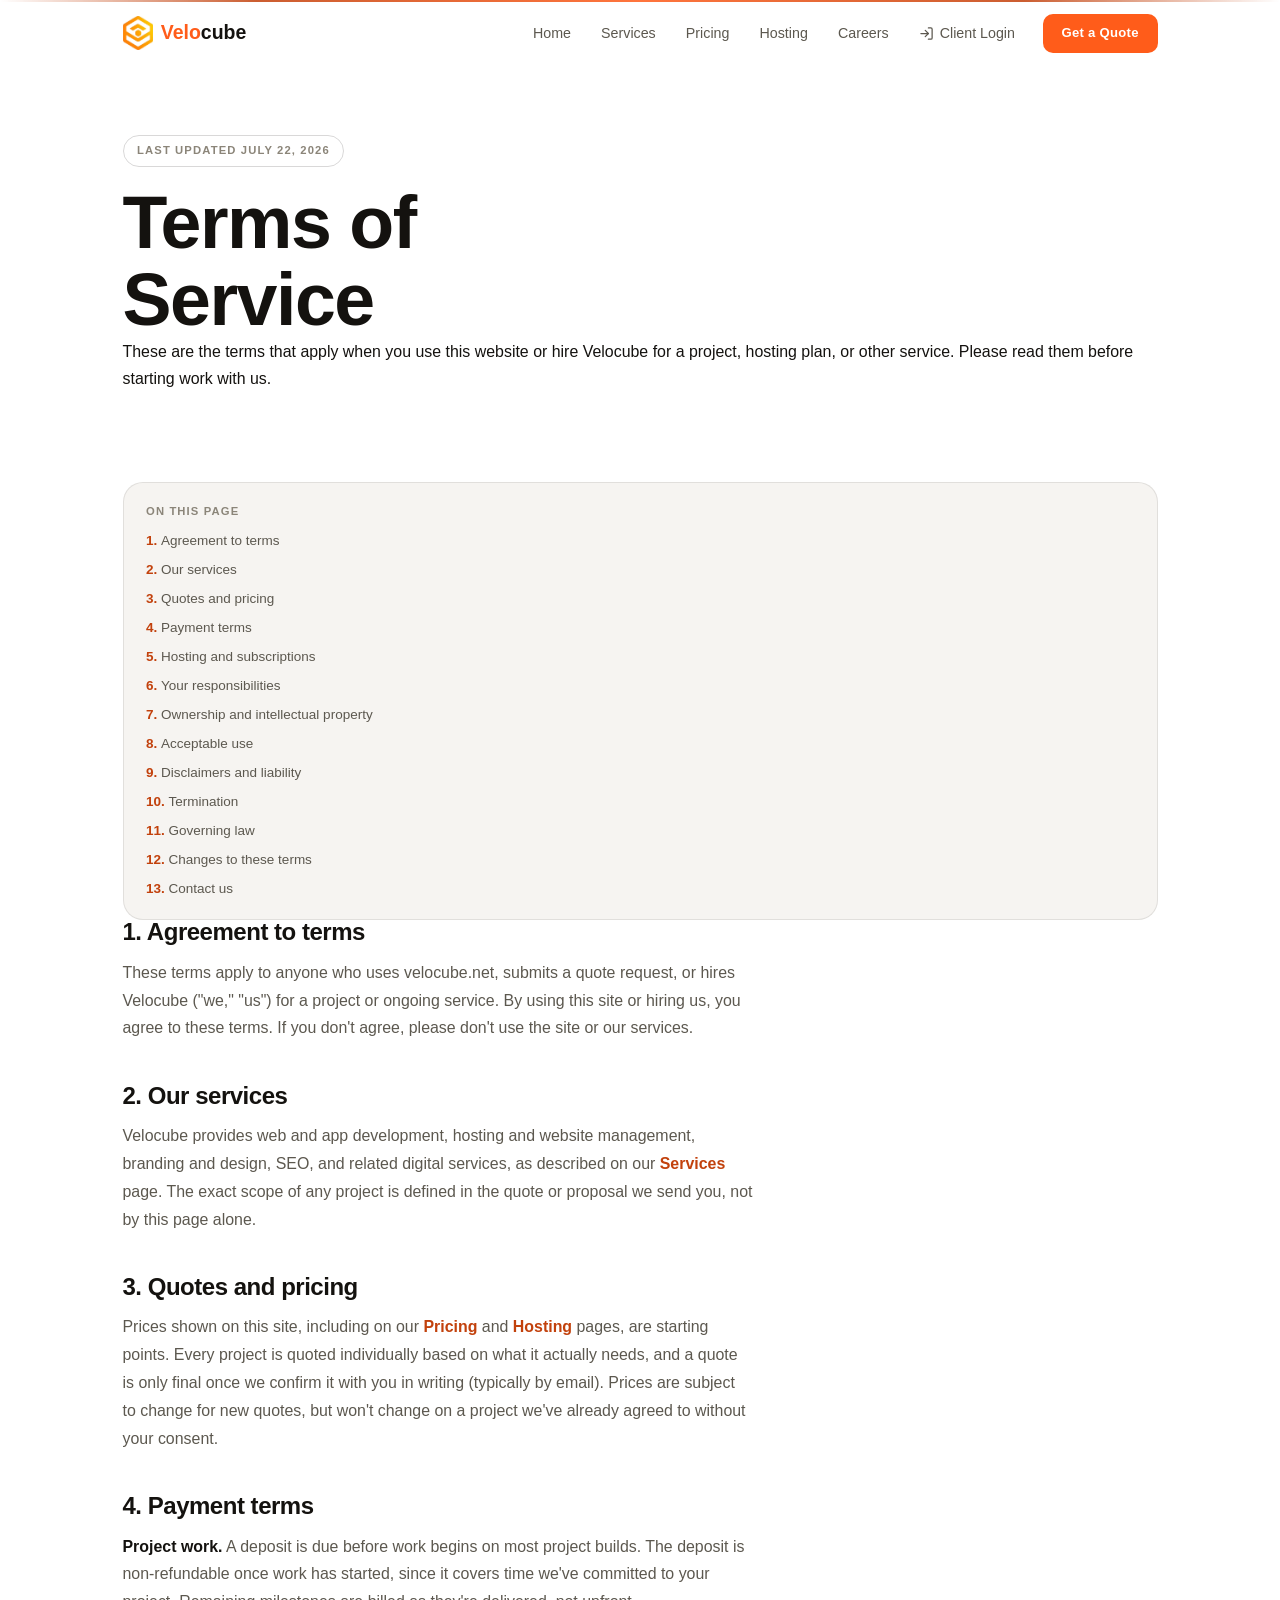
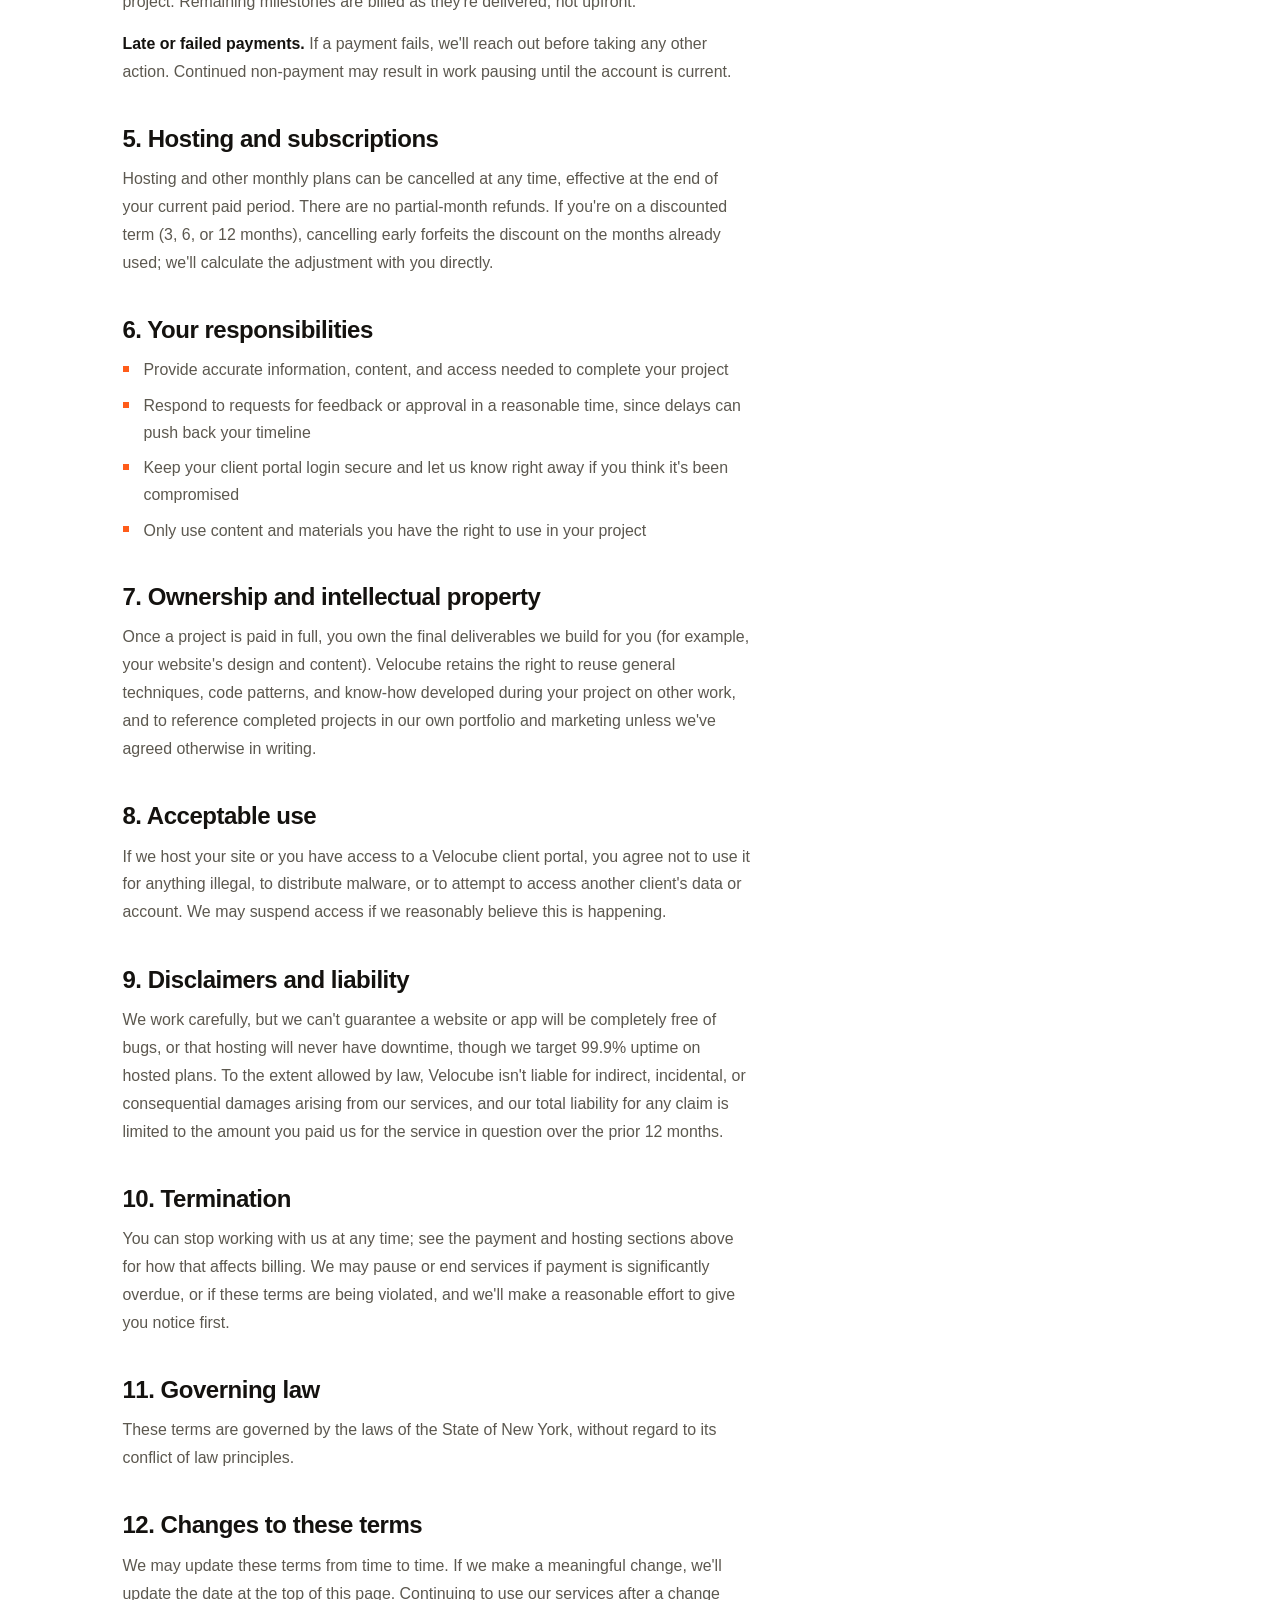
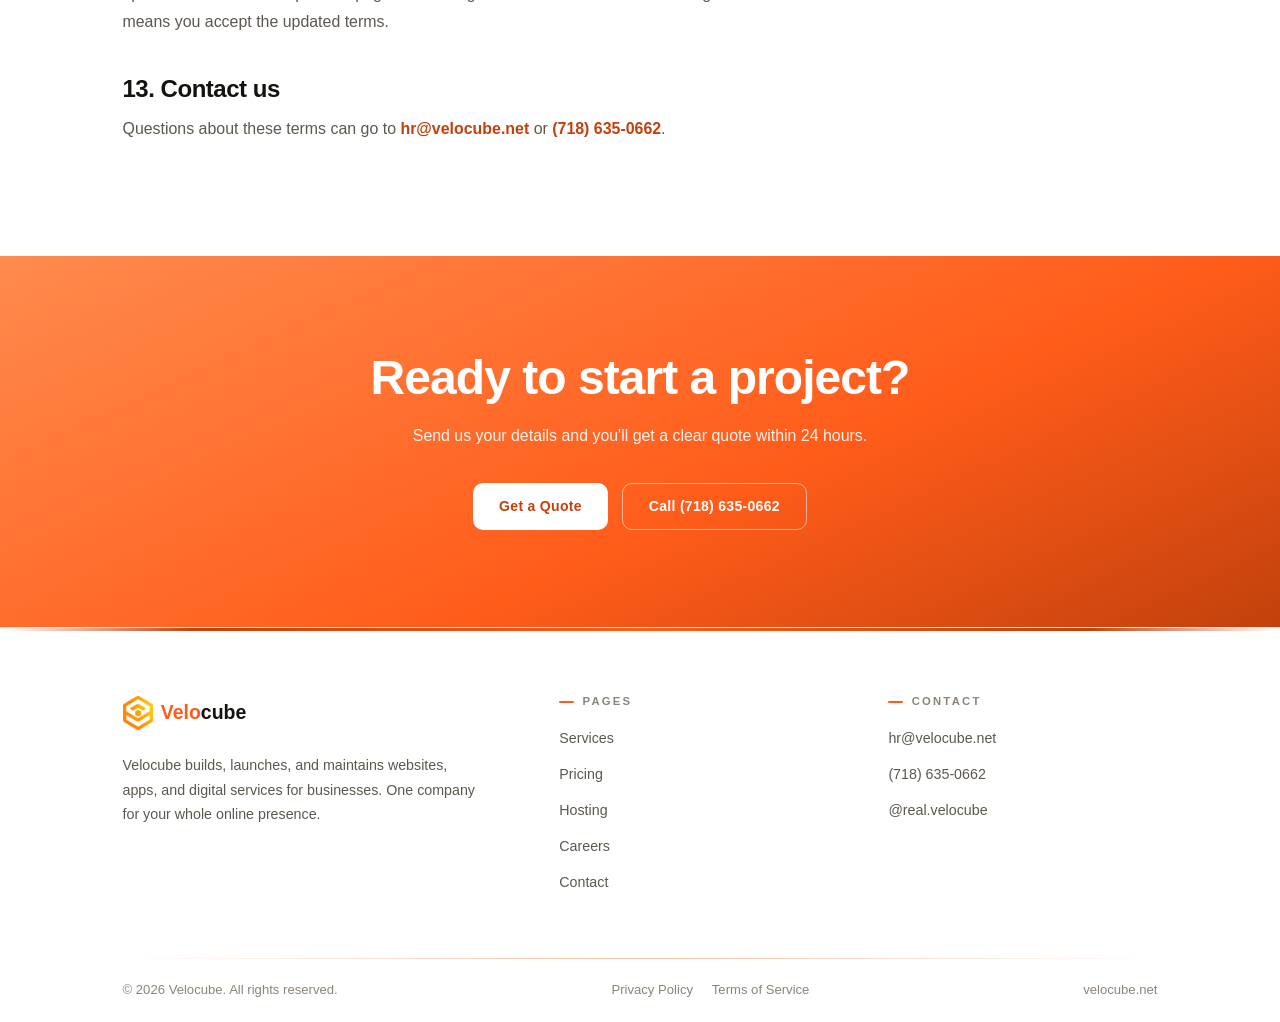
<file: terms.html>
<!DOCTYPE html>
<html lang="en">
<head>
  <meta charset="UTF-8">
  <meta name="viewport" content="width=device-width, initial-scale=1.0">

  <title>Terms of Service | Velocube</title>
  <meta name="description" content="The terms that apply when you hire Velocube for a project, hosting plan, or other service.">
  <link rel="canonical" href="https://velocube.net/terms.html">
  <meta name="robots" content="index, follow">

  <meta property="og:type" content="website">
  <meta property="og:url" content="https://velocube.net/terms.html">
  <meta property="og:site_name" content="Velocube">
  <meta property="og:title" content="Terms of Service | Velocube">
  <meta property="og:description" content="The terms that apply when you hire Velocube for a project or service.">
  <meta property="og:image" content="https://velocube.net/assets/og-image.png">

  <meta name="twitter:card" content="summary_large_image">
  <meta name="twitter:title" content="Terms of Service | Velocube">
  <meta name="twitter:description" content="The terms that apply when you hire Velocube for a project or service.">
  <meta name="twitter:image" content="https://velocube.net/assets/og-image.png">

  <link rel="icon" type="image/png" href="assets/favicon.png">
  <link rel="apple-touch-icon" href="assets/apple-touch-icon.png">

  <link rel="preconnect" href="https://api.fontshare.com" crossorigin>
  <link rel="preconnect" href="https://cdn.fontshare.com" crossorigin>
  <link href="https://api.fontshare.com/v2/css?f[]=clash-display@500,600&amp;f[]=switzer@400,500,600&amp;f[]=boska@400,500i&amp;display=swap" rel="stylesheet">

  <link rel="stylesheet" href="css/site.css">
</head>
<body class="home-theme">
  <a class="skip-link" href="#main">Skip to main content</a>

  <header class="site-header">
    <div class="container">
      <a class="brand" href="index.html" aria-label="Velocube home">
        <img src="assets/glyph.png" alt="" width="274" height="315">
        <span class="brand-word"><span class="bw-velo">Velo</span>cube</span>
      </a>
      <button class="nav-toggle" aria-expanded="false" aria-controls="nav-menu" aria-label="Toggle navigation menu">
        <span></span><span></span><span></span>
      </button>
      <nav id="nav-menu" class="nav-menu" aria-label="Main navigation">
        <a href="index.html">Home</a>
        <a href="services.html">Services</a>
        <a href="pricing.html">Pricing</a>
        <a href="management.html">Hosting</a>
        <a href="careers.html">Careers</a>
        <a class="nav-login" href="portal/">Client Login</a>
        <a class="btn btn-primary" href="contact.html">Get a Quote</a>
      </nav>
    </div>
  </header>

  <main id="main">
    <section class="legal-hero">
      <div class="container">
        <span class="updated-tag">Last updated July 22, 2026</span>
        <h1>Terms of Service</h1>
        <p class="lede">These are the terms that apply when you use this website or hire Velocube for a project, hosting plan, or other service. Please read them before starting work with us.</p>
      </div>
    </section>

    <section class="section" style="padding-top: clamp(1.5rem, 3vw, 2rem);">
      <div class="container">
        <div class="legal-toc" data-reveal>
          <p>On this page</p>
          <ol>
            <li><a href="#agreement">Agreement to terms</a></li>
            <li><a href="#services">Our services</a></li>
            <li><a href="#quotes">Quotes and pricing</a></li>
            <li><a href="#payment">Payment terms</a></li>
            <li><a href="#hosting">Hosting and subscriptions</a></li>
            <li><a href="#responsibilities">Your responsibilities</a></li>
            <li><a href="#ip">Ownership and intellectual property</a></li>
            <li><a href="#acceptable-use">Acceptable use</a></li>
            <li><a href="#liability">Disclaimers and liability</a></li>
            <li><a href="#termination">Termination</a></li>
            <li><a href="#law">Governing law</a></li>
            <li><a href="#terms-changes">Changes to these terms</a></li>
            <li><a href="#terms-contact">Contact us</a></li>
          </ol>
        </div>

        <div class="legal-content" data-reveal>
          <h2 id="agreement">1. Agreement to terms</h2>
          <p>These terms apply to anyone who uses velocube.net, submits a quote request, or hires Velocube ("we," "us") for a project or ongoing service. By using this site or hiring us, you agree to these terms. If you don't agree, please don't use the site or our services.</p>

          <h2 id="services">2. Our services</h2>
          <p>Velocube provides web and app development, hosting and website management, branding and design, SEO, and related digital services, as described on our <a href="services.html">Services</a> page. The exact scope of any project is defined in the quote or proposal we send you, not by this page alone.</p>

          <h2 id="quotes">3. Quotes and pricing</h2>
          <p>Prices shown on this site, including on our <a href="pricing.html">Pricing</a> and <a href="management.html">Hosting</a> pages, are starting points. Every project is quoted individually based on what it actually needs, and a quote is only final once we confirm it with you in writing (typically by email). Prices are subject to change for new quotes, but won't change on a project we've already agreed to without your consent.</p>

          <h2 id="payment">4. Payment terms</h2>
          <p><strong>Project work.</strong> A deposit is due before work begins on most project builds. The deposit is non-refundable once work has started, since it covers time we've committed to your project. Remaining milestones are billed as they're delivered, not upfront.</p>
          <p><strong>Late or failed payments.</strong> If a payment fails, we'll reach out before taking any other action. Continued non-payment may result in work pausing until the account is current.</p>

          <h2 id="hosting">5. Hosting and subscriptions</h2>
          <p>Hosting and other monthly plans can be cancelled at any time, effective at the end of your current paid period. There are no partial-month refunds. If you're on a discounted term (3, 6, or 12 months), cancelling early forfeits the discount on the months already used; we'll calculate the adjustment with you directly.</p>

          <h2 id="responsibilities">6. Your responsibilities</h2>
          <ul>
            <li>Provide accurate information, content, and access needed to complete your project</li>
            <li>Respond to requests for feedback or approval in a reasonable time, since delays can push back your timeline</li>
            <li>Keep your client portal login secure and let us know right away if you think it's been compromised</li>
            <li>Only use content and materials you have the right to use in your project</li>
          </ul>

          <h2 id="ip">7. Ownership and intellectual property</h2>
          <p>Once a project is paid in full, you own the final deliverables we build for you (for example, your website's design and content). Velocube retains the right to reuse general techniques, code patterns, and know-how developed during your project on other work, and to reference completed projects in our own portfolio and marketing unless we've agreed otherwise in writing.</p>

          <h2 id="acceptable-use">8. Acceptable use</h2>
          <p>If we host your site or you have access to a Velocube client portal, you agree not to use it for anything illegal, to distribute malware, or to attempt to access another client's data or account. We may suspend access if we reasonably believe this is happening.</p>

          <h2 id="liability">9. Disclaimers and liability</h2>
          <p>We work carefully, but we can't guarantee a website or app will be completely free of bugs, or that hosting will never have downtime, though we target 99.9% uptime on hosted plans. To the extent allowed by law, Velocube isn't liable for indirect, incidental, or consequential damages arising from our services, and our total liability for any claim is limited to the amount you paid us for the service in question over the prior 12 months.</p>

          <h2 id="termination">10. Termination</h2>
          <p>You can stop working with us at any time; see the payment and hosting sections above for how that affects billing. We may pause or end services if payment is significantly overdue, or if these terms are being violated, and we'll make a reasonable effort to give you notice first.</p>

          <h2 id="law">11. Governing law</h2>
          <p>These terms are governed by the laws of the State of New York, without regard to its conflict of law principles.</p>

          <h2 id="terms-changes">12. Changes to these terms</h2>
          <p>We may update these terms from time to time. If we make a meaningful change, we'll update the date at the top of this page. Continuing to use our services after a change means you accept the updated terms.</p>

          <h2 id="terms-contact">13. Contact us</h2>
          <p>Questions about these terms can go to <a href="mailto:hr@velocube.net">hr@velocube.net</a> or <a href="tel:+17186350662">(718) 635-0662</a>.</p>
        </div>
      </div>
    </section>

    <section class="cta-band">
      <div class="container" data-reveal>
        <h2>Ready to start a project?</h2>
        <p>Send us your details and you'll get a clear quote within 24 hours.</p>
        <div class="hero-ctas">
          <a class="btn btn-primary" href="contact.html">Get a Quote</a>
          <a class="btn btn-ghost" href="tel:+17186350662">Call (718) 635-0662</a>
        </div>
      </div>
    </section>
  </main>

  <footer class="site-footer">
    <div class="container">
      <div class="footer-grid">
        <div class="footer-brand">
          <a class="brand" href="index.html" aria-label="Velocube home">
            <img src="assets/glyph.png" alt="" width="274" height="315" loading="lazy">
            <span class="brand-word"><span class="bw-velo">Velo</span>cube</span>
          </a>
          <p>Velocube builds, launches, and maintains websites, apps, and digital services for businesses. One company for your whole online presence.</p>
        </div>
        <nav class="footer-col" aria-label="Footer navigation">
          <h4>Pages</h4>
          <ul>
            <li><a href="services.html">Services</a></li>
            <li><a href="pricing.html">Pricing</a></li>
            <li><a href="management.html">Hosting</a></li>
            <li><a href="careers.html">Careers</a></li>
            <li><a href="contact.html">Contact</a></li>
          </ul>
        </nav>
        <div class="footer-col">
          <h4>Contact</h4>
          <ul>
            <li><a href="mailto:hr@velocube.net">hr@velocube.net</a></li>
            <li><a href="tel:+17186350662">(718) 635-0662</a></li>
            <li><a href="https://www.instagram.com/real.velocube" target="_blank" rel="noopener">@real.velocube</a></li>
          </ul>
        </div>
      </div>
      <div class="footer-bottom">
        <p>&copy; <span id="year">2026</span> Velocube. All rights reserved.</p>
        <nav class="footer-legal" aria-label="Legal">
          <a href="privacy.html">Privacy Policy</a>
          <a href="terms.html">Terms of Service</a>
        </nav>
        <p>velocube.net</p>
      </div>
    </div>
  </footer>

  <script src="js/site.js" defer></script>
</body>
</html>
</file>
<file: css/site.css>
/* ==========================================================================
   Velocube — site.css
   One stylesheet for the whole site. Dark premium system: near-black base,
   hairline borders, warm off-white type, orange used sparingly, grain
   texture, and a serif italic accent face for editorial detail.
   ========================================================================== */

/* ---- Design tokens ---- */
:root {
  --bg: #0a0908;
  --surface: #131110;
  --surface-2: #1a1613;
  --border: rgba(244, 241, 236, 0.09);
  --border-strong: rgba(244, 241, 236, 0.17);
  --border-brighter: rgba(244, 241, 236, 0.28);

  --text: #f4f1ec;
  --text-dim: #a49c91;
  --text-faint: #6f685e;

  --orange: #ff5c1a;
  --orange-bright: #ff8b4d;
  --orange-deep: #c2410c;
  --orange-glow: rgba(255, 92, 26, 0.16);

  --font-display: "Clash Display", "Segoe UI", Arial, sans-serif;
  --font-body: "Switzer", "Segoe UI", Arial, sans-serif;
  --font-serif: "Boska", Georgia, "Times New Roman", serif;

  --container: 74rem;
  --gutter: clamp(1.25rem, 4vw, 2.5rem);
  --radius: 10px;
  --radius-lg: 18px;
  --header-h: 4.5rem;

  --section-pad: clamp(4.5rem, 9vw, 7.5rem);
  --ease: cubic-bezier(0.22, 1, 0.36, 1);
}

/* ---- Reset / base ---- */
*,
*::before,
*::after {
  box-sizing: border-box;
  margin: 0;
  padding: 0;
}

html {
  /* Everything on this site is sized in rem, so this single value zooms
     the whole page out a notch (headings, spacing, containers, all of
     it) without touching individual rules. 44px tap targets stay fixed
     in px elsewhere, so mobile accessibility is unaffected. */
  font-size: 93.75%;
  scroll-padding-top: calc(var(--header-h) + 1rem);
  -webkit-text-size-adjust: 100%;
}

@media (prefers-reduced-motion: no-preference) {
  html {
    scroll-behavior: smooth;
  }
}

body {
  font-family: var(--font-body);
  font-size: 1.0625rem;
  line-height: 1.7;
  color: var(--text);
  background: var(--bg);
  overflow-x: hidden;
  min-height: 100vh;
  position: relative;
}

/* Fixed grain overlay — a small tactile detail that separates a designed
   surface from a flat template. Kept extremely subtle and non-interactive. */
body::before {
  content: "";
  position: fixed;
  inset: 0;
  z-index: 999;
  pointer-events: none;
  opacity: 0.035;
  mix-blend-mode: overlay;
  background-image: url("data:image/svg+xml,%3Csvg xmlns='http://www.w3.org/2000/svg' width='180' height='180'%3E%3Cfilter id='n'%3E%3CfeTurbulence type='fractalNoise' baseFrequency='0.9' numOctaves='2' stitchTiles='stitch'/%3E%3C/filter%3E%3Crect width='100%25' height='100%25' filter='url(%23n)'/%3E%3C/svg%3E");
}

img,
svg,
video {
  display: block;
  max-width: 100%;
  height: auto;
}

a {
  color: var(--orange-bright);
  text-decoration: none;
}

a:hover {
  color: var(--orange);
}

ul,
ol {
  list-style: none;
}

button {
  font: inherit;
  color: inherit;
  background: none;
  border: 0;
  cursor: pointer;
}

input,
select,
textarea {
  font: inherit;
  color: inherit;
}

:focus-visible {
  outline: 2px solid var(--orange);
  outline-offset: 3px;
  border-radius: 4px;
}

::selection {
  background: var(--orange);
  color: #0c0b0a;
}

/* ---- Typography ---- */
h1,
h2,
h3,
h4 {
  font-family: var(--font-display);
  font-weight: 600;
  line-height: 1.04;
  letter-spacing: -0.02em;
  text-wrap: balance;
  overflow-wrap: break-word;
}

h1 {
  font-size: clamp(2.75rem, 6.8vw, 4.9rem);
}

h2 {
  font-size: clamp(1.9rem, 4.2vw, 3rem);
}

h3 {
  font-size: clamp(1.15rem, 2.2vw, 1.4rem);
  font-weight: 600;
  line-height: 1.25;
}

p {
  text-wrap: pretty;
}

.text-dim {
  color: var(--text-dim);
}

.accent {
  color: var(--orange);
}

/* Serif italic accent — used sparingly inside headlines for an editorial,
   designed-by-hand feel rather than a single uniform display weight. */
.serif-accent {
  font-family: var(--font-serif);
  font-style: italic;
  font-weight: 400;
  letter-spacing: 0;
  color: var(--orange);
}

/* ---- Layout helpers ---- */
.container {
  width: 100%;
  max-width: var(--container);
  margin-inline: auto;
  padding-inline: var(--gutter);
}

.section {
  padding-block: var(--section-pad);
  position: relative;
}

.section-rule {
  border-top: 1px solid var(--border);
}

.section-head {
  max-width: 44rem;
  margin-bottom: clamp(2.75rem, 5.5vw, 4.5rem);
}

.section-head p {
  color: var(--text-dim);
  margin-top: 1.25rem;
  font-size: clamp(1.05rem, 1.6vw, 1.15rem);
}

/* Numbered eyebrow: a small bracketed index mark instead of a plain
   uppercase label — reads as a designed system, not a template default. */
.eyebrow {
  display: inline-flex;
  align-items: center;
  gap: 0.7rem;
  font-size: 0.75rem;
  font-weight: 600;
  letter-spacing: 0.24em;
  text-transform: uppercase;
  color: var(--text-dim);
  margin-bottom: 1.4rem;
}

.eyebrow .idx {
  display: inline-flex;
  align-items: center;
  justify-content: center;
  min-width: 1.75rem;
  height: 1.75rem;
  padding-inline: 0.4rem;
  border: 1px solid var(--border-strong);
  border-radius: 4px;
  font-family: var(--font-display);
  font-size: 0.7rem;
  letter-spacing: 0.02em;
  color: var(--orange-bright);
}

.eyebrow::after {
  content: "";
  width: 2.25rem;
  height: 1px;
  background: linear-gradient(90deg, var(--orange), transparent);
}

/* ---- Buttons ---- */
.btn {
  display: inline-flex;
  align-items: center;
  justify-content: center;
  gap: 0.55rem;
  min-height: 3.15rem;
  padding: 0.85rem 1.75rem;
  border-radius: 6px;
  font-family: var(--font-display);
  font-weight: 600;
  font-size: 0.9375rem;
  letter-spacing: 0.02em;
  line-height: 1.2;
  text-align: center;
  position: relative;
  transition: background 0.25s, color 0.25s, border-color 0.25s, transform 0.25s var(--ease), box-shadow 0.25s;
}

.btn-primary {
  background: linear-gradient(155deg, var(--orange-bright), var(--orange) 55%, var(--orange-deep));
  color: #170b04;
}

.btn-primary:hover {
  transform: translateY(-2px);
  box-shadow: 0 14px 34px rgba(255, 92, 26, 0.32);
}

.btn-ghost {
  border: 1px solid var(--border-strong);
  color: var(--text);
  background: rgba(255, 255, 255, 0.02);
}

.btn-ghost:hover {
  border-color: var(--orange);
  color: var(--text);
  transform: translateY(-2px);
  box-shadow: 0 10px 26px rgba(0, 0, 0, 0.35);
}

/* Inline text link with arrow */
.arrow-link {
  display: inline-flex;
  align-items: center;
  gap: 0.5rem;
  font-family: var(--font-display);
  font-weight: 600;
  font-size: 0.975rem;
  color: var(--orange-bright);
  border-bottom: 1px solid transparent;
  padding-bottom: 0.15rem;
  transition: border-color 0.25s;
}

.arrow-link::after {
  content: "→";
  transition: transform 0.25s var(--ease);
}

.arrow-link:hover {
  border-color: var(--orange);
}

.arrow-link:hover::after {
  transform: translateX(4px);
}

/* ---- Skip link ---- */
.skip-link {
  position: absolute;
  top: -100%;
  left: 1rem;
  z-index: 200;
  padding: 0.75rem 1.25rem;
  background: var(--orange);
  color: #0c0b0a;
  font-weight: 600;
  border-radius: 0 0 var(--radius) var(--radius);
}

.skip-link:focus {
  top: 0;
  color: #0c0b0a;
}

/* ==========================================================================
   Header
   ========================================================================== */
.site-header {
  position: fixed;
  inset: 0 0 auto 0;
  z-index: 100;
  height: var(--header-h);
  display: flex;
  align-items: center;
  border-bottom: 1px solid transparent;
  transition: background 0.3s, border-color 0.3s, backdrop-filter 0.3s;
}

.site-header::before {
  content: "";
  position: absolute;
  inset: 0 0 auto 0;
  height: 2px;
  background: linear-gradient(90deg, transparent, var(--orange-deep) 20%, var(--orange) 50%, var(--orange-deep) 80%, transparent);
  opacity: 0.55;
}

.site-header.scrolled {
  background: rgba(10, 9, 8, 0.86);
  -webkit-backdrop-filter: blur(16px);
  backdrop-filter: blur(16px);
  border-bottom-color: var(--border);
}

.site-header .container {
  display: flex;
  align-items: center;
  justify-content: space-between;
  gap: 1rem;
}

.brand {
  display: inline-flex;
  align-items: center;
  gap: 0.55rem;
  color: var(--text);
}

.brand:hover {
  color: var(--text);
}

.brand img {
  width: 2rem;
  height: auto;
  flex: none;
}

.brand-word {
  font-family: var(--font-display);
  font-weight: 600;
  font-size: 1.3rem;
  line-height: 1;
}

.brand-word .bw-velo {
  color: var(--orange);
}

.nav-menu {
  display: flex;
  align-items: center;
  gap: clamp(0.9rem, 2vw, 1.75rem);
}

.nav-menu a:not(.btn) {
  color: var(--text-dim);
  font-weight: 500;
  font-size: 0.95rem;
  padding: 0.5rem 0.15rem;
  transition: color 0.2s;
}

.nav-menu a:not(.btn):hover {
  color: var(--text);
}

.nav-menu a[aria-current="page"] {
  color: var(--text);
  box-shadow: inset 0 -2px 0 0 var(--orange);
}

.nav-menu .btn {
  min-height: 2.6rem;
  padding: 0.55rem 1.25rem;
  font-size: 0.875rem;
}

.nav-toggle {
  display: none;
  position: relative;
  z-index: 120;
  /* Fixed px, not rem: a tap target should stay at the accessibility
     minimum regardless of the page-wide zoom level. */
  width: 44px;
  height: 44px;
  flex-direction: column;
  align-items: center;
  justify-content: center;
  gap: 6px;
  border-radius: 8px;
}

.nav-toggle span {
  display: block;
  width: 1.5rem;
  height: 2px;
  background: var(--text);
  border-radius: 2px;
  transition: transform 0.3s var(--ease), opacity 0.2s;
}

@media (max-width: 900px) {
  .nav-toggle {
    display: flex;
  }

  /* The header sets backdrop-filter, which makes it the containing block
     for position:fixed descendants — so `inset: 0` here would size the
     menu to the 72px header rather than the viewport, clipping most of
     the links. The header is pinned at the viewport's top-left, so
     explicit viewport units give us the full-screen overlay we want.
     dvh follows mobile browsers' collapsing address bar. */
  .nav-menu {
    position: fixed;
    top: 0;
    left: 0;
    width: 100vw;
    height: 100vh;
    height: 100dvh;
    z-index: 110;
    flex-direction: column;
    align-items: stretch;
    justify-content: flex-start;
    gap: 0.25rem;
    padding: calc(var(--header-h) + 1.5rem) clamp(1.5rem, 6vw, 2.5rem)
      max(2.5rem, env(safe-area-inset-bottom));
    overflow-y: auto;
    -webkit-overflow-scrolling: touch;
    overscroll-behavior: contain;
    background: rgba(10, 9, 8, 0.97);
    -webkit-backdrop-filter: blur(18px);
    backdrop-filter: blur(18px);
    opacity: 0;
    visibility: hidden;
    transition: opacity 0.3s, visibility 0.3s;
  }

  .nav-menu a:not(.btn) {
    font-family: var(--font-display);
    font-weight: 600;
    font-size: 1.6rem;
    color: var(--text);
    padding: 0.65rem 0;
    border-bottom: 1px solid var(--border);
    width: 100%;
  }

  .nav-menu a[aria-current="page"] {
    color: var(--orange-bright);
    box-shadow: none;
  }

  .nav-menu .btn {
    margin-top: 1.25rem;
    width: 100%;
    min-height: 3.25rem;
  }

  .nav-menu.open {
    opacity: 1;
    visibility: visible;
  }

  body.nav-open {
    overflow: hidden;
  }

  .nav-toggle[aria-expanded="true"] span:nth-child(1) {
    transform: translateY(8px) rotate(45deg);
  }

  .nav-toggle[aria-expanded="true"] span:nth-child(2) {
    opacity: 0;
  }

  .nav-toggle[aria-expanded="true"] span:nth-child(3) {
    transform: translateY(-8px) rotate(-45deg);
  }
}

/* ==========================================================================
   Page hero (subpages) + home hero
   ========================================================================== */
.page-hero {
  padding-top: calc(var(--header-h) + clamp(3rem, 7vw, 5rem));
  padding-bottom: clamp(2.5rem, 6vw, 4.5rem);
  border-bottom: 1px solid var(--border);
  position: relative;
  overflow: hidden;
}

.page-hero::after {
  content: "";
  position: absolute;
  top: -40%;
  right: -15%;
  width: 42rem;
  height: 42rem;
  background: radial-gradient(circle, var(--orange-glow), transparent 65%);
  pointer-events: none;
}

.page-hero .container {
  position: relative;
}

.page-hero p.lede {
  color: var(--text-dim);
  font-size: clamp(1.1rem, 1.8vw, 1.25rem);
  max-width: 40rem;
  margin-top: 1.5rem;
}

.page-hero .hero-ctas {
  margin-top: 2.25rem;
}

/* Home hero */
.home-hero {
  padding-top: calc(var(--header-h) + clamp(4rem, 9vw, 7rem));
  padding-bottom: clamp(3.5rem, 7vw, 6rem);
  position: relative;
  overflow: hidden;
}

.home-hero::before {
  content: "";
  position: absolute;
  inset: 0;
  background-image:
    linear-gradient(var(--border) 1px, transparent 1px),
    linear-gradient(90deg, var(--border) 1px, transparent 1px);
  background-size: 64px 64px;
  -webkit-mask-image: radial-gradient(ellipse 85% 75% at 50% 20%, #000 25%, transparent 70%);
  mask-image: radial-gradient(ellipse 85% 75% at 50% 20%, #000 25%, transparent 70%);
  opacity: 0.7;
  pointer-events: none;
}

.home-hero::after {
  content: "";
  position: absolute;
  top: -30%;
  left: 50%;
  transform: translateX(-50%);
  width: 56rem;
  height: 34rem;
  background: radial-gradient(ellipse, var(--orange-glow), transparent 65%);
  pointer-events: none;
}

.home-hero .container {
  position: relative;
  display: grid;
  grid-template-columns: minmax(0, 1.2fr) minmax(0, 0.8fr);
  gap: clamp(2.5rem, 6vw, 5rem);
  align-items: center;
}

.home-hero h1 .accent {
  color: var(--orange);
}

.home-hero .lede {
  color: var(--text-dim);
  font-size: clamp(1.1rem, 1.8vw, 1.3rem);
  max-width: 36rem;
  margin-top: 1.6rem;
}

.hero-ctas {
  display: flex;
  flex-wrap: wrap;
  gap: 0.9rem;
  margin-top: 2.4rem;
}

.hero-note {
  margin-top: 1.5rem;
  font-size: 0.9375rem;
  color: var(--text-faint);
}

/* Hero visual: the mascot sits inside a framed panel with corner brackets
   and a caption strip, like a plate in a printed spec sheet rather than a
   floating cutout illustration. */
.hero-frame {
  position: relative;
  background:
    radial-gradient(ellipse at 50% 15%, rgba(255, 92, 26, 0.12), transparent 60%),
    #000;
  border: 1px solid var(--border-strong);
  border-radius: var(--radius-lg);
  overflow: hidden;
}

.hero-frame::before,
.hero-frame::after,
.corner-brackets .b-tl,
.corner-brackets .b-tr,
.corner-brackets .b-bl,
.corner-brackets .b-br {
  content: "";
  position: absolute;
  width: 0.9rem;
  height: 0.9rem;
  border-color: var(--orange-bright);
  opacity: 0.6;
  pointer-events: none;
}

.hero-frame::before {
  top: 0.85rem;
  left: 0.85rem;
  border-top: 1.5px solid var(--orange-bright);
  border-left: 1.5px solid var(--orange-bright);
}

.hero-frame::after {
  top: 0.85rem;
  right: 0.85rem;
  border-top: 1.5px solid var(--orange-bright);
  border-right: 1.5px solid var(--orange-bright);
}

.hero-frame img {
  width: 100%;
  aspect-ratio: 1 / 1.05;
  object-fit: cover;
  object-position: 50% 14%;
}

.hero-frame figcaption {
  display: flex;
  align-items: center;
  justify-content: space-between;
  gap: 1rem;
  padding: 0.9rem 1.25rem;
  border-top: 1px solid var(--border);
  background: rgba(255, 255, 255, 0.02);
  font-size: 0.75rem;
  font-weight: 600;
  letter-spacing: 0.14em;
  text-transform: uppercase;
  color: var(--text-faint);
}

.hero-frame figcaption .accent {
  color: var(--orange-bright);
}

@media (max-width: 900px) {
  .home-hero .container {
    grid-template-columns: 1fr;
  }

  .hero-frame img {
    aspect-ratio: 1 / 0.8;
    object-position: 50% 20%;
  }
}

/* ==========================================================================
   Capability marquee — a moving strip beneath the hero, not a static list
   ========================================================================== */
.marquee {
  border-top: 1px solid var(--border);
  border-bottom: 1px solid var(--border);
  overflow: hidden;
  background: var(--surface);
}

.marquee-track {
  display: flex;
  width: max-content;
  gap: clamp(2rem, 5vw, 3.5rem);
  padding-block: 1.1rem;
  animation: marquee 34s linear infinite;
}

.marquee-track span {
  display: inline-flex;
  align-items: center;
  gap: clamp(2rem, 5vw, 3.5rem);
  font-family: var(--font-display);
  font-weight: 600;
  font-size: 1rem;
  color: var(--text-dim);
  white-space: nowrap;
}

.marquee-track span::after {
  content: "";
  width: 5px;
  height: 5px;
  border-radius: 50%;
  background: var(--orange);
  flex: none;
}

@media (prefers-reduced-motion: reduce) {
  .marquee-track {
    animation: none;
  }
}

@keyframes marquee {
  from {
    transform: translateX(0);
  }
  to {
    transform: translateX(-50%);
  }
}

/* ==========================================================================
   Shared components
   ========================================================================== */

/* Corner-bracket cards — replaces the flat uniform tile grid with a card
   that reveals a frame on hover, like a viewfinder locking onto a subject.
   Used sparingly, not for every grid on the site. */
.bracket-grid {
  display: grid;
  gap: 1.25rem;
}

.bracket-grid.cols-2 {
  grid-template-columns: repeat(2, minmax(0, 1fr));
}

.bracket-grid.cols-3 {
  grid-template-columns: repeat(3, minmax(0, 1fr));
}

.bracket-grid.cols-4 {
  grid-template-columns: repeat(4, minmax(0, 1fr));
}

.bracket-card {
  position: relative;
  background: var(--surface);
  border: 1px solid var(--border);
  border-radius: var(--radius);
  padding: clamp(1.5rem, 3vw, 2rem);
  transition: border-color 0.3s, background 0.3s, transform 0.3s var(--ease);
}

.bracket-card::before,
.bracket-card::after {
  content: "";
  position: absolute;
  width: 0.85rem;
  height: 0.85rem;
  opacity: 0;
  transition: opacity 0.3s, transform 0.3s var(--ease);
}

.bracket-card::before {
  top: -1px;
  left: -1px;
  border-top: 1.5px solid var(--orange);
  border-left: 1.5px solid var(--orange);
  transform: translate(4px, 4px);
}

.bracket-card::after {
  bottom: -1px;
  right: -1px;
  border-bottom: 1.5px solid var(--orange);
  border-right: 1.5px solid var(--orange);
  transform: translate(-4px, -4px);
}

.bracket-card:hover {
  border-color: var(--border-strong);
  background: var(--surface-2);
  transform: translateY(-2px);
}

.bracket-card:hover::before,
.bracket-card:hover::after {
  opacity: 1;
  transform: translate(0, 0);
}

a.bracket-card {
  display: block;
  color: var(--text);
}

a.bracket-card:hover {
  color: var(--text);
}

.bracket-card .t-label {
  display: block;
  font-family: var(--font-display);
  font-weight: 600;
  font-size: 0.75rem;
  letter-spacing: 0.12em;
  text-transform: uppercase;
  color: var(--orange);
  margin-bottom: 0.9rem;
}

.bracket-card h3 {
  font-size: 1.1rem;
}

.bracket-card p {
  color: var(--text-dim);
  font-size: 0.95rem;
  margin-top: 0.55rem;
  line-height: 1.6;
}

@media (max-width: 900px) {
  .bracket-grid.cols-3,
  .bracket-grid.cols-4 {
    grid-template-columns: repeat(2, minmax(0, 1fr));
  }
}

@media (max-width: 600px) {
  .bracket-grid.cols-2,
  .bracket-grid.cols-3,
  .bracket-grid.cols-4 {
    grid-template-columns: 1fr;
  }
}

/* Fact strip — big serif numerals, masthead-style rules instead of cards */
.fact-strip {
  border-top: 1px solid var(--border-strong);
  border-bottom: 1px solid var(--border);
}

.fact-strip .container {
  display: grid;
  grid-template-columns: repeat(3, 1fr);
}

.fact {
  padding: clamp(1.75rem, 4vw, 2.75rem) clamp(1rem, 2.5vw, 2rem);
  border-left: 1px solid var(--border);
}

.fact:first-child {
  border-left: 0;
  padding-left: 0;
}

.fact-num {
  font-family: var(--font-serif);
  font-style: italic;
  font-weight: 400;
  font-size: clamp(2.6rem, 5.5vw, 4rem);
  line-height: 1;
  color: var(--text);
}

.fact-num .accent {
  color: var(--orange);
}

.fact p:last-child {
  margin-top: 0.75rem;
  font-size: 0.9rem;
  line-height: 1.55;
  color: var(--text-dim);
  max-width: 16rem;
}

@media (max-width: 800px) {
  .fact-strip .container {
    grid-template-columns: 1fr;
  }

  .fact {
    border-left: 0;
    border-top: 1px solid var(--border);
    padding-inline: 0;
  }

  .fact:first-child {
    border-top: 0;
  }

  .fact p:last-child {
    max-width: none;
  }
}

/* Numbered service entries (services page) */
.svc-group {
  margin-bottom: clamp(3rem, 6vw, 4.5rem);
}

.svc-group-title {
  font-size: 0.78125rem;
  font-weight: 600;
  letter-spacing: 0.24em;
  text-transform: uppercase;
  color: var(--orange-bright);
  padding-bottom: 1rem;
  border-bottom: 1px solid var(--border-strong);
  margin-bottom: 0;
  font-family: var(--font-body);
}

.svc-entry {
  display: grid;
  grid-template-columns: 4rem minmax(0, 0.9fr) minmax(0, 1.5fr);
  gap: clamp(1.25rem, 3vw, 2.5rem);
  padding: clamp(1.6rem, 3vw, 2.2rem) 0;
  border-bottom: 1px solid var(--border);
  transition: background 0.25s;
}

.svc-entry:hover {
  background: linear-gradient(90deg, rgba(255, 92, 26, 0.04), transparent 40%);
}

.svc-entry .num {
  font-family: var(--font-serif);
  font-style: italic;
  font-size: 1.35rem;
  color: var(--orange);
  padding-top: 0.1rem;
}

.svc-entry h3 {
  font-size: clamp(1.15rem, 2vw, 1.35rem);
}

.svc-entry p {
  color: var(--text-dim);
  font-size: 0.995rem;
}

@media (max-width: 800px) {
  .svc-entry {
    grid-template-columns: 3rem 1fr;
    row-gap: 0.4rem;
  }

  .svc-entry p {
    grid-column: 2;
  }
}

/* Split feature band (pricing advantage, management teaser) */
.split {
  display: grid;
  grid-template-columns: minmax(0, 1fr) minmax(0, 1fr);
  gap: clamp(2rem, 5vw, 4.5rem);
  align-items: center;
}

.split .panel {
  position: relative;
  background: var(--surface);
  border: 1px solid var(--border);
  border-radius: var(--radius-lg);
  padding: clamp(1.75rem, 4vw, 2.75rem);
}

.split .panel::before {
  content: "";
  position: absolute;
  top: -1px;
  left: 1.75rem;
  width: 2.5rem;
  height: 2px;
  background: var(--orange);
}

.split h2 {
  font-size: clamp(1.7rem, 3.6vw, 2.5rem);
}

.split p {
  color: var(--text-dim);
  margin-top: 1.1rem;
}

.split .arrow-link,
.split .btn {
  margin-top: 1.75rem;
}

@media (max-width: 800px) {
  .split {
    grid-template-columns: 1fr;
  }
}

/* Checklist rows (management page, panels) */
.check-list li {
  display: flex;
  align-items: baseline;
  gap: 0.8rem;
  padding: 0.7rem 0;
  border-bottom: 1px solid var(--border);
  font-size: 0.975rem;
}

.check-list li:last-child {
  border-bottom: 0;
}

.check-list li::before {
  content: "";
  flex: none;
  width: 0.45rem;
  height: 0.45rem;
  background: var(--orange);
  transform: translateY(-2px);
}

/* Price cards (pricing page) */
.price-grid {
  display: grid;
  grid-template-columns: repeat(3, minmax(0, 1fr));
  gap: 1.25rem;
}

.price-card {
  position: relative;
  background: var(--surface);
  border: 1px solid var(--border);
  border-radius: var(--radius-lg);
  padding: clamp(1.5rem, 3vw, 2rem);
  display: flex;
  flex-direction: column;
  overflow: hidden;
  transition: border-color 0.25s, transform 0.25s var(--ease);
}

.price-card::before {
  content: "";
  position: absolute;
  inset: 0 0 auto 0;
  height: 2px;
  background: linear-gradient(90deg, transparent, var(--orange), transparent);
  opacity: 0;
  transition: opacity 0.3s;
}

.price-card:hover {
  border-color: rgba(255, 92, 26, 0.45);
  transform: translateY(-3px);
}

.price-card:hover::before {
  opacity: 1;
}

.price-card .p-name {
  font-family: var(--font-display);
  font-weight: 600;
  font-size: 1.15rem;
}

.price-card .p-amount {
  font-family: var(--font-serif);
  font-style: italic;
  font-weight: 400;
  font-size: clamp(2.2rem, 4.4vw, 2.9rem);
  line-height: 1;
  color: var(--orange);
  margin-top: 0.9rem;
}

.price-card .p-amount small {
  font-size: 0.4em;
  font-style: normal;
  font-family: var(--font-body);
  color: var(--text-dim);
  font-weight: 500;
}

.price-card .p-desc {
  color: var(--text-dim);
  font-size: 0.95rem;
  margin-top: 0.9rem;
}

.price-card ul {
  margin-top: 1.1rem;
  border-top: 1px solid var(--border);
}

.price-card ul li {
  padding: 0.55rem 0;
  border-bottom: 1px solid var(--border);
  font-size: 0.9rem;
  color: var(--text-dim);
  display: flex;
  gap: 0.65rem;
  align-items: baseline;
}

.price-card ul li::before {
  content: "";
  flex: none;
  width: 0.4rem;
  height: 0.4rem;
  background: var(--orange);
  transform: translateY(-2px);
}

.price-card ul li:last-child {
  border-bottom: 0;
}

.estimate-tag {
  display: inline-block;
  font-size: 0.7rem;
  font-weight: 600;
  letter-spacing: 0.16em;
  text-transform: uppercase;
  color: var(--orange-bright);
  border: 1px solid rgba(255, 92, 26, 0.35);
  border-radius: 4px;
  padding: 0.2rem 0.55rem;
  margin-bottom: 1rem;
  width: fit-content;
}

@media (max-width: 900px) {
  .price-grid {
    grid-template-columns: repeat(2, minmax(0, 1fr));
  }
}

@media (max-width: 600px) {
  .price-grid {
    grid-template-columns: 1fr;
  }
}

/* Simple rate rows (add-ons) */
.rate-list {
  border-top: 1px solid var(--border-strong);
}

.rate-row {
  display: flex;
  align-items: baseline;
  gap: 0.9rem;
  padding: 1.05rem 0;
  border-bottom: 1px solid var(--border);
}

.rate-row h3 {
  font-size: 1.05rem;
  flex: none;
}

.rate-row .note {
  color: var(--text-faint);
  font-size: 0.9rem;
}

.rate-row .leader {
  flex: 1;
  border-bottom: 1px dotted var(--border-strong);
  transform: translateY(-0.3rem);
  min-width: 1.5rem;
}

.rate-row .rate {
  flex: none;
  font-family: var(--font-display);
  font-weight: 600;
  font-size: 1.05rem;
  color: var(--orange-bright);
  white-space: nowrap;
}

.rate-row .rate small {
  font-size: 0.75em;
  color: var(--text-dim);
}

/* Role cards (careers) */
.role {
  position: relative;
  background: var(--surface);
  border: 1px solid var(--border);
  border-radius: var(--radius-lg);
  padding: clamp(1.75rem, 4vw, 2.75rem);
  margin-bottom: 1.5rem;
  overflow: hidden;
}

.role::before {
  content: "";
  position: absolute;
  inset: 0 auto 0 0;
  width: 3px;
  background: linear-gradient(180deg, var(--orange), transparent);
}

.role-head {
  display: flex;
  flex-wrap: wrap;
  align-items: baseline;
  justify-content: space-between;
  gap: 0.75rem;
  padding-bottom: 1.25rem;
  border-bottom: 1px solid var(--border);
  margin-bottom: 1.5rem;
}

.role-head h2 {
  font-size: clamp(1.5rem, 3vw, 2rem);
}

.role-head .role-type {
  font-size: 0.78125rem;
  font-weight: 600;
  letter-spacing: 0.18em;
  text-transform: uppercase;
  color: var(--orange-bright);
}

.role-cols {
  display: grid;
  grid-template-columns: repeat(2, minmax(0, 1fr));
  gap: clamp(1.5rem, 4vw, 3rem);
}

.role-cols h3 {
  font-size: 0.78125rem;
  font-weight: 600;
  letter-spacing: 0.2em;
  text-transform: uppercase;
  color: var(--text-dim);
  font-family: var(--font-body);
  margin-bottom: 0.75rem;
}

.role-cols ul li {
  padding: 0.45rem 0;
  font-size: 0.975rem;
  color: var(--text-dim);
  display: flex;
  gap: 0.7rem;
  align-items: baseline;
}

.role-cols ul li::before {
  content: "";
  flex: none;
  width: 0.4rem;
  height: 0.4rem;
  background: var(--orange);
  transform: translateY(-2px);
}

.role .role-growth {
  margin-top: 1.5rem;
  padding-top: 1.25rem;
  border-top: 1px solid var(--border);
  color: var(--text-dim);
  font-size: 0.975rem;
}

.role .role-growth strong {
  color: var(--text);
}

@media (max-width: 700px) {
  .role-cols {
    grid-template-columns: 1fr;
  }
}

/* Apply / info panel */
.info-panel {
  position: relative;
  background: var(--surface);
  border: 1px solid var(--border);
  border-radius: var(--radius);
  padding: clamp(1.5rem, 3vw, 2.25rem);
  overflow: hidden;
}

.info-panel::before {
  content: "";
  position: absolute;
  inset: 0 auto 0 0;
  width: 3px;
  background: var(--orange);
}

.info-panel h2,
.info-panel h3 {
  font-size: clamp(1.25rem, 2.4vw, 1.6rem);
}

.info-panel p {
  color: var(--text-dim);
  margin-top: 0.8rem;
}

.info-panel a:not(.btn) {
  color: var(--orange-bright);
  font-weight: 500;
}

/* ==========================================================================
   Contact page
   ========================================================================== */
.contact-grid {
  display: grid;
  grid-template-columns: minmax(0, 0.8fr) minmax(0, 1.2fr);
  gap: clamp(2.5rem, 6vw, 5rem);
  align-items: start;
}

.contact-aside > p {
  color: var(--text-dim);
  max-width: 28rem;
}

.contact-list {
  margin-top: 2rem;
  border-top: 1px solid var(--border-strong);
  max-width: 24rem;
}

.contact-list li {
  border-bottom: 1px solid var(--border);
}

.contact-list a {
  display: flex;
  align-items: center;
  gap: 0.9rem;
  padding: 1rem 0;
  color: var(--text);
  font-weight: 500;
  transition: color 0.2s;
}

.contact-list a:hover {
  color: var(--orange-bright);
}

.contact-list svg {
  width: 1.2rem;
  height: 1.2rem;
  color: var(--orange);
  flex: none;
}

.contact-form {
  background: var(--surface);
  border: 1px solid var(--border);
  border-radius: var(--radius-lg);
  padding: clamp(1.75rem, 4vw, 2.75rem);
  display: grid;
  grid-template-columns: repeat(2, minmax(0, 1fr));
  gap: 1.5rem 1.6rem;
}

.honeypot {
  position: absolute;
  left: -9999px;
  width: 1px;
  height: 1px;
  overflow: hidden;
}

.field {
  display: flex;
  flex-direction: column;
  gap: 0.45rem;
}

.field.full {
  grid-column: 1 / -1;
}

.field label {
  font-size: 0.75rem;
  font-weight: 600;
  letter-spacing: 0.16em;
  text-transform: uppercase;
  color: var(--text-dim);
}

.field .req {
  color: var(--orange);
}

.field input,
.field select,
.field textarea {
  border: 1px solid var(--border-strong);
  border-radius: 6px;
  background: var(--bg);
  padding: 0.7rem 0.9rem;
  font-size: 1rem;
  color: var(--text);
  transition: border-color 0.25s, box-shadow 0.25s;
}

.field textarea {
  min-height: 7.5rem;
  resize: vertical;
  line-height: 1.6;
}

.field input:focus,
.field select:focus,
.field textarea:focus {
  outline: none;
  border-color: var(--orange);
  box-shadow: 0 0 0 3px rgba(255, 92, 26, 0.18);
}

.field select {
  cursor: pointer;
  appearance: none;
  -webkit-appearance: none;
  background-image: url("data:image/svg+xml,%3Csvg xmlns='http://www.w3.org/2000/svg' width='12' height='8' viewBox='0 0 12 8'%3E%3Cpath d='M1 1l5 5 5-5' fill='none' stroke='%23ff8b4d' stroke-width='2' stroke-linecap='round' stroke-linejoin='round'/%3E%3C/svg%3E");
  background-repeat: no-repeat;
  background-position: right 0.9rem center;
  padding-right: 2.4rem;
}

.contact-form .btn {
  grid-column: 1 / -1;
  justify-self: start;
  margin-top: 0.25rem;
}

.form-status {
  grid-column: 1 / -1;
  font-size: 0.95rem;
  display: none;
}

.form-status.ok {
  display: block;
  color: #57c274;
}

.form-status.err {
  display: block;
  color: #e5695f;
}

@media (max-width: 900px) {
  .contact-grid {
    grid-template-columns: 1fr;
  }

  .contact-form {
    grid-template-columns: 1fr;
  }
}

/* ==========================================================================
   CTA band
   ========================================================================== */
.cta-band {
  border-top: 1px solid var(--border);
  position: relative;
  background: var(--surface);
  padding-block: clamp(4rem, 8vw, 6.5rem);
  text-align: center;
  overflow: hidden;
}

.cta-band::before {
  content: "";
  position: absolute;
  bottom: -60%;
  left: 50%;
  transform: translateX(-50%);
  width: 44rem;
  height: 30rem;
  background: radial-gradient(ellipse, var(--orange-glow), transparent 70%);
  pointer-events: none;
}

.cta-band .container {
  position: relative;
}

.cta-band h2 {
  font-size: clamp(2rem, 4.6vw, 3.2rem);
}

.cta-band p {
  color: var(--text-dim);
  max-width: 34rem;
  margin: 1.25rem auto 0;
}

.cta-band .hero-ctas {
  justify-content: center;
  margin-top: 2.25rem;
}

/* ==========================================================================
   Footer
   ========================================================================== */
.site-footer {
  border-top: 1px solid var(--border);
  background: var(--bg);
  padding-top: clamp(3rem, 6vw, 4.5rem);
  overflow: hidden;
}

.footer-grid {
  display: grid;
  grid-template-columns: 1.4fr 1fr 1fr;
  gap: clamp(2rem, 5vw, 4rem);
  padding-bottom: clamp(2.5rem, 5vw, 3.5rem);
}

.footer-brand p {
  color: var(--text-dim);
  margin-top: 1rem;
  max-width: 24rem;
  font-size: 0.95rem;
}

.footer-col h4 {
  font-size: 0.75rem;
  font-weight: 600;
  letter-spacing: 0.2em;
  text-transform: uppercase;
  color: var(--text-faint);
  margin-bottom: 1.1rem;
  font-family: var(--font-body);
}

.footer-col li {
  margin-bottom: 0.5rem;
}

.footer-col a {
  color: var(--text-dim);
  font-weight: 500;
  font-size: 0.95rem;
  display: inline-flex;
  align-items: center;
  min-height: 1.9rem;
}

.footer-col a:hover {
  color: var(--orange-bright);
}

.footer-bottom {
  border-top: 1px solid var(--border);
  padding-block: 1.4rem;
  display: flex;
  flex-wrap: wrap;
  gap: 0.75rem;
  align-items: center;
  justify-content: space-between;
  color: var(--text-faint);
  font-size: 0.875rem;
}

@media (max-width: 800px) {
  .footer-grid {
    grid-template-columns: 1fr;
  }
}

/* ==========================================================================
   Scroll reveal
   ========================================================================== */
[data-reveal] {
  opacity: 0;
  transform: translateY(24px);
  transition: opacity 0.7s var(--ease), transform 0.7s var(--ease);
  transition-delay: var(--reveal-delay, 0s);
}

[data-reveal].revealed {
  opacity: 1;
  transform: none;
}

@media (prefers-reduced-motion: reduce) {
  *,
  *::before,
  *::after {
    animation-duration: 0.01ms !important;
    animation-iteration-count: 1 !important;
    transition-duration: 0.01ms !important;
  }

  [data-reveal] {
    opacity: 1;
    transform: none;
  }
}

/* ==========================================================================
   Home page — light theme
   Modeled on Deputy.com and Grammarly.com: white surfaces, bold rounded
   sans headlines, solid-fill rounded buttons, icon-topped feature cards,
   a trust bar, and clean pricing-preview cards. Scoped to body.home-theme
   so the rest of the site keeps the dark editorial system.
   ========================================================================== */
body.home-theme {
  --hbg: #ffffff;
  --hbg-soft: #f6f4f1;
  --htext: #14120f;
  --htext-dim: #5c584f;
  --htext-faint: #8b8579;
  --hborder: rgba(20, 18, 15, 0.09);
  --hborder-strong: rgba(20, 18, 15, 0.16);
  --hshadow-sm: 0 1px 2px rgba(20, 18, 15, 0.04);
  --hshadow-md: 0 12px 28px rgba(20, 18, 15, 0.07);
  --hradius-card: 20px;
  --hradius-btn: 10px;

  /* Re-map the base tokens too, so reused components (split panels,
     info panels, check-lists) flip to the light palette automatically
     instead of needing a light-mode override for every selector. */
  --bg: var(--hbg);
  --surface: #ffffff;
  --surface-2: var(--hbg-soft);
  --border: var(--hborder);
  --border-strong: var(--hborder-strong);
  --text: var(--htext);
  --text-dim: var(--htext-dim);
  --text-faint: var(--htext-faint);

  background: var(--hbg);
  color: var(--htext);
}

body.home-theme::before {
  display: none;
}

/* ---- Header: solid white bar, no blur trick needed ---- */
body.home-theme .site-header {
  background: rgba(255, 255, 255, 0.92);
  border-bottom: 1px solid transparent;
  -webkit-backdrop-filter: blur(10px);
  backdrop-filter: blur(10px);
}

body.home-theme .site-header::before {
  opacity: 0.85;
}

body.home-theme .site-header.scrolled {
  background: rgba(255, 255, 255, 0.96);
  border-bottom-color: var(--hborder);
  box-shadow: var(--hshadow-sm);
}

body.home-theme .brand-word .bw-cube,
body.home-theme .brand {
  color: var(--htext);
}

body.home-theme .nav-menu a:not(.btn) {
  color: var(--htext-dim);
}

body.home-theme .nav-menu a:not(.btn):hover {
  color: var(--htext);
}

body.home-theme .nav-menu a[aria-current="page"] {
  color: var(--htext);
}

body.home-theme .nav-toggle span {
  background: var(--htext);
}

/* Client Login: a quiet secondary entry point that must not compete with
   the orange Get a Quote CTA next to it. */
.nav-menu .nav-login {
  display: inline-flex;
  align-items: center;
  gap: 0.4rem;
  font-weight: 600;
}

.nav-menu .nav-login::before {
  content: "";
  width: 1rem;
  height: 1rem;
  flex: none;
  background: currentColor;
  -webkit-mask: url("data:image/svg+xml,%3Csvg xmlns='http://www.w3.org/2000/svg' viewBox='0 0 24 24' fill='none' stroke='%23000' stroke-width='2' stroke-linecap='round' stroke-linejoin='round'%3E%3Cpath d='M15 3h4a2 2 0 0 1 2 2v14a2 2 0 0 1-2 2h-4'/%3E%3Cpolyline points='10 17 15 12 10 7'/%3E%3Cline x1='15' y1='12' x2='3' y2='12'/%3E%3C/svg%3E") center / contain no-repeat;
  mask: url("data:image/svg+xml,%3Csvg xmlns='http://www.w3.org/2000/svg' viewBox='0 0 24 24' fill='none' stroke='%23000' stroke-width='2' stroke-linecap='round' stroke-linejoin='round'%3E%3Cpath d='M15 3h4a2 2 0 0 1 2 2v14a2 2 0 0 1-2 2h-4'/%3E%3Cpolyline points='10 17 15 12 10 7'/%3E%3Cline x1='15' y1='12' x2='3' y2='12'/%3E%3C/svg%3E") center / contain no-repeat;
}

body.home-theme .nav-menu .nav-login {
  color: var(--htext-dim);
}

body.home-theme .nav-menu .nav-login:hover {
  color: var(--orange-deep);
}

@media (max-width: 900px) {
  body.home-theme .nav-menu {
    background: rgba(255, 255, 255, 0.98);
  }

  body.home-theme .nav-menu a:not(.btn) {
    color: var(--htext);
    border-bottom-color: var(--hborder);
  }
}

/* ---- Buttons: solid fill, modest radius, no gradients — matches both
   reference sites' plain, confident CTA style ---- */
body.home-theme .btn-primary {
  background: var(--orange);
  color: #fff;
  border-radius: var(--hradius-btn);
  box-shadow: none;
}

body.home-theme .btn-primary:hover {
  background: var(--orange-deep);
  box-shadow: 0 8px 20px rgba(255, 92, 26, 0.25);
}

body.home-theme .btn-ghost {
  border: 1px solid var(--hborder-strong);
  background: #fff;
  color: var(--htext);
  border-radius: var(--hradius-btn);
}

body.home-theme .btn-ghost:hover {
  border-color: var(--htext);
  box-shadow: none;
}

body.home-theme .arrow-link {
  color: var(--orange-deep);
}

body.home-theme .arrow-link:hover {
  border-color: var(--orange-deep);
}

/* ---- Hero: big bold plain headline, soft color blobs, no serif accent —
   both reference sites lean on weight and size, not mixed type ---- */
.light-hero {
  position: relative;
  padding-top: calc(var(--header-h) + clamp(3.5rem, 8vw, 6rem));
  padding-bottom: clamp(3rem, 6vw, 4.5rem);
  overflow: hidden;
  text-align: center;
}

.light-hero::before {
  content: "";
  position: absolute;
  top: -18rem;
  left: 50%;
  transform: translateX(-50%);
  width: 62rem;
  height: 42rem;
  background:
    radial-gradient(38% 46% at 32% 62%, rgba(255, 92, 26, 0.16), transparent 100%),
    radial-gradient(30% 38% at 70% 40%, rgba(255, 139, 77, 0.14), transparent 100%);
  filter: blur(10px);
  pointer-events: none;
}

.light-hero .container {
  position: relative;
}

.light-hero .hero-tag {
  display: inline-flex;
  align-items: center;
  gap: 0.5rem;
  background: #fff;
  border: 1px solid var(--hborder-strong);
  border-radius: 999px;
  padding: 0.45rem 1rem;
  font-size: 0.8125rem;
  font-weight: 600;
  color: var(--htext-dim);
  box-shadow: var(--hshadow-sm);
  margin-bottom: 1.75rem;
}

.light-hero .hero-tag .dot {
  width: 0.45rem;
  height: 0.45rem;
  border-radius: 50%;
  background: var(--orange);
  flex: none;
}

.light-hero h1 {
  font-weight: 700;
  letter-spacing: -0.025em;
  color: var(--htext);
  max-width: 46rem;
  margin-inline: auto;
}

.light-hero .lede {
  color: var(--htext-dim);
  font-size: clamp(1.1rem, 1.9vw, 1.3rem);
  max-width: 34rem;
  margin: 1.4rem auto 0;
}

.light-hero .hero-ctas {
  justify-content: center;
  margin-top: 2.25rem;
}

.light-hero .hero-note {
  color: var(--htext-faint);
}

.light-hero .hero-note a {
  color: var(--orange-deep);
  font-weight: 600;
}

/* Product-style preview panel beneath the hero — a framed screenshot-like
   plate, the way Deputy and Grammarly show product UI under the fold */
.hero-showcase {
  position: relative;
  margin-top: clamp(3rem, 6vw, 4.5rem);
  background: linear-gradient(155deg, #17130f, #060504);
  border-radius: clamp(18px, 3vw, 28px);
  overflow: hidden;
  box-shadow: var(--hshadow-md);
}

.hero-showcase .showcase-bar {
  display: flex;
  align-items: center;
  gap: 0.5rem;
  padding: 1rem 1.25rem;
  border-bottom: 1px solid rgba(255, 255, 255, 0.08);
}

.hero-showcase .showcase-bar .dot {
  width: 0.55rem;
  height: 0.55rem;
  border-radius: 50%;
  background: rgba(255, 255, 255, 0.18);
  flex: none;
}

.hero-showcase .showcase-url {
  margin-left: 0.75rem;
  padding: 0.3rem 0.9rem;
  border-radius: 999px;
  background: rgba(255, 255, 255, 0.06);
  color: rgba(255, 255, 255, 0.4);
  font-size: 0.75rem;
  font-family: var(--font-body);
}

/* Abstract mock webpage — stands in for a product screenshot without
   depicting any real interface. */
.showcase-screen {
  padding: clamp(1.5rem, 4vw, 2.25rem);
}

.mock-nav {
  display: flex;
  align-items: center;
  gap: 1rem;
  padding-bottom: clamp(1.5rem, 4vw, 2.25rem);
  margin-bottom: clamp(1.5rem, 4vw, 2.25rem);
  border-bottom: 1px solid rgba(255, 255, 255, 0.08);
}

.mock-logo {
  width: 1.5rem;
  height: 1.5rem;
  border-radius: 6px;
  background: linear-gradient(155deg, var(--orange-bright), var(--orange));
  flex: none;
}

.mock-link {
  width: 2.75rem;
  height: 0.5rem;
  border-radius: 999px;
  background: rgba(255, 255, 255, 0.14);
}

.mock-btn {
  margin-left: auto;
  width: 4rem;
  height: 1.5rem;
  border-radius: 6px;
  background: var(--orange);
  flex: none;
}

.mock-hero {
  display: flex;
  flex-direction: column;
  gap: 0.7rem;
  padding-bottom: clamp(1.5rem, 4vw, 2.25rem);
  margin-bottom: clamp(1.5rem, 4vw, 2.25rem);
  border-bottom: 1px solid rgba(255, 255, 255, 0.08);
}

.mock-line {
  height: 0.85rem;
  border-radius: 999px;
  background: rgba(255, 255, 255, 0.16);
}

.mock-line.lg {
  width: 78%;
  height: 1.15rem;
}

.mock-line.md {
  width: 60%;
}

.mock-line.sm {
  width: 42%;
  background: rgba(255, 255, 255, 0.09);
}

.mock-cta {
  margin-top: 0.6rem;
  width: 7rem;
  height: 2rem;
  border-radius: 8px;
  background: linear-gradient(155deg, var(--orange-bright), var(--orange));
}

.mock-cards {
  display: grid;
  grid-template-columns: repeat(3, minmax(0, 1fr));
  gap: 0.75rem;
}

.mock-card {
  height: 4rem;
  border-radius: 10px;
  background: rgba(255, 255, 255, 0.05);
  border: 1px solid rgba(255, 255, 255, 0.08);
}

.mock-card:nth-child(2) {
  border-color: rgba(255, 92, 26, 0.35);
}

/* ---- Trust bar — pill row echoing Deputy's capability strip / Grammarly's
   "Trusted by..." line ---- */
.trust-bar {
  border-top: 1px solid var(--hborder);
  border-bottom: 1px solid var(--hborder);
  background: var(--hbg-soft);
}

.trust-bar .container {
  display: flex;
  flex-wrap: wrap;
  align-items: center;
  justify-content: center;
  gap: 0.75rem;
  padding-block: 1.5rem;
}

.trust-bar .trust-label {
  font-size: 0.8125rem;
  font-weight: 600;
  color: var(--htext-faint);
  margin-right: 0.5rem;
}

.trust-bar .pill {
  display: inline-flex;
  align-items: center;
  background: #fff;
  border: 1px solid var(--hborder-strong);
  border-radius: 999px;
  padding: 0.45rem 1.05rem;
  font-size: 0.875rem;
  font-weight: 600;
  color: var(--htext);
}

/* ---- Light section head ---- */
.light-theme-section .section-head {
  text-align: center;
  margin-inline: auto;
}

body.home-theme .eyebrow {
  color: var(--htext-faint);
}

body.home-theme .eyebrow .idx {
  border-color: var(--hborder-strong);
  color: var(--orange-deep);
}

body.home-theme .section-head p {
  color: var(--htext-dim);
}

body.home-theme h2 {
  color: var(--htext);
  font-weight: 700;
  letter-spacing: -0.02em;
}

/* ---- Feature cards: icon badge, heading, copy, "Learn more" link —
   the Deputy "Tackle today's challenges" pattern ---- */
.feature-grid-light {
  display: grid;
  grid-template-columns: repeat(3, minmax(0, 1fr));
  gap: 1.5rem;
}

.feature-grid-light.cols-4 {
  grid-template-columns: repeat(4, minmax(0, 1fr));
}

.feature-card-light {
  background: #fff;
  border: 1px solid var(--hborder);
  border-radius: var(--hradius-card);
  padding: clamp(1.75rem, 3vw, 2.25rem);
  box-shadow: var(--hshadow-sm);
  transition: box-shadow 0.3s var(--ease), transform 0.3s var(--ease), border-color 0.3s;
}

.feature-card-light:hover {
  box-shadow: var(--hshadow-md);
  transform: translateY(-3px);
  border-color: var(--hborder-strong);
}

.feature-card-light .icon-badge {
  display: inline-flex;
  align-items: center;
  justify-content: center;
  width: 3rem;
  height: 3rem;
  border-radius: 12px;
  background: linear-gradient(155deg, var(--orange-bright), var(--orange));
  color: #fff;
  margin-bottom: 1.4rem;
}

.feature-card-light .icon-badge svg {
  width: 1.4rem;
  height: 1.4rem;
}

.feature-card-light h3 {
  color: var(--htext);
  font-size: 1.15rem;
}

.feature-card-light p {
  color: var(--htext-dim);
  font-size: 0.95rem;
  margin-top: 0.65rem;
  line-height: 1.65;
}

.feature-card-light .card-link {
  display: inline-flex;
  align-items: center;
  gap: 0.4rem;
  margin-top: 1.25rem;
  font-weight: 600;
  font-size: 0.9rem;
  color: var(--orange-deep);
}

.feature-card-light .card-link::after {
  content: "→";
  transition: transform 0.25s var(--ease);
}

.feature-card-light:hover .card-link::after {
  transform: translateX(3px);
}

/* ==========================================================================
   Notable Projects — faded logo wall
   Transparent client logos sit directly on the light page, desaturated
   and softened into the background; hovering, focusing, or tapping one
   animates it back to full color. No tiles, no dark band.
   ========================================================================== */
.notable-grid {
  display: grid;
  grid-template-columns: repeat(4, minmax(0, 1fr));
  gap: clamp(1.5rem, 4vw, 3rem);
  align-items: end;
}

.notable-item {
  display: flex;
  flex-direction: column;
  align-items: center;
  text-align: center;
  padding: 0.75rem;
  border-radius: 16px;
  color: var(--htext);
  outline-offset: 6px;
}

.notable-item:hover {
  color: var(--htext);
}

.notable-item img {
  width: min(100%, 15rem);
  height: auto;
  filter: grayscale(1) opacity(0.45);
  transform: scale(0.96);
  transition: filter 0.5s var(--ease), transform 0.5s var(--ease);
  will-change: filter, transform;
}

.notable-item:hover img,
.notable-item:focus-visible img,
.notable-item:active img {
  filter: none;
  transform: scale(1);
}

.notable-name {
  font-family: var(--font-display);
  font-weight: 600;
  font-size: 1.02rem;
  margin-top: 1.1rem;
  color: var(--htext-dim);
  transition: color 0.35s;
}

.notable-domain {
  font-size: 0.8rem;
  color: var(--htext-faint);
  margin-top: 0.15rem;
  transition: color 0.35s;
}

.notable-item:hover .notable-name,
.notable-item:focus-visible .notable-name,
.notable-item:active .notable-name {
  color: var(--htext);
}

.notable-item:hover .notable-domain,
.notable-item:focus-visible .notable-domain,
.notable-item:active .notable-domain {
  color: var(--orange-deep);
}

/* Touch screens have no hover: keep logos a touch less faded so the wall
   still reads clearly, and let :active supply the color pop on tap. */
@media (hover: none) {
  .notable-item img {
    filter: grayscale(1) opacity(0.6);
  }
}

@media (prefers-reduced-motion: reduce) {
  .notable-item img {
    transform: none;
  }
}

@media (max-width: 900px) {
  .notable-grid {
    grid-template-columns: repeat(2, minmax(0, 1fr));
    gap: 1.75rem 1.25rem;
  }
}

@media (max-width: 900px) {
  .feature-grid-light,
  .feature-grid-light.cols-4 {
    grid-template-columns: repeat(2, minmax(0, 1fr));
  }
}

@media (max-width: 600px) {
  .feature-grid-light,
  .feature-grid-light.cols-4 {
    grid-template-columns: 1fr;
  }
}

/* ---- Service mini-cards (homepage "What we can build" grid) — a more
   colorful, iconography-forward variant of feature-card-light with a
   gradient top edge, a glowing icon badge, and a circular hover arrow. ---- */
.svc-mini {
  position: relative;
  overflow: hidden;
  padding-top: calc(clamp(1.75rem, 3vw, 2.25rem) + 4px);
  border-color: rgba(255, 92, 26, 0.14);
}

.svc-mini::before {
  content: "";
  position: absolute;
  inset: 0 0 auto 0;
  height: 4px;
  background: linear-gradient(90deg, var(--orange-bright), var(--orange) 55%, var(--orange-deep));
}

.svc-mini .icon-badge {
  width: 2.85rem;
  height: 2.85rem;
  border-radius: 11px;
  margin-bottom: 1.15rem;
  box-shadow: 0 8px 18px rgba(255, 92, 26, 0.28);
  transition: transform 0.3s var(--ease);
}

.svc-mini .icon-badge svg {
  width: 1.35rem;
  height: 1.35rem;
}

.svc-mini h3 {
  font-size: 1.05rem;
}

.svc-mini p {
  font-size: 0.9rem;
  padding-right: 1.5rem;
}

.svc-mini .go-arrow {
  position: absolute;
  right: 1.1rem;
  bottom: 1.1rem;
  width: 2rem;
  height: 2rem;
  border-radius: 50%;
  border: 1px solid var(--hborder-strong);
  display: grid;
  place-items: center;
  color: var(--htext-faint);
  background: #fff;
  transition: background 0.25s, border-color 0.25s, color 0.25s, transform 0.3s var(--ease);
}

.svc-mini .go-arrow svg {
  width: 0.9rem;
  height: 0.9rem;
}

.svc-mini:hover {
  border-color: rgba(255, 92, 26, 0.4);
}

.svc-mini:hover .icon-badge {
  transform: scale(1.08) rotate(-4deg);
}

.svc-mini:hover .go-arrow {
  background: var(--orange);
  border-color: var(--orange);
  color: #fff;
  transform: rotate(-45deg);
}

/* ---- "Why choose" cards — a plain orange stroke around each box. ---- */
.why-card {
  border: 1.5px solid rgba(255, 92, 26, 0.4);
}

.why-card:hover {
  border-color: var(--orange);
  box-shadow: 0 8px 20px rgba(255, 92, 26, 0.12);
}

/* ---- Stat band: bold oversized numeral statement, Grammarly's "17x ROI"
   pattern, on a soft off-white field ---- */
.stat-band {
  background: var(--hbg-soft);
  border-top: 1px solid var(--hborder);
  border-bottom: 1px solid var(--hborder);
  text-align: center;
}

.stat-band .stat-num {
  font-family: var(--font-display);
  font-weight: 700;
  font-size: clamp(3.5rem, 9vw, 6.5rem);
  line-height: 1;
  letter-spacing: -0.03em;
  color: var(--orange);
}

.stat-band p {
  max-width: 34rem;
  margin: 1.25rem auto 0;
  color: var(--htext-dim);
  font-size: 1.1rem;
}

.stat-band p strong {
  color: var(--htext);
}

/* ---- Pricing preview cards — Grammarly's Free / Pro / Enterprise pattern,
   adapted to Starter / Business / Platform ---- */
.plan-grid {
  display: grid;
  grid-template-columns: repeat(3, minmax(0, 1fr));
  gap: 1.5rem;
  align-items: stretch;
}

.plan-card {
  position: relative;
  background: #fff;
  border: 1px solid var(--hborder-strong);
  border-radius: var(--hradius-card);
  padding: clamp(1.75rem, 3vw, 2.25rem);
  display: flex;
  flex-direction: column;
  box-shadow: var(--hshadow-sm);
  transition: box-shadow 0.3s, transform 0.3s var(--ease);
}

.plan-card:hover {
  box-shadow: var(--hshadow-md);
  transform: translateY(-3px);
}

.plan-card.featured {
  border-color: var(--orange);
  box-shadow: 0 0 0 3px rgba(255, 92, 26, 0.12), var(--hshadow-md);
}

.plan-card .plan-badge {
  position: absolute;
  top: -0.85rem;
  left: 50%;
  transform: translateX(-50%);
  background: var(--orange);
  color: #fff;
  font-size: 0.7rem;
  font-weight: 700;
  letter-spacing: 0.08em;
  text-transform: uppercase;
  padding: 0.35rem 0.9rem;
  border-radius: 999px;
  white-space: nowrap;
}

.plan-card .plan-eyebrow {
  font-size: 0.8125rem;
  font-weight: 600;
  color: var(--htext-faint);
}

.plan-card .plan-name {
  font-family: var(--font-display);
  font-weight: 700;
  font-size: 1.4rem;
  color: var(--htext);
  margin-top: 0.4rem;
}

.plan-card .plan-price {
  font-family: var(--font-display);
  font-weight: 700;
  font-size: clamp(2.1rem, 4vw, 2.6rem);
  color: var(--htext);
  margin-top: 1.1rem;
}

.plan-card .plan-price small {
  font-size: 0.45em;
  font-weight: 500;
  color: var(--htext-dim);
}

.plan-card .plan-desc {
  color: var(--htext-dim);
  font-size: 0.9rem;
  margin-top: 0.6rem;
}

.plan-card ul {
  margin-top: 1.5rem;
  padding-top: 1.25rem;
  border-top: 1px solid var(--hborder);
  flex: 1;
}

.plan-card ul li {
  display: flex;
  align-items: baseline;
  gap: 0.6rem;
  padding: 0.4rem 0;
  font-size: 0.9rem;
  color: var(--htext-dim);
}

.plan-card ul li::before {
  content: "✓";
  color: var(--orange);
  font-weight: 700;
  flex: none;
}

.plan-card .btn {
  margin-top: 1.5rem;
  width: 100%;
}

@media (max-width: 900px) {
  .plan-grid {
    grid-template-columns: 1fr;
    max-width: 26rem;
    margin-inline: auto;
  }
}

/* ---- Closing panel: solid brand-color band, matches Deputy's colored
   section blocks rather than the dark site's radial-glow band ---- */
.light-theme .cta-band,
body.home-theme .cta-band {
  background: linear-gradient(155deg, var(--orange-bright), var(--orange) 60%, var(--orange-deep));
  border-top: 0;
}

body.home-theme .cta-band::before {
  display: none;
}

body.home-theme .cta-band h2,
body.home-theme .cta-band p {
  color: #fff;
}

body.home-theme .cta-band p {
  opacity: 0.92;
}

body.home-theme .cta-band .btn-primary {
  background: #fff;
  color: var(--orange-deep);
}

body.home-theme .cta-band .btn-primary:hover {
  background: var(--hbg-soft);
  box-shadow: none;
}

body.home-theme .cta-band .btn-ghost {
  background: transparent;
  border-color: rgba(255, 255, 255, 0.55);
  color: #fff;
}

body.home-theme .cta-band .btn-ghost:hover {
  border-color: #fff;
  background: rgba(255, 255, 255, 0.1);
}

/* Reused dark-system components (split panels, info panels) get a card
   shadow on white so they read as raised, not flat-on-flat. */
body.home-theme .split .panel {
  box-shadow: var(--hshadow-sm);
  border-radius: var(--hradius-card);
}

body.home-theme .info-panel {
  box-shadow: var(--hshadow-sm);
}

/* Footer stays on the dark system for contrast under a light page —
   mirrors Deputy's own dark footer beneath a light site. */

/* ==========================================================================
   Shared light-theme building blocks used across the reconstructed pages
   ========================================================================== */

/* Reused .role cards read as raised on white */
body.home-theme .role {
  box-shadow: var(--hshadow-sm);
}

/* ---- Services filter: a plain underline tab row, no pill chips ---- */
.svc-filter {
  display: flex;
  flex-wrap: wrap;
  justify-content: center;
  gap: 0.25rem clamp(1.25rem, 3vw, 2.25rem);
  border-bottom: 1px solid var(--hborder);
  margin-bottom: clamp(2rem, 4vw, 3rem);
}

.filter-tab {
  position: relative;
  padding: 0.9rem 0.2rem;
  font-family: var(--font-display);
  font-weight: 600;
  font-size: clamp(0.9rem, 1.6vw, 1.02rem);
  color: var(--htext-faint);
  background: none;
  border: 0;
  cursor: pointer;
  transition: color 0.2s;
}

.filter-tab::after {
  content: "";
  position: absolute;
  left: 0;
  right: 0;
  bottom: -1px;
  height: 2px;
  background: var(--orange);
  transform: scaleX(0);
  transition: transform 0.25s var(--ease);
}

.filter-tab:hover {
  color: var(--htext);
}

.filter-tab[aria-selected="true"] {
  color: var(--htext);
}

.filter-tab[aria-selected="true"]::after {
  transform: scaleX(1);
}

.svc-mini.is-hidden {
  display: none;
}

/* ---- FAQ accordion (native details), light ---- */
.faq-list {
  max-width: 46rem;
  margin-inline: auto;
  border-top: 1px solid var(--hborder);
}

.faq-item {
  border-bottom: 1px solid var(--hborder);
}

.faq-item summary {
  list-style: none;
  cursor: pointer;
  display: flex;
  align-items: center;
  justify-content: space-between;
  gap: 1rem;
  padding: 1.4rem 0;
  font-family: var(--font-display);
  font-weight: 600;
  font-size: clamp(1.05rem, 2vw, 1.2rem);
  color: var(--htext);
  transition: color 0.2s;
}

.faq-item summary::-webkit-details-marker {
  display: none;
}

.faq-item summary::after {
  content: "+";
  flex: none;
  font-family: var(--font-body);
  font-weight: 400;
  font-size: 1.6rem;
  line-height: 1;
  color: var(--orange);
  transition: transform 0.3s var(--ease);
}

.faq-item[open] summary::after {
  transform: rotate(45deg);
}

.faq-item summary:hover {
  color: var(--orange-deep);
}

.faq-item .faq-body {
  padding: 0 0 1.5rem;
  color: var(--htext-dim);
  max-width: 44rem;
}

/* ==========================================================================
   Per-page hero variants
   Every page opens with its own hero so the pages never feel interchangeable.
   Home keeps .light-hero + .hero-showcase; the five below are unique.
   ========================================================================== */

/* Shared hero scaffolding for the split-style variants */
.hero-split,
.hero-panel,
.hero-editorial,
.hero-contact {
  position: relative;
  padding-top: calc(var(--header-h) + clamp(3rem, 7vw, 5rem));
  padding-bottom: clamp(2.5rem, 5vw, 4rem);
  overflow: hidden;
}

.hero-split .container,
.hero-panel .container,
.hero-editorial .container,
.hero-contact .container {
  position: relative;
  display: grid;
  gap: clamp(2rem, 5vw, 4rem);
  align-items: center;
}

.hero-split h1,
.hero-panel h1,
.hero-editorial h1,
.hero-contact h1 {
  font-weight: 700;
  letter-spacing: -0.025em;
  color: var(--htext);
}

.hero-split .lede,
.hero-panel .lede,
.hero-editorial .lede,
.hero-contact .lede {
  color: var(--htext-dim);
  font-size: clamp(1.05rem, 1.7vw, 1.2rem);
  margin-top: 1.3rem;
  max-width: 32rem;
}

.hero-split .hero-ctas,
.hero-panel .hero-ctas,
.hero-editorial .hero-ctas,
.hero-contact .hero-ctas {
  margin-top: 2rem;
}

/* ---- Services: copy left, icon mosaic right ---- */
.hero-split::before {
  content: "";
  position: absolute;
  top: -14rem;
  right: -10rem;
  width: 42rem;
  height: 36rem;
  background: radial-gradient(40% 45% at 50% 50%, rgba(255, 92, 26, 0.14), transparent 100%);
  filter: blur(8px);
  pointer-events: none;
}

.hero-split .container {
  grid-template-columns: minmax(0, 1.05fr) minmax(0, 0.95fr);
}

.hero-mosaic {
  display: grid;
  grid-template-columns: repeat(3, minmax(0, 1fr));
  gap: 0.85rem;
}

.mosaic-tile {
  aspect-ratio: 1;
  display: grid;
  place-items: center;
  background: #fff;
  border: 1px solid var(--hborder);
  border-radius: 14px;
  color: var(--orange);
  box-shadow: var(--hshadow-sm);
  transition: transform 0.3s var(--ease);
}

.mosaic-tile:hover {
  transform: translateY(-3px);
}

.mosaic-tile svg {
  width: 1.5rem;
  height: 1.5rem;
}

.mosaic-tile.accent {
  background: linear-gradient(155deg, var(--orange-bright), var(--orange));
  border-color: transparent;
  color: #fff;
  box-shadow: 0 8px 20px rgba(255, 92, 26, 0.28);
}

/* ---- Pricing: centered on a tinted band with a ghost currency mark ---- */
.hero-figure {
  position: relative;
  padding-top: calc(var(--header-h) + clamp(3.5rem, 8vw, 5.5rem));
  padding-bottom: clamp(3rem, 6vw, 4.5rem);
  background: var(--hbg-soft);
  border-bottom: 1px solid var(--hborder);
  overflow: hidden;
  text-align: center;
}

.hero-figure::before {
  content: "";
  position: absolute;
  inset: 0;
  background-image:
    linear-gradient(var(--hborder) 1px, transparent 1px),
    linear-gradient(90deg, var(--hborder) 1px, transparent 1px);
  background-size: 48px 48px;
  -webkit-mask-image: radial-gradient(ellipse 70% 75% at 50% 40%, #000 20%, transparent 78%);
  mask-image: radial-gradient(ellipse 70% 75% at 50% 40%, #000 20%, transparent 78%);
  pointer-events: none;
}

.hero-figure .ghost-figure {
  position: absolute;
  top: 50%;
  left: 50%;
  transform: translate(-50%, -50%);
  font-family: var(--font-display);
  font-weight: 700;
  font-size: clamp(14rem, 34vw, 28rem);
  line-height: 1;
  color: transparent;
  -webkit-text-stroke: 1.5px rgba(255, 92, 26, 0.13);
  white-space: nowrap;
  user-select: none;
  pointer-events: none;
}

.hero-figure .container {
  position: relative;
}

.hero-figure h1 {
  font-weight: 700;
  letter-spacing: -0.025em;
  color: var(--htext);
  max-width: 42rem;
  margin-inline: auto;
}

.hero-figure .lede {
  color: var(--htext-dim);
  font-size: clamp(1.05rem, 1.8vw, 1.25rem);
  max-width: 34rem;
  margin: 1.4rem auto 0;
}

.hero-figure .hero-ctas {
  justify-content: center;
  margin-top: 2.1rem;
}

/* ---- Management: copy left, live status panel right ---- */
.hero-panel::before {
  content: "";
  position: absolute;
  top: -12rem;
  right: -8rem;
  width: 40rem;
  height: 34rem;
  background: radial-gradient(42% 46% at 50% 50%, rgba(255, 92, 26, 0.13), transparent 100%);
  filter: blur(8px);
  pointer-events: none;
}

.hero-panel .container {
  grid-template-columns: minmax(0, 1fr) minmax(0, 0.9fr);
}

.status-panel {
  background: #fff;
  border: 1px solid var(--hborder);
  border-radius: var(--hradius-card);
  box-shadow: var(--hshadow-md);
  overflow: hidden;
}

.status-panel .sp-head {
  display: flex;
  align-items: center;
  gap: 0.6rem;
  padding: 1rem 1.25rem;
  border-bottom: 1px solid var(--hborder);
  font-family: var(--font-display);
  font-weight: 600;
  font-size: 0.85rem;
  color: var(--htext-dim);
}

.status-panel .sp-dot {
  width: 0.5rem;
  height: 0.5rem;
  border-radius: 50%;
  background: #22c55e;
  box-shadow: 0 0 0 3px rgba(34, 197, 94, 0.16);
  flex: none;
}

.sp-row {
  display: flex;
  align-items: center;
  justify-content: space-between;
  gap: 1rem;
  padding: 0.85rem 1.25rem;
  border-bottom: 1px solid var(--hborder);
  font-size: 0.9rem;
}

.sp-row:last-child {
  border-bottom: 0;
}

.sp-row .sp-label {
  display: flex;
  align-items: center;
  gap: 0.6rem;
  color: var(--htext-dim);
}

.sp-row .sp-label svg {
  width: 1rem;
  height: 1rem;
  color: var(--orange);
  flex: none;
}

.sp-row .sp-value {
  font-weight: 600;
  color: var(--htext);
}

.sp-row .sp-value.ok {
  color: #15803d;
}

/* ---- Careers: editorial, orange rule, open roles beside the headline ---- */
.hero-editorial::before {
  content: "";
  position: absolute;
  top: -12rem;
  left: -10rem;
  width: 40rem;
  height: 34rem;
  background: radial-gradient(42% 46% at 50% 50%, rgba(255, 92, 26, 0.13), transparent 100%);
  filter: blur(8px);
  pointer-events: none;
}

.hero-editorial .container {
  grid-template-columns: minmax(0, 1.2fr) minmax(0, 0.8fr);
}

.hero-editorial .hero-copy {
  border-left: 3px solid var(--orange);
  padding-left: clamp(1.25rem, 2.5vw, 2rem);
}

.roles-list {
  border-top: 1px solid var(--hborder-strong);
}

.roles-list li {
  display: flex;
  align-items: center;
  justify-content: space-between;
  gap: 1rem;
  padding: 0.95rem 0;
  border-bottom: 1px solid var(--hborder);
}

.roles-list .rl-name {
  font-family: var(--font-display);
  font-weight: 600;
  color: var(--htext);
}

.roles-list .rl-tag {
  font-size: 0.72rem;
  font-weight: 600;
  letter-spacing: 0.14em;
  text-transform: uppercase;
  color: var(--orange-deep);
}

/* ---- Contact: copy left, direct-contact card right ---- */
.hero-contact::before {
  content: "";
  position: absolute;
  top: -12rem;
  right: -8rem;
  width: 38rem;
  height: 32rem;
  background: radial-gradient(42% 46% at 50% 50%, rgba(255, 92, 26, 0.13), transparent 100%);
  filter: blur(8px);
  pointer-events: none;
}

.hero-contact .container {
  grid-template-columns: minmax(0, 1.15fr) minmax(0, 0.85fr);
}

.quick-contact {
  background: #fff;
  border: 1px solid var(--hborder);
  border-radius: var(--hradius-card);
  box-shadow: var(--hshadow-md);
  padding: 0.5rem clamp(1.25rem, 2.5vw, 1.75rem);
}

.quick-contact a {
  display: flex;
  align-items: center;
  gap: 0.85rem;
  padding: 0.95rem 0;
  border-bottom: 1px solid var(--hborder);
  color: var(--htext);
  font-weight: 500;
  transition: color 0.2s;
}

.quick-contact a:last-child {
  border-bottom: 0;
}

.quick-contact a:hover {
  color: var(--orange-deep);
}

.quick-contact svg {
  width: 1.15rem;
  height: 1.15rem;
  color: var(--orange);
  flex: none;
}

@media (max-width: 900px) {
  .hero-split .container,
  .hero-panel .container,
  .hero-editorial .container,
  .hero-contact .container {
    grid-template-columns: 1fr;
  }

  .hero-mosaic {
    max-width: 20rem;
  }

  .hero-figure .ghost-figure {
    font-size: 18rem;
  }
}

/* ==========================================================================
   Plan card flair: a wiping gradient edge and a faint wash on hover
   ========================================================================== */
.plan-card > * {
  position: relative;
  z-index: 1;
}

.plan-card::before {
  content: "";
  position: absolute;
  inset: 0 0 auto 0;
  height: 3px;
  border-radius: var(--hradius-card) var(--hradius-card) 0 0;
  background: linear-gradient(90deg, var(--orange-bright), var(--orange) 55%, var(--orange-deep));
  transform: scaleX(0);
  transform-origin: left;
  transition: transform 0.4s var(--ease);
}

.plan-card::after {
  content: "";
  position: absolute;
  inset: 0;
  border-radius: inherit;
  background: linear-gradient(180deg, rgba(255, 92, 26, 0.055), transparent 48%);
  opacity: 0;
  pointer-events: none;
  transition: opacity 0.35s;
}

.plan-card:hover {
  transform: translateY(-5px);
  box-shadow: 0 18px 38px rgba(20, 18, 15, 0.1);
}

.plan-card:hover::before {
  transform: scaleX(1);
}

.plan-card:hover::after {
  opacity: 1;
}

.plan-card.featured::before {
  transform: scaleX(1);
}

.plan-card.featured::after {
  opacity: 0.55;
}

/* ==========================================================================
   Footer accents (all pages)
   ========================================================================== */
.site-footer {
  position: relative;
}

.site-footer::before {
  content: "";
  position: absolute;
  inset: 0 0 auto 0;
  height: 3px;
  background: linear-gradient(90deg, transparent, var(--orange-deep) 15%, var(--orange) 50%, var(--orange-deep) 85%, transparent);
}

.footer-col h4 {
  display: flex;
  align-items: center;
  gap: 0.55rem;
}

.footer-col h4::before {
  content: "";
  width: 1rem;
  height: 2px;
  border-radius: 2px;
  background: var(--orange);
  flex: none;
}

body.home-theme .footer-bottom {
  position: relative;
  border-top-color: transparent;
}

body.home-theme .footer-bottom::before {
  content: "";
  position: absolute;
  inset: 0 0 auto 0;
  height: 1px;
  background: linear-gradient(90deg, transparent, rgba(255, 92, 26, 0.4), transparent);
}

/* ---- Interactive billing-term selector: underline tabs above the plan
   grid, consistent with the services filter. Picking a term live-updates
   every price on the page carrying a data-base-price attribute. ---- */
.term-selector {
  display: flex;
  flex-wrap: wrap;
  justify-content: center;
  gap: 0.25rem clamp(1.25rem, 3vw, 2.25rem);
  border-bottom: 1px solid var(--hborder);
  margin-bottom: clamp(2rem, 4vw, 3rem);
}

.term-tab {
  position: relative;
  display: flex;
  flex-direction: column;
  align-items: center;
  gap: 0.15rem;
  padding: 0.8rem 0.3rem 0.95rem;
  font-family: var(--font-display);
  font-weight: 600;
  font-size: clamp(0.9rem, 1.6vw, 1.02rem);
  color: var(--htext-faint);
  background: none;
  border: 0;
  cursor: pointer;
  transition: color 0.2s;
}

.term-tab .tt-save {
  font-family: var(--font-body);
  font-weight: 600;
  font-size: 0.7rem;
  letter-spacing: 0.04em;
  color: var(--orange-deep);
  opacity: 0.75;
}

.term-tab::after {
  content: "";
  position: absolute;
  left: 0;
  right: 0;
  bottom: -1px;
  height: 2px;
  background: var(--orange);
  transform: scaleX(0);
  transition: transform 0.25s var(--ease);
}

.term-tab:hover {
  color: var(--htext);
}

.term-tab[aria-selected="true"] {
  color: var(--htext);
}

.term-tab[aria-selected="true"]::after {
  transform: scaleX(1);
}

.td-label {
  color: var(--htext-dim);
  font-size: 0.925rem;
  margin-top: clamp(1.5rem, 3vw, 2rem);
  text-align: center;
}

/* Price update animation + savings line */
.plan-price.price-tick {
  animation: priceTick 0.35s var(--ease);
}

@keyframes priceTick {
  0% {
    opacity: 0.2;
    transform: translateY(6px);
  }
  100% {
    opacity: 1;
    transform: none;
  }
}

.plan-save {
  min-height: 1.3rem;
  font-size: 0.85rem;
  color: var(--htext-dim);
  margin-top: 0.35rem;
}

.plan-save .was {
  text-decoration: line-through;
  color: var(--htext-faint);
  margin-right: 0.45rem;
}

.plan-save .save-amt {
  color: var(--orange-deep);
  font-weight: 600;
}

.rate.price-tick {
  animation: priceTick 0.35s var(--ease);
}

/* ---- Monthly / add-on rate rows, light ---- */
body.home-theme .rate-list {
  border-top: 1px solid var(--hborder-strong);
}

body.home-theme .rate-row {
  border-bottom: 1px solid var(--hborder);
}

body.home-theme .rate-row .note {
  color: var(--htext-faint);
}

body.home-theme .rate-row .leader {
  border-bottom-color: var(--hborder-strong);
}

/* On narrow screens the dotted-leader layout runs past the viewport, so the
   name and price share the first line and the note wraps beneath. */
@media (max-width: 700px) {
  .rate-row {
    flex-wrap: wrap;
    gap: 0.35rem 0.9rem;
  }

  .rate-row h3 {
    flex: 1 1 auto;
  }

  .rate-row .leader {
    display: none;
  }

  .rate-row .rate {
    margin-left: auto;
  }

  .rate-row .note {
    flex: 1 1 100%;
  }
}

/* ==========================================================================
   Mobile optimization
   Comfortable tap targets, cleaner touch feedback, and safeguards against
   long unbroken strings (emails, URLs) forcing horizontal scroll.
   ========================================================================== */

/* Remove the default blue-grey flash on tap; :active states below give
   clearer, on-brand feedback instead. */
a,
button,
.btn,
summary,
[role="tab"] {
  -webkit-tap-highlight-color: transparent;
}

/* Long emails and URLs must never push the layout sideways on a 320px screen. */
body {
  overflow-wrap: break-word;
}

@media (max-width: 900px) {
  /* ---- Tap targets ----
     WCAG 2.5.5 asks for 44x44. Standalone navigation and CTA links were
     sitting at 22-30px, which is a real miss on a phone. Inline links
     inside prose keep their natural size (they're exempt, and inflating
     them would wreck line spacing). */
  .footer-col a,
  .contact-list a,
  .footer-bottom a {
    min-height: 44px;
  }

  .footer-col li {
    margin-bottom: 0.15rem;
  }

  .arrow-link,
  .card-link,
  .text-link,
  .brand {
    min-height: 44px;
    padding-block: 0.35rem;
  }

  /* Phone numbers sitting inline in a sentence are one of the most-tapped
     things on a phone. Padding grows the hit area without disturbing the
     surrounding line box the way a min-height would. */
  a[href^="tel:"],
  a[href^="mailto:"] {
    padding: 0.5rem 0.15rem;
    margin: -0.5rem -0.15rem;
  }

  /* Buttons: full-width stacking reads better than orphaned half-width
     buttons, and guarantees a generous target. */
  .btn {
    min-height: 3rem;
  }

  .hero-ctas .btn,
  .cta-band .btn {
    flex: 1 1 100%;
  }

  /* ---- Touch feedback ----
     Phones have no hover, so hover-only affordances never fire. Give a
     visible pressed state instead. */
  .btn:active {
    transform: scale(0.985);
  }

  .bracket-card:active,
  .feature-card-light:active,
  .svc-mini:active,
  .price-card:active,
  .plan-card:active {
    transform: translateY(-1px) scale(0.995);
  }

  /* Card hover lifts are meaningless on touch and can leave a card stuck
     in a raised state after a tap. */
  .feature-card-light:hover,
  .svc-mini:hover,
  .price-card:hover,
  .plan-card:hover,
  .bracket-card:hover {
    transform: none;
  }

  /* ---- Readability ---- */
  .section-head p,
  .view-sub,
  .lede {
    text-wrap: pretty;
  }

  /* Tables that can't shrink get their own scroll container rather than
     dragging the whole page sideways. */
  .rate-list,
  .data-table {
    overflow-x: auto;
    -webkit-overflow-scrolling: touch;
  }
}

@media (max-width: 600px) {
  /* Tighter gutters buy back meaningful width on small phones. */
  :root {
    --gutter: 1.15rem;
  }

  /* Stop oversized display type from overflowing at 320px. */
  h1 {
    font-size: clamp(2.1rem, 9vw, 3rem);
  }

  h2 {
    font-size: clamp(1.65rem, 6.5vw, 2.2rem);
  }

  /* Respect notched devices so the footer isn't under the home indicator. */
  .site-footer {
    padding-bottom: env(safe-area-inset-bottom);
  }

  /* Filter tab rows scroll horizontally instead of wrapping into a
     cramped multi-line block. */
  .svc-filter {
    flex-wrap: nowrap;
    overflow-x: auto;
    -webkit-overflow-scrolling: touch;
    scrollbar-width: none;
    justify-content: flex-start;
  }

  .svc-filter::-webkit-scrollbar {
    display: none;
  }

  .filter-tab {
    white-space: nowrap;
    flex: none;
  }
}

/* ==========================================================================
   Legal pages (privacy, terms) and 404
   Long-form prose reusing the site's existing type system rather than a
   dense card layout — these are read top to bottom, not scanned.
   ========================================================================== */
.legal-hero {
  padding-top: calc(var(--header-h) + clamp(3rem, 7vw, 4.5rem));
  padding-bottom: clamp(1.5rem, 4vw, 2.5rem);
}

.legal-hero .updated-tag {
  display: inline-block;
  font-size: 0.75rem;
  font-weight: 600;
  letter-spacing: 0.1em;
  text-transform: uppercase;
  color: var(--htext-faint);
  border: 1px solid var(--hborder-strong);
  border-radius: 999px;
  padding: 0.35rem 0.9rem;
  margin-bottom: 1.25rem;
}

.legal-hero h1 {
  max-width: 34rem;
}

.legal-content {
  max-width: 42rem;
}

.legal-content h2 {
  font-size: clamp(1.3rem, 2.4vw, 1.6rem);
  margin-top: 2.75rem;
  margin-bottom: 0.9rem;
}

.legal-content h2:first-child {
  margin-top: 0;
}

.legal-content p {
  color: var(--htext-dim);
  margin-top: 0.9rem;
  line-height: 1.75;
}

.legal-content ul {
  margin-top: 0.9rem;
  padding-left: 0;
}

.legal-content ul li {
  position: relative;
  padding-left: 1.4rem;
  color: var(--htext-dim);
  line-height: 1.7;
  margin-top: 0.55rem;
}

.legal-content ul li::before {
  content: "";
  position: absolute;
  left: 0;
  top: 0.65rem;
  width: 0.4rem;
  height: 0.4rem;
  background: var(--orange);
}

.legal-content a {
  color: var(--orange-deep);
  font-weight: 600;
}

.legal-content strong {
  color: var(--htext);
}

.legal-toc {
  margin-top: 1.5rem;
  padding: 1.25rem 1.5rem;
  background: var(--hbg-soft);
  border-radius: var(--hradius-card);
  border: 1px solid var(--hborder);
}

.legal-toc p {
  margin: 0 0 0.6rem;
  font-size: 0.75rem;
  font-weight: 600;
  letter-spacing: 0.1em;
  text-transform: uppercase;
  color: var(--htext-faint);
}

.legal-toc ol {
  list-style: none;
  display: grid;
  gap: 0.4rem;
  counter-reset: legal-toc;
}

.legal-toc ol li {
  counter-increment: legal-toc;
  font-size: 0.9rem;
}

.legal-toc ol li::before {
  content: counter(legal-toc) ". ";
  color: var(--orange-deep);
  font-weight: 600;
}

.legal-toc a {
  color: var(--htext-dim);
  font-weight: 500;
}

.legal-toc a:hover {
  color: var(--orange-deep);
}

/* Footer legal links: kept in the bottom bar rather than a fourth grid
   column, so the existing three-column footer layout is untouched. */
.footer-legal {
  display: flex;
  flex-wrap: wrap;
  gap: 1.25rem;
}

.footer-legal a {
  color: var(--text-faint);
  font-weight: 500;
}

.footer-legal a:hover {
  color: var(--orange-bright);
}

/* ---- 404 ---- */
.error-page {
  min-height: 70vh;
  display: flex;
  align-items: center;
  padding-top: calc(var(--header-h) + 2rem);
  padding-bottom: 3rem;
  text-align: center;
}

.error-page .ghost-code {
  font-family: var(--font-display);
  font-weight: 700;
  font-size: clamp(5rem, 16vw, 9rem);
  line-height: 1;
  color: transparent;
  -webkit-text-stroke: 2px rgba(255, 92, 26, 0.35);
  margin-bottom: 0.5rem;
}

.error-page h1 {
  font-size: clamp(1.6rem, 4vw, 2.25rem);
}

.error-page p {
  color: var(--htext-dim);
  max-width: 30rem;
  margin: 1rem auto 0;
}

.error-page .hero-ctas {
  justify-content: center;
  margin-top: 2rem;
}

@media (max-width: 700px) {
  .legal-toc ol {
    gap: 0.5rem;
  }
}
</file>
